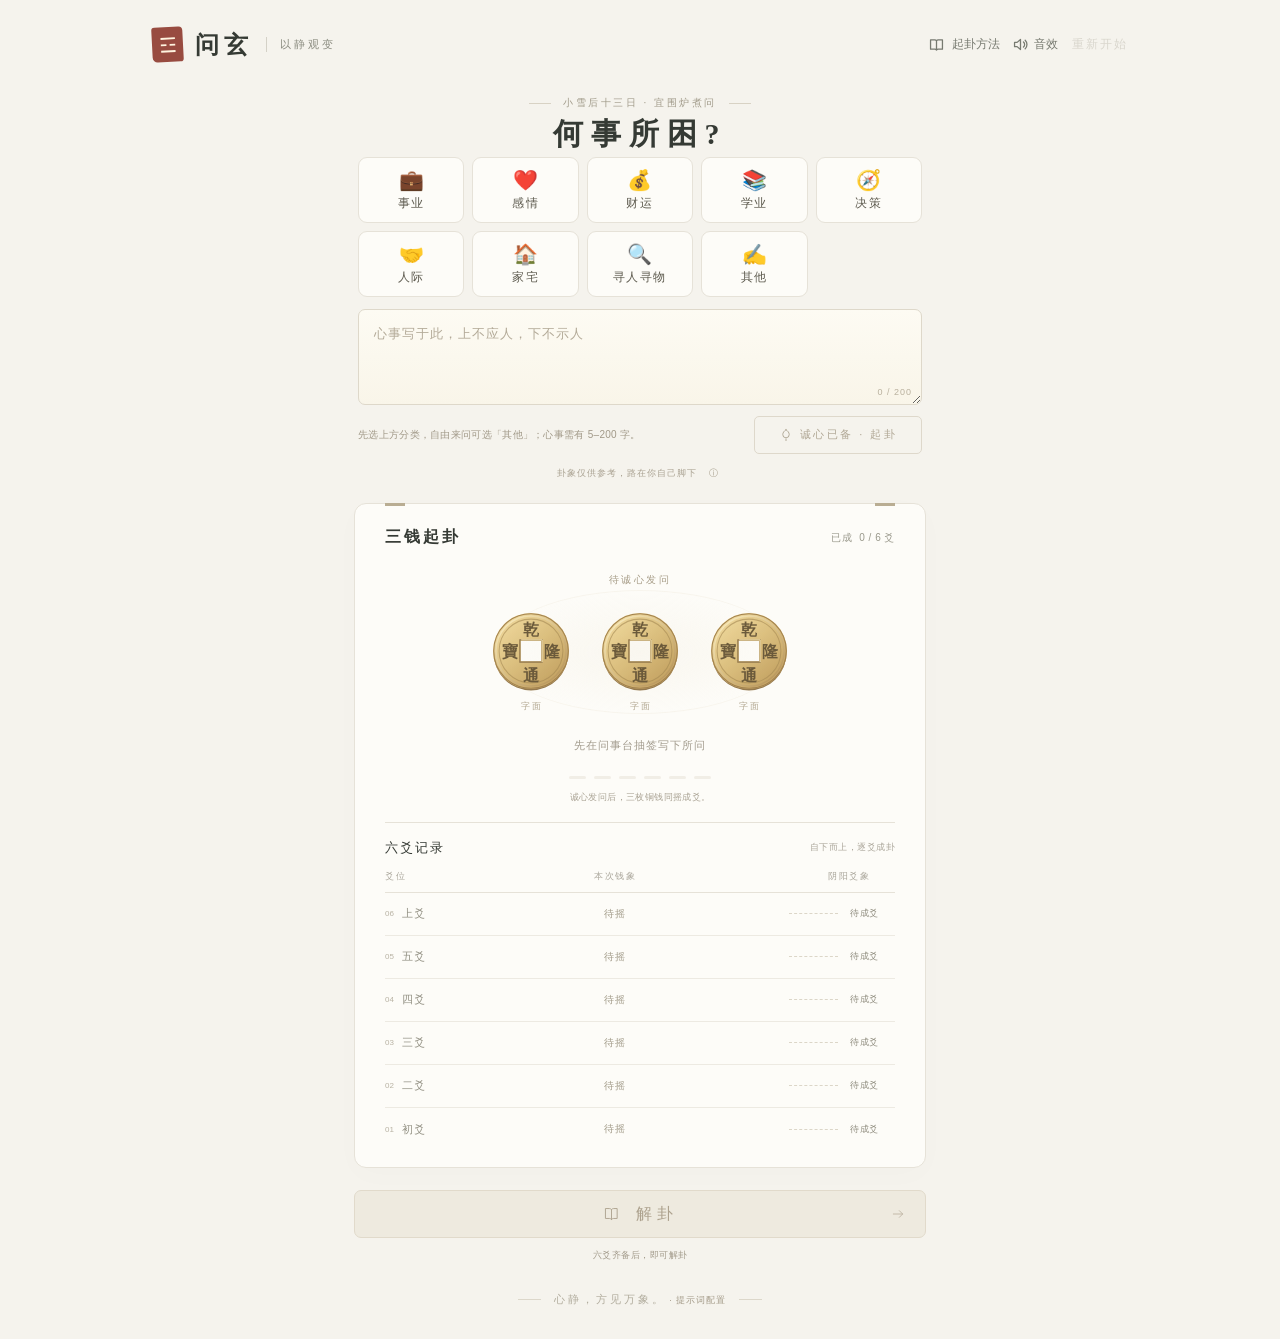
<file: src/index.html>
<!DOCTYPE html>
<html lang="zh-CN">
<head>
  <meta charset="UTF-8">
  <meta name="viewport" content="width=device-width, initial-scale=1">
  <meta name="theme-color" content="#f5f3ed">
  <meta name="description" content="问玄：三枚铜钱，轻摇六次。一摇一爻，自下而上，静观本卦与变卦。支持本地离线使用。">
  <title>问玄 · 一念起，六爻生</title>
  <link rel="icon" href="[data-uri]" type="image/svg+xml">
  <link rel="stylesheet" href="css/style.css">
  <link rel="stylesheet" href="css/paipan.css">
  <link rel="stylesheet" href="css/reading.css">
  <script src="js/hexagram.js" defer></script>
  <script src="js/vendor/lunar.min.js" defer></script>
  <script src="js/liuyao.js" defer></script>
  <script src="js/paipan.js" defer></script>
  <script src="js/ask-data.js" defer></script>
  <script src="js/app.js" defer></script>
</head>
<body>
  <svg class="svg-library" xmlns="http://www.w3.org/2000/svg" aria-hidden="true">
    <defs>
      <linearGradient id="coin-gold" x1="8" y1="6" x2="55" y2="60" gradientUnits="userSpaceOnUse"><stop stop-color="#efd58f"/><stop offset=".48" stop-color="#d5b468"/><stop offset="1" stop-color="#b48b40"/></linearGradient>
      <linearGradient id="coin-edge" x1="8" y1="5" x2="55" y2="59" gradientUnits="userSpaceOnUse"><stop stop-color="#fff0ba"/><stop offset="1" stop-color="#a47a36"/></linearGradient>
      <!-- Both the face and the lower edge have the same real square cutout. -->
      <symbol id="coin-shell" viewBox="0 0 64 64">
        <path fill="#80602d" fill-rule="evenodd" d="M32 5a28.5 28.5 0 1 1 0 57 28.5 28.5 0 0 1 0-57ZM24 24H40V40H24Z"/>
        <path fill="url(#coin-gold)" fill-rule="evenodd" d="M32 3a29 29 0 1 1 0 58 29 29 0 0 1 0-58ZM24 24H40V40H24Z"/>
        <circle cx="32" cy="32" r="28.4" fill="none" stroke="#916b2f" stroke-width=".8"/>
        <circle cx="32" cy="32" r="26.7" fill="none" stroke="url(#coin-edge)" stroke-width="1.2"/>
        <circle cx="32" cy="32" r="24.3" fill="none" stroke="#957435" stroke-opacity=".6" stroke-width=".8"/>
        <path d="M23.5 23.5H40.5V40.5H23.5Z" fill="none" stroke="#80602d" stroke-width=".9" stroke-linejoin="miter"/>
        <path d="M24.5 23.5H40.5V40.5" fill="none" stroke="#fae3a4" stroke-width=".75" stroke-linecap="butt"/>
      </symbol>
      <symbol id="coin-front" viewBox="0 0 64 64">
        <use href="#coin-shell" width="64" height="64"/>
        <g fill="#503c18" font-size="12" font-family="'Songti SC',SimSun,serif" font-weight="700" text-anchor="middle"><text x="32" y="19.5">乾</text><text x="48" y="36.5">隆</text><text x="32" y="55">通</text><text x="16" y="36.5">寶</text></g>
      </symbol>
      <symbol id="coin-back" viewBox="0 0 64 64">
        <use href="#coin-shell" width="64" height="64"/>
        <g stroke="#574019" stroke-width="1.7" stroke-linecap="round" stroke-linejoin="round" fill="none"><path d="M15 22v19m-3-15 6-3m-6 10 6-4m-6 11 6-4M49 22v19m-3-17 6 3m-6 3 6 3m-6 3 6 3"/><path d="M27 15h10m-8-3 3 3-3 3m-2 31h10m-2-3-3 3 3 3" stroke-width="1.35"/></g>
      </symbol>
      <symbol id="icon-arrow" viewBox="0 0 24 24"><path d="M5 12h14m-5-5 5 5-5 5"/></symbol>
    </defs>
  </svg>

  <header class="site-header">
    <a class="brand" href="#question-section" aria-label="问玄，返回问事台">
      <span class="brand-seal" aria-hidden="true"><svg viewBox="0 0 30 30"><path d="M6 7h18M6 15h7m4 0h7M6 23h18"/></svg></span>
      <span class="brand-name">问玄</span><span class="brand-divider"></span><span class="brand-note">以静观变</span>
    </a>
    <div class="header-actions">
      <button class="method-button" id="open-method" type="button" aria-haspopup="dialog"><svg viewBox="0 0 20 20" aria-hidden="true"><path d="M3 4.5h5a3 3 0 0 1 2 1 3 3 0 0 1 2-1h5v11h-5a3 3 0 0 0-2 1 3 3 0 0 0-2-1H3Z M10 5.5v11"/></svg>起卦方法</button>
      <button class="sound-toggle" id="sound-toggle" type="button" aria-pressed="true"><svg viewBox="0 0 20 20" aria-hidden="true"><path d="M3 7.5h3l4-3.5v12l-4-3.5H3ZM13.5 7a4 4 0 0 1 0 6M15.5 5a7 7 0 0 1 0 10"/><path class="mute-line" d="M3.5 16.5 16.5 3.5"/></svg><span>音效</span></button>
      <button class="restart-button" id="restart-app" type="button" disabled title="清空当前所问、卦象、排盘与解读，从问事台重新开始">重新开始</button>
    </div>
  </header>

  <main>
    <section class="question-section ask-stage" id="question-section" aria-label="问事台">
      <p class="ask-atmosphere" id="ask-atmosphere">宜静心 · 宜问事</p>
      <h1 class="ask-title">何事所困?</h1>
      <form class="question-form" id="question-form">
        <div class="ask-categories" id="ask-categories" role="listbox" aria-label="问事分类"></div>
        <p class="ask-tagline" id="ask-tagline" role="status" aria-live="polite" hidden></p>
        <div class="ask-subs" id="ask-subs" hidden></div>
        <div class="ask-paper">
          <textarea class="question-input" id="question-input" name="question" rows="3" maxlength="200" placeholder="心事写于此，上不应人，下不示人" aria-describedby="question-help" required></textarea>
          <span class="ask-count" id="ask-count" aria-hidden="true">0 / 200</span>
        </div>
        <div class="question-footer">
          <p class="question-help" id="question-help" role="status" aria-live="polite">先选上方分类，自由来问可选「其他」；心事需有 5–200 字。</p>
          <button class="lock-question ask-confirm" id="lock-question" type="submit" aria-describedby="question-help" disabled><svg viewBox="0 0 20 20" aria-hidden="true"><path d="M10 2.5c2.6 1.7 4.6 4.1 4.6 6.9a4.6 4.6 0 1 1-9.2 0c0-2.8 2-5.2 4.6-6.9ZM10 15.6v2.4"/></svg><span id="lock-question-label">诚心已备 · 起卦</span></button>
        </div>
        <span class="question-state" id="question-state" hidden></span>
      </form>
      <div class="ask-disclaimer">
        <span class="ask-disclaimer-short">卦象仅供参考，路在你自己脚下</span>
        <button class="ask-disclaimer-toggle" id="ask-disclaimer-toggle" type="button" aria-expanded="false" aria-label="展开完整免责声明">ⓘ</button>
        <p class="ask-disclaimer-full" id="ask-disclaimer-full" hidden>内容基于传统文化典籍生成，仅供文化娱乐参考，不构成医疗、法律、投资、婚姻等专业建议。</p>
      </div>
    </section>

    <section class="casting-card" id="casting-card" aria-labelledby="casting-title">
      <div class="card-heading"><h2 id="casting-title">三钱起卦</h2><span class="direction-note">已成 <span id="cast-progress">0 / 6 爻</span></span></div>
      <div class="coin-stage is-awaiting" id="coin-stage">
        <p class="stage-kicker" id="stage-kicker">待诚心发问</p>
        <button class="coin-control" id="coin-control" type="button" aria-label="请先在问事台诚心发问" aria-describedby="coin-hint" disabled><span class="coin-sparkles" aria-hidden="true"><i></i><i></i><i></i><i></i><i></i><i></i></span></button>
        <p class="coin-hint" id="coin-hint"><svg class="coin-click-icon" viewBox="0 0 24 24" aria-hidden="true"><path d="M9 12V5a2 2 0 0 1 4 0v6l1-1a2 2 0 0 1 3 1h1a2 2 0 0 1 2 2v3c0 3-2 5-5 5h-2c-2 0-3-1-4-2l-4-5a2 2 0 0 1 3-2l1 1Z"/><path d="M3 5h2m0-4 1 2m9-1-1 1"/></svg><span id="coin-hint-text">先在问事台抽签写下所问，再开始摇卦</span></p>
        <div class="progress-steps" id="progress-steps" aria-hidden="true"><span class="step-dot"></span><span class="step-dot"></span><span class="step-dot"></span><span class="step-dot"></span><span class="step-dot"></span><span class="step-dot"></span></div>
        <p class="cast-status" id="cast-status" role="status" aria-live="polite">诚心发问后，三枚铜钱同摇成爻。</p>
      </div>
      <div class="record-heading"><h3>六爻记录</h3><span>自下而上，逐爻成卦</span></div>
      <div class="column-headings" aria-hidden="true"><span>爻位</span><span>本次钱象</span><span>阴阳爻象</span></div>
      <div class="coin-rows" id="coin-rows" aria-label="六次摇卦记录，上爻在上，初爻在下"></div>
    </section>

    <div class="interpret-action">
      <button class="interpret-button" id="interpret-button" type="button" aria-controls="result-section" aria-expanded="false" disabled><svg class="interpret-icon" viewBox="0 0 24 24" aria-hidden="true"><path d="M4 5h5a4 4 0 0 1 3 1.5A4 4 0 0 1 15 5h5v14h-5a4 4 0 0 0-3 1.5A4 4 0 0 0 9 19H4ZM12 6.5v14"/></svg><span id="interpret-label">解卦</span><svg class="interpret-arrow" viewBox="0 0 24 24" aria-hidden="true"><use href="#icon-arrow"/></svg></button>
      <p class="interpret-hint" id="interpret-hint" role="status" aria-live="polite">六爻齐备后，即可解卦</p>
    </div>

    <section class="result-section" id="result-section" aria-labelledby="result-title" tabindex="-1" hidden>
      <div class="section-heading"><h2 id="result-title">卦成 · 观象</h2><span id="moving-count"></span></div>
      <div class="result-pair">
        <article class="hexagram-result"><div class="result-kicker">本 卦 <span>此刻之象</span></div><div class="hexagram-body"><div class="hexagram-lines" id="primary-lines" aria-hidden="true"></div><div class="hexagram-description"><p class="hexagram-number" id="primary-number"></p><h3 id="primary-name"></h3><p class="trigram-names" id="primary-trigrams"></p><p class="gua-ci" id="primary-guaci" hidden></p></div></div></article>
        <span class="result-arrow" aria-hidden="true"><svg><use href="#icon-arrow"/></svg></span>
        <article class="hexagram-result changed-result"><div class="result-kicker">变 卦 <span>变化之象</span></div><div class="hexagram-body"><div class="hexagram-lines" id="changed-lines" aria-hidden="true"></div><div class="hexagram-description"><p class="hexagram-number" id="changed-number"></p><h3 id="changed-name"></h3><p class="trigram-names" id="changed-trigrams"></p><p class="gua-ci" id="changed-guaci" hidden></p></div></div></article>
      </div>
      <p class="change-explanation" id="change-explanation"></p>
      <article class="ai-reading" id="ai-reading" aria-labelledby="reading-title" hidden>
        <div class="reading-heading"><h3 id="reading-title">解卦 · 回应所问</h3><span class="reading-state" id="reading-state" role="status" aria-live="polite">解读中</span></div>
        <p class="reading-question" id="reading-question"></p>
        <div class="reading-status" id="reading-status" role="status" aria-live="polite"><span class="reading-spinner" aria-hidden="true"></span><span id="reading-status-text">正在结合所问与卦象解读，请稍候…</span></div>
        <div class="reading-content" id="reading-content" hidden></div>
        <p class="reading-error" id="reading-error" role="alert" hidden></p>
        <div class="followup-panel" id="followup-panel" hidden>
          <p class="followup-title" id="followup-title">还有所惑？就此卦追问（剩余 3 次）</p>
          <textarea class="followup-input" id="followup-input" rows="2" maxlength="200" placeholder="就这一卦，把疑问写清楚…"></textarea>
          <div class="followup-actions">
            <span class="followup-count" id="followup-count">0 / 200</span>
            <button class="followup-button" id="followup-button" type="button" disabled>追问</button>
          </div>
          <p class="followup-error" id="followup-error" role="alert" hidden></p>
        </div>
        <p class="followup-closed" id="followup-closed" hidden>此卦已尽，建议心定后另择时再问。</p>
        <a class="reading-service-link" id="reading-service-link" href="http://127.0.0.1:3000" hidden>打开本地服务页面</a>
      </article>
    </section>

    <footer class="site-footer"><span class="footer-line"></span><span>心静，方见万象。<a class="prompt-link" href="prompt.html" target="_blank" rel="noopener"> · 提示词配置</a></span><span class="footer-line"></span></footer>
  </main>

  <dialog id="method-dialog" aria-labelledby="method-title">
    <div class="dialog-heading"><span class="eyebrow">三钱起卦</span><button class="close-button" id="close-method" type="button" aria-label="关闭起卦方法"><svg viewBox="0 0 20 20" aria-hidden="true"><path d="m5 5 10 10M15 5 5 15"/></svg></button></div>
    <h2 id="method-title">静心一念，六爻成卦。</h2>
    <ol class="method-steps"><li><span>01</span><div><h3>抽签写下心事</h3><p>先在问事台选一支分类签，再用模板或自由写下 5–200 字的心事；自由来问可选「其他」。点击「诚心已备 · 起卦」，疏文焚化后不可修改，铜钱即可开始摇卦。</p></div></li><li><span>02</span><div><h3>三枚铜钱，轻摇六次</h3><p>轻点任意一枚铜钱，三钱同时翻转，落成一爻。同样的三枚铜钱重复摇六次，记录从最下方初爻依次向上，直到上爻。</p></div></li><li><span>03</span><div><h3>观本卦，知其变</h3><p>阳爻为一条实线，阴爻为两段断线。动爻以朱砂红标记，阴阳互换后形成变卦。六爻成卦后铜钱锁定，点击「解卦」查看本卦、变卦与动爻说明。</p></div></li></ol>
    <div class="method-note"><svg aria-hidden="true" viewBox="0 0 64 64"><use href="#coin-front"/></svg><p><strong>字面</strong>有「乾隆通寶」四字<br><strong>背面</strong>为纹饰图案</p></div>
    <button class="dialog-confirm" id="confirm-method" type="button">明白了，静心起卦</button>
  </dialog>

  <dialog class="centering-dialog" id="restart-dialog" aria-labelledby="restart-title">
    <p class="centering-eyebrow">重 新 开 始</p>
    <h2 id="restart-title">从问事台重新来过？</h2>
    <p class="centering-description">当前所问、卦象、排盘与解读将一并清空，<br>此后需重新抽签写下心事。</p>
    <div class="centering-actions">
      <button class="centering-cancel" id="restart-cancel" type="button">暂不</button>
      <button class="centering-confirm" id="restart-confirm" type="button">从头开始</button>
    </div>
  </dialog>
</body>
</html>
</file>
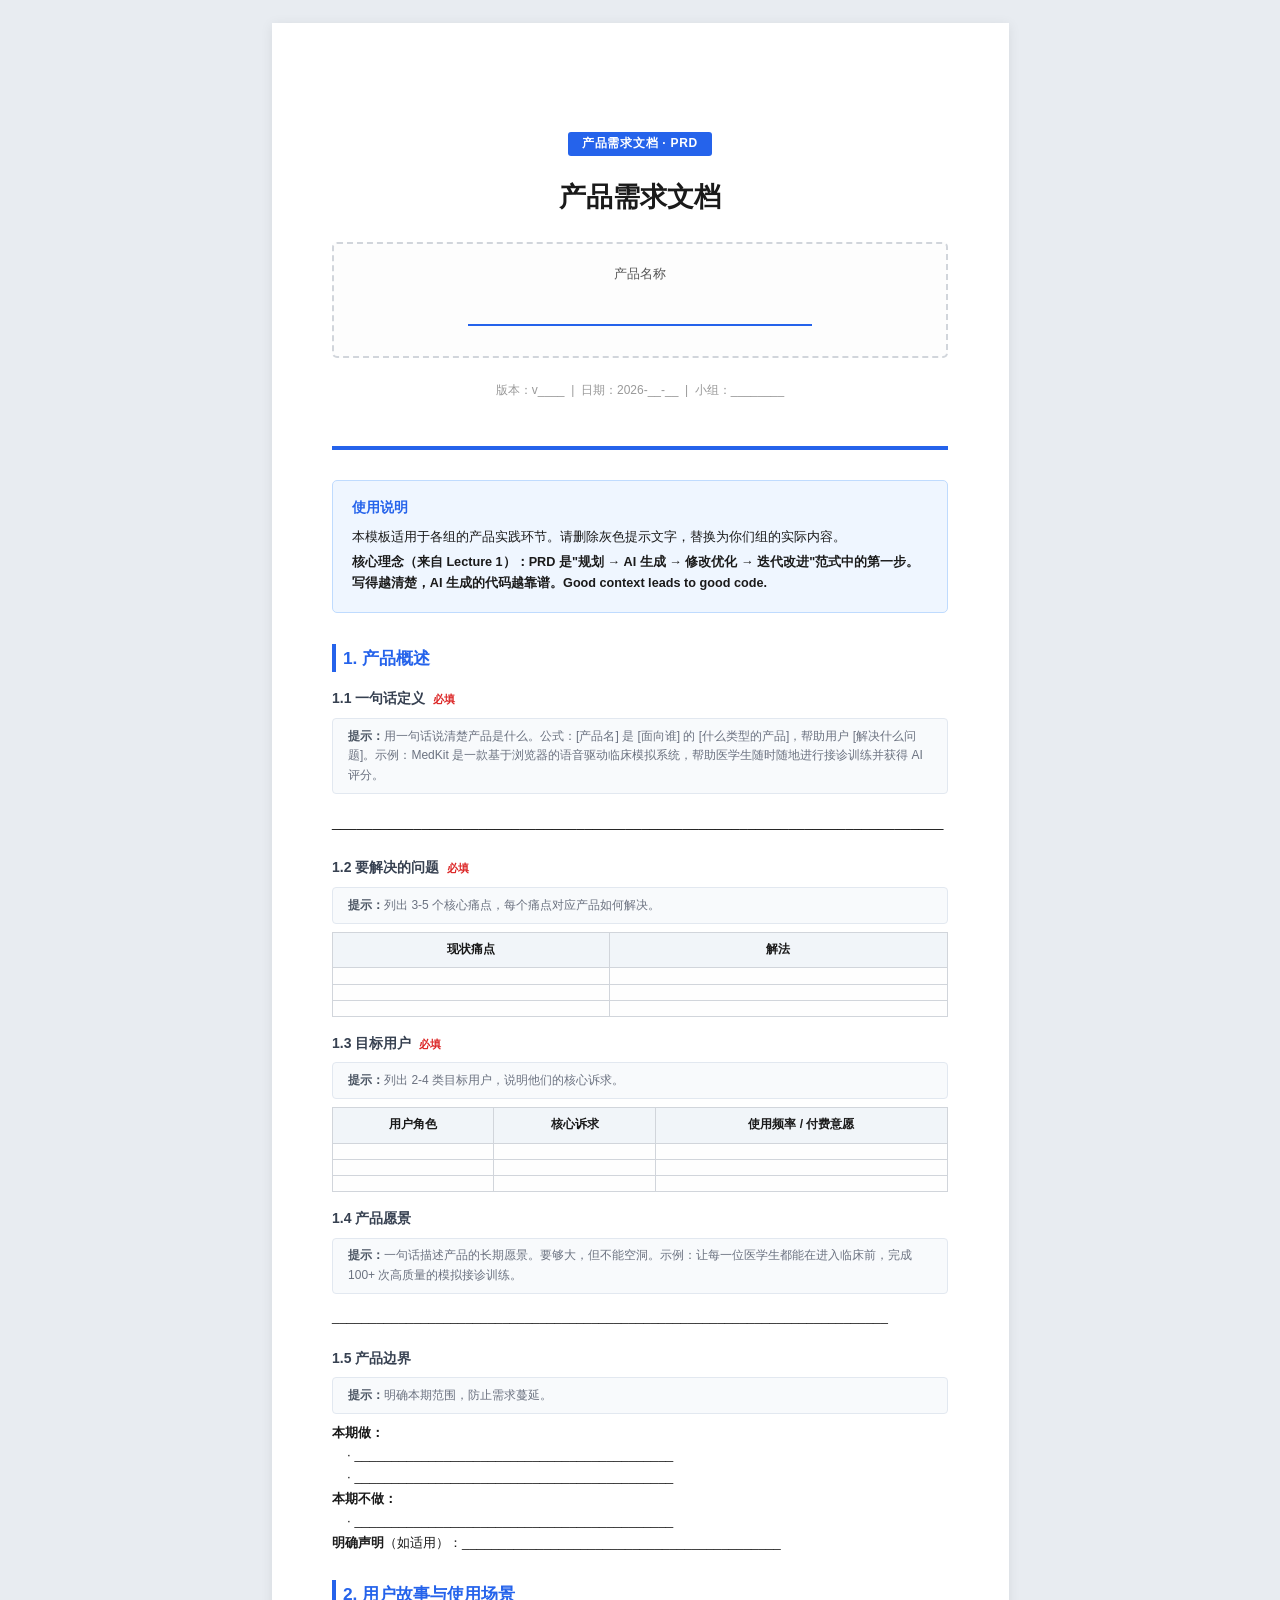
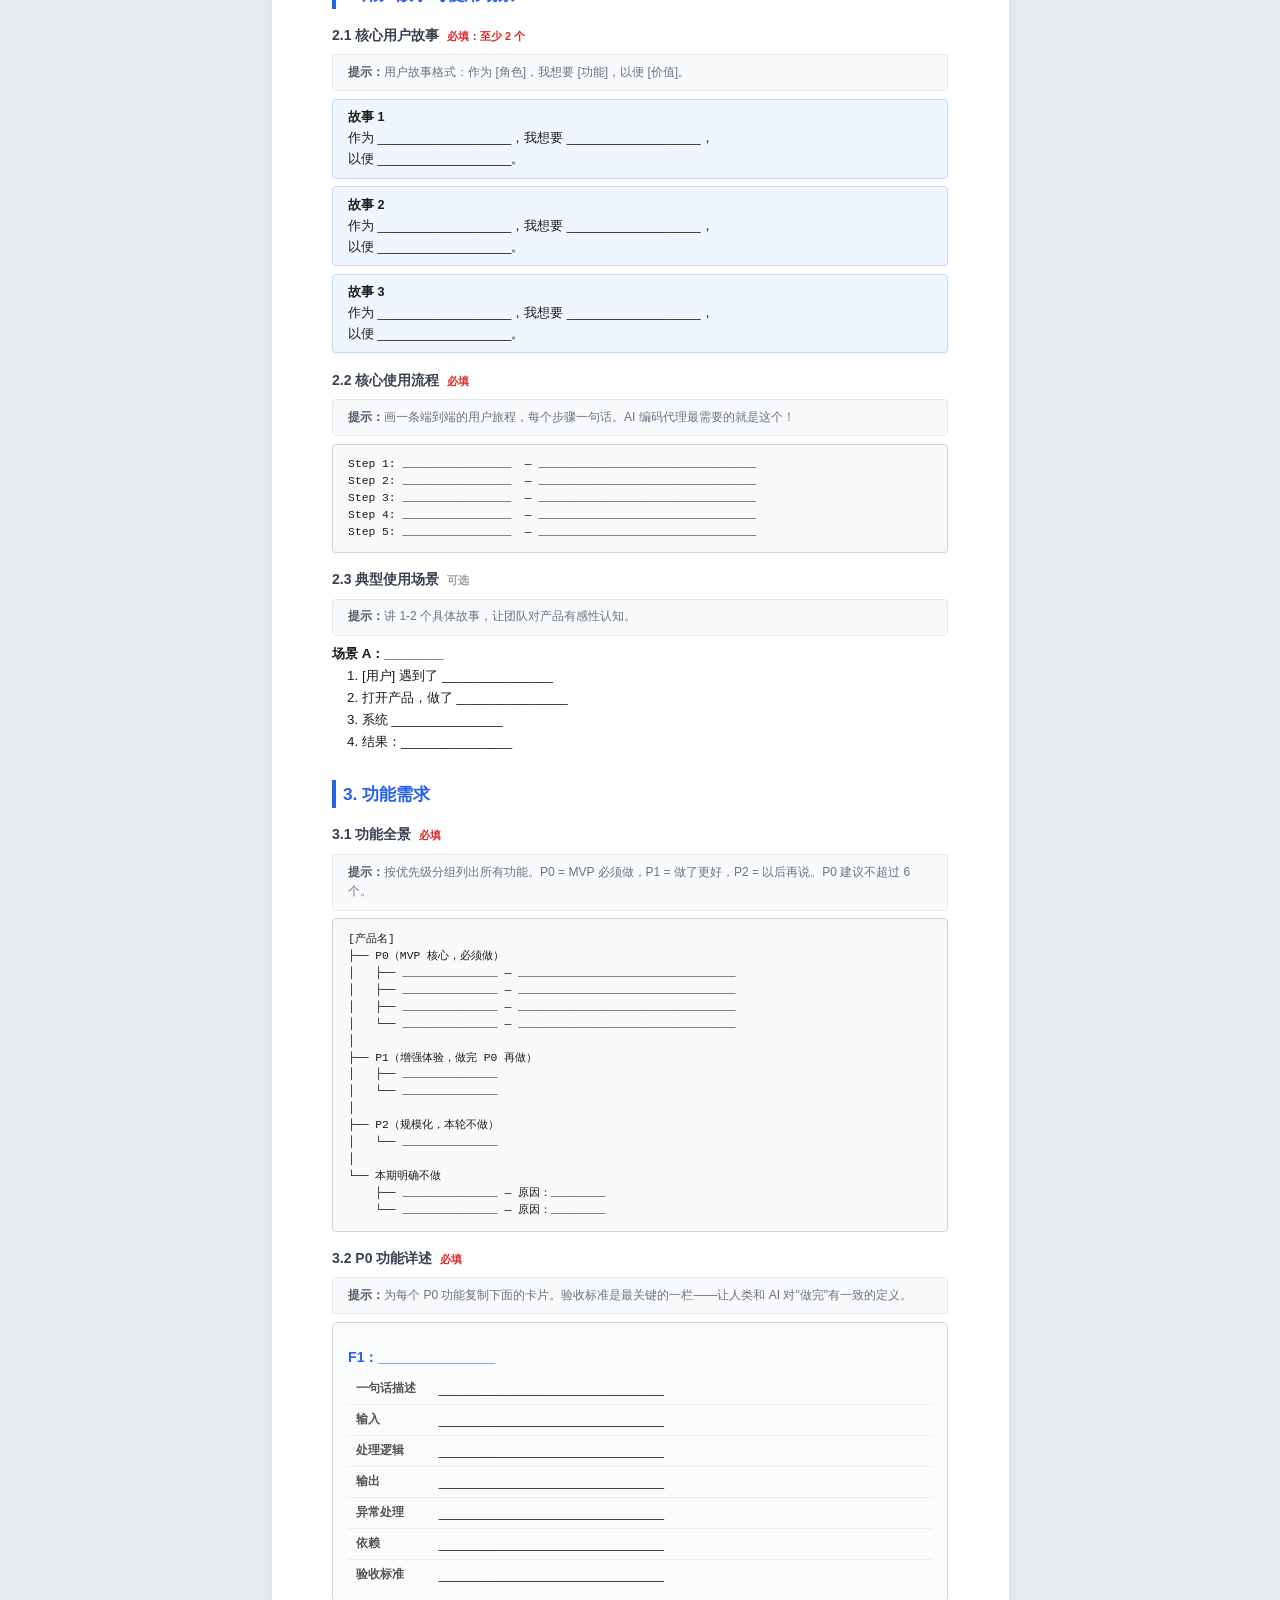
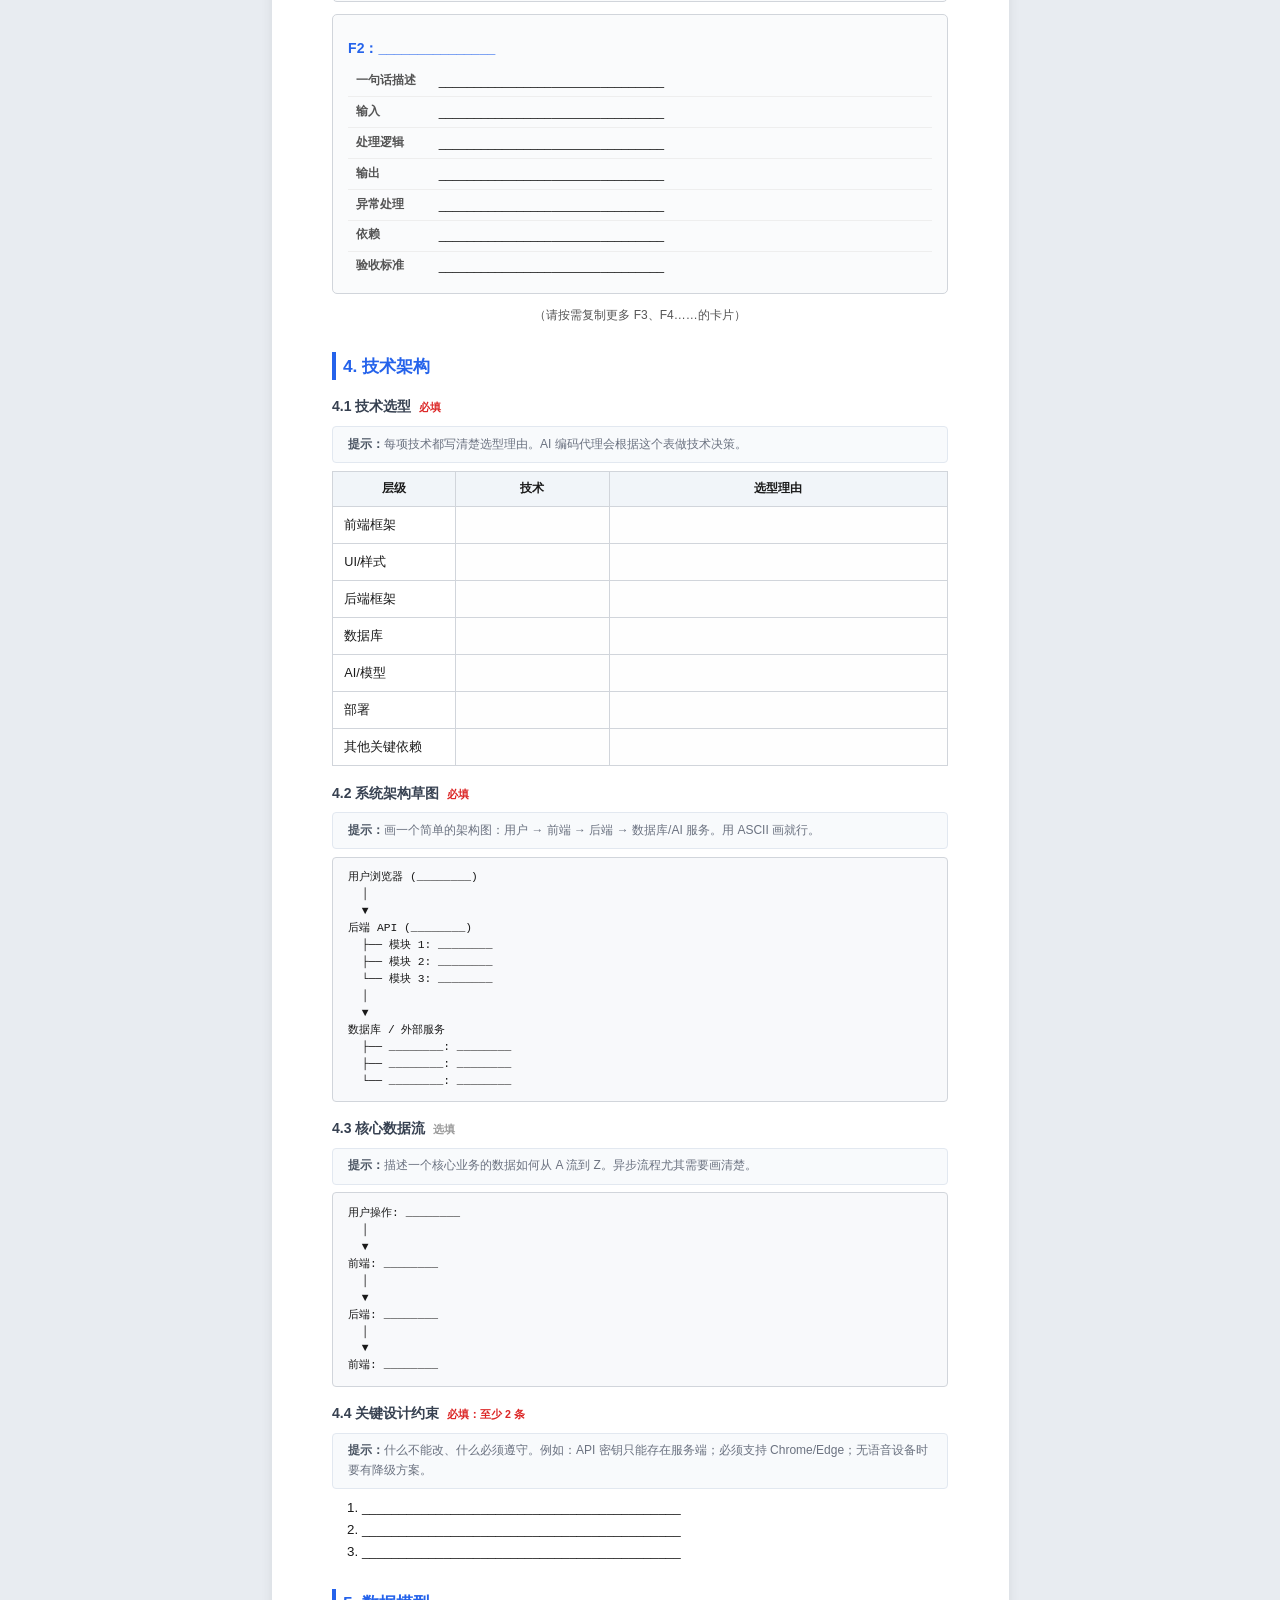
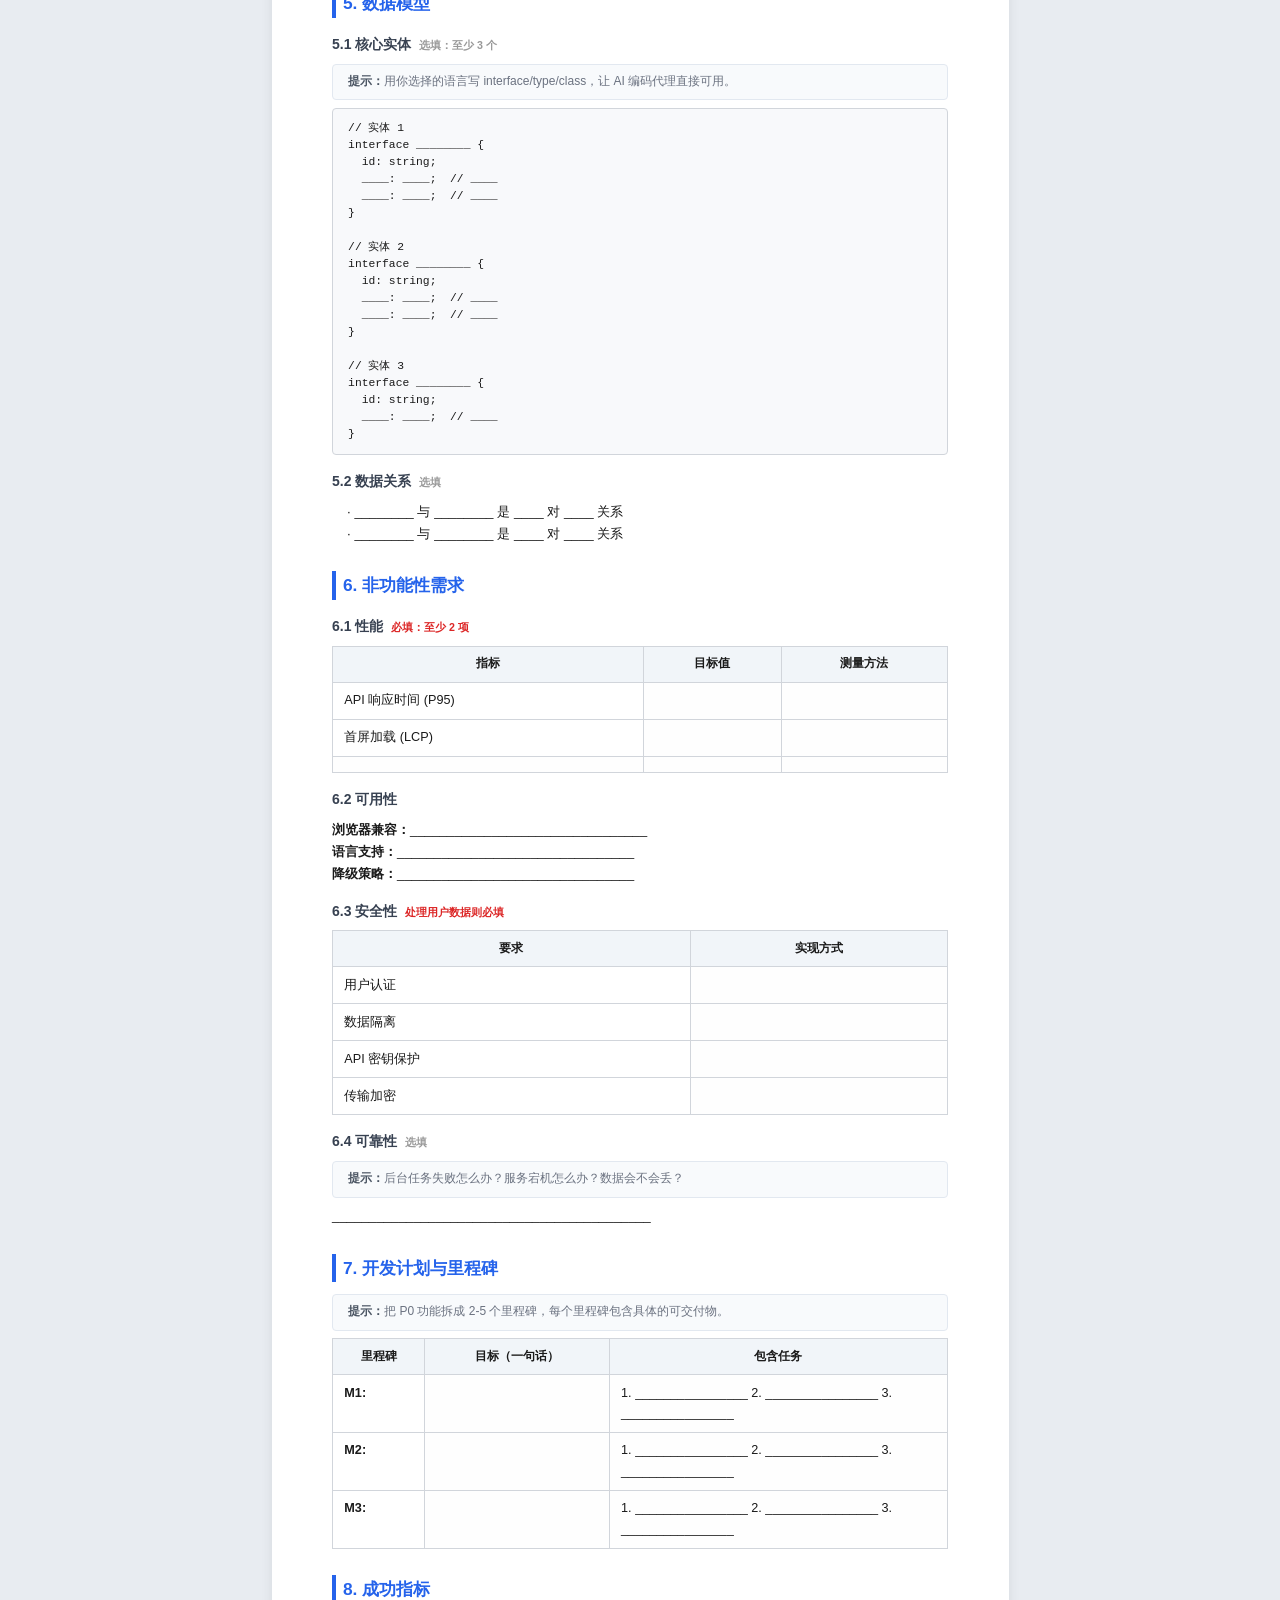
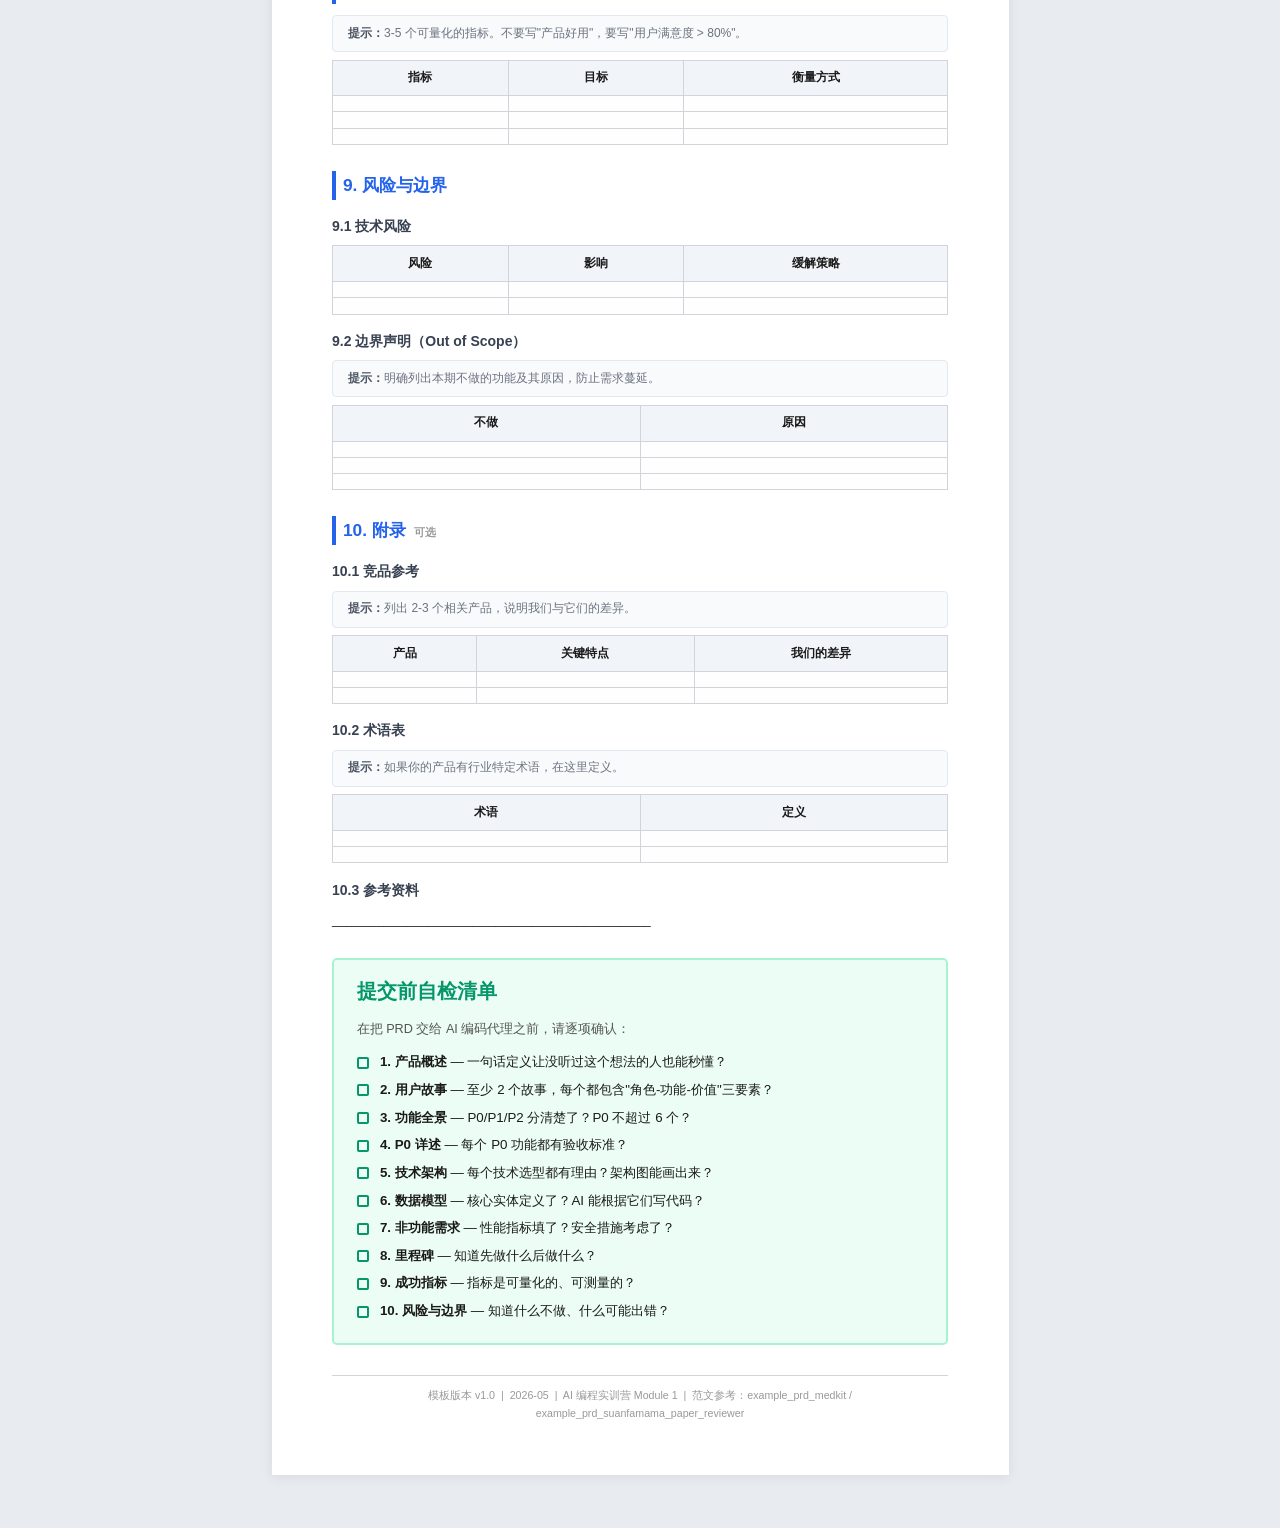
<file: prd_template.html>
<!DOCTYPE html>
<html lang="zh-CN">
<head>
<meta charset="UTF-8">
<meta name="viewport" content="width=device-width, initial-scale=1.0">
<title>PRD 模板 · AI 编程实训营</title>
<style>
  @page { size: A4; margin: 14mm 14mm 14mm 14mm; }

  *, *::before, *::after { box-sizing: border-box; margin: 0; padding: 0; }

  :root {
    --primary: #2563eb; --primary-light: #eff6ff; --text: #1a1a1a;
    --muted: #555; --faint: #999; --border: #d1d5db; --row-stripe: #f9fafb;
    --hint-bg: #f8fafc; --hint-border: #e2e8f0; --code-bg: #f8f9fb;
    --check-bg: #ecfdf5; --check-border: #a7f3d0;
  }

  body {
    font-family: "PingFang SC", "Hiragino Sans GB", "Microsoft YaHei", sans-serif;
    font-size: 10pt; line-height: 1.65; color: var(--text);
    -webkit-print-color-adjust: exact; print-color-adjust: exact;
  }
  @media screen { body { background: #e8ecf1; padding: 6mm 0; } }

  .doc {
    max-width: 195mm; margin: 0 auto; background: #fff; padding: 14mm 16mm;
  }
  @media screen { .doc { box-shadow: 0 2px 12px rgba(0,0,0,.08); margin-bottom: 8mm; } }

  /* 封面 */
  .cover {
    text-align: center; padding: 15mm 0 12mm;
    border-bottom: 4px solid var(--primary); margin-bottom: 8mm;
  }
  .cover .badge {
    display: inline-block; background: var(--primary); color: #fff;
    font-size: 9pt; font-weight: 700; padding: 2px 14px; border-radius: 3px;
    letter-spacing: 0.06em; margin-bottom: 5mm;
  }
  .cover h1 { font-size: 20pt; font-weight: 800; margin-bottom: 3mm; }
  .cover .subtitle { font-size: 11pt; color: var(--muted); }
  .cover .meta { font-size: 9pt; color: var(--faint); margin-top: 3mm; }

  /* 使用说明框 */
  .guide-box {
    background: var(--primary-light); border: 1px solid #bfdbfe;
    border-radius: 5px; padding: 4mm 5mm; margin-bottom: 8mm; font-size: 9.5pt;
  }
  .guide-box h3 { font-size: 10.5pt; margin-bottom: 2mm; color: var(--primary); }
  .guide-box p { margin-bottom: 1mm; }
  .guide-box .core { font-weight: 700; }

  /* 产品名填写 */
  .product-name {
    text-align: center; margin: 6mm 0; padding: 5mm;
    border: 2px dashed var(--border); border-radius: 5px; background: #fdfdfd;
  }
  .product-name label { font-size: 10pt; color: var(--muted); }
  .product-name .name-line {
    display: block; border-bottom: 2px solid var(--primary); width: 60%;
    margin: 3mm auto; height: 8mm;
  }

  /* 章节 */
  .sec { margin-bottom: 7mm; page-break-inside: avoid; }
  .sec h2 {
    font-size: 13pt; font-weight: 700; color: var(--primary);
    border-left: 4px solid var(--primary); padding-left: 7px; margin-bottom: 3mm;
  }
  .sec h3 { font-size: 10.5pt; font-weight: 700; margin: 4mm 0 2mm; color: #374151; }
  .sec h4 { font-size: 10pt; font-weight: 700; margin: 3mm 0 1.5mm; color: var(--muted); }

  /* 提示/注释 */
  .hint {
    background: var(--hint-bg); border: 1px solid var(--hint-border);
    border-radius: 4px; padding: 2mm 4mm; margin-bottom: 2mm; font-size: 9pt; color: #6b7280;
  }
  .hint::before { content: "提示："; font-weight: 700; color: #4b5563; }

  /* 表格 */
  table { width: 100%; border-collapse: collapse; margin: 2mm 0; }
  th, td {
    padding: 2mm 3mm; text-align: left; border: 1px solid var(--border);
    font-size: 9.5pt; vertical-align: top;
  }
  th { background: #f1f5f9; font-weight: 700; font-size: 9pt; text-align: center; }

  /* 填写格 */
  .fill { border-bottom: 1px dashed #aaa; min-width: 30mm; display: inline-block; min-height: 1.2em; }
  td .fill { border-bottom-style: none; }
  td.fill-cell { background: #fefefe; }

  /* 代码/架构块 */
  pre, code { font-family: "SF Mono", "Fira Code", "Consolas", "Monaco", monospace; font-size: 8.5pt; line-height: 1.5; }
  pre {
    background: var(--code-bg); border: 1px solid var(--border);
    border-radius: 4px; padding: 3mm 4mm; overflow-x: auto; margin: 2mm 0; white-space: pre;
  }

  /* 功能卡片 */
  .feat-card {
    background: #fafbfc; border: 1px solid var(--border); border-radius: 5px;
    padding: 3mm 4mm; margin-bottom: 3mm; page-break-inside: avoid;
  }
  .feat-card h4 { color: var(--primary); margin-bottom: 1.5mm; font-size: 10.5pt; }
  .feat-card table { margin: 0; }
  .feat-card td:first-child {
    font-weight: 600; white-space: nowrap; width: 22mm;
    font-size: 9pt; color: var(--muted);
  }
  .feat-card td { border: none; padding: 1.2mm 2mm; background: none; }
  .feat-card tr { border-bottom: 1px solid #eee; }
  .feat-card tr:last-child { border-bottom: none; }

  /* 用户故事 */
  .story-blk {
    background: var(--primary-light); border: 1px solid #bfdbfe; border-radius: 4px;
    padding: 2mm 4mm; margin: 2mm 0; font-size: 9.5pt;
  }

  /* 里程碑 */
  .ms {
    border: 1px solid var(--border); border-radius: 4px;
    padding: 2mm 4mm; margin-bottom: 2mm;
  }
  .ms strong { color: var(--primary); }

  /* 清单 */
  .checklist {
    background: var(--check-bg); border: 2px solid var(--check-border); border-radius: 5px;
    padding: 4mm 6mm; margin-top: 6mm;
  }
  .checklist h2 { border-left-color: #059669; color: #059669; margin-bottom: 3mm; }
  .checklist li { margin-bottom: 1.5mm; font-size: 10pt; }
  .checklist .box { display: inline-block; width: 12px; height: 12px; border: 2px solid #059669; border-radius: 2px; margin-right: 2mm; vertical-align: middle; }

  /* 页脚 */
  .footer {
    text-align: center; font-size: 8pt; color: var(--faint);
    margin-top: 8mm; padding-top: 3mm; border-top: 1px solid var(--border);
  }

  /* 必填标记 */
  .req { color: #dc2626; font-weight: 700; font-size: 8pt; margin-left: 1mm; }
  .opt { color: var(--faint); font-size: 8pt; margin-left: 1mm; }

  /* 打印 */
  @media print {
    body { background: #fff; }
    .doc { box-shadow: none; padding: 10mm 12mm; max-width: 100%; }
    .sec { page-break-inside: avoid; }
    h2, h3, h4 { page-break-after: avoid; }
    pre { page-break-inside: avoid; }
    .feat-card { page-break-inside: avoid; }
    .fill { border-bottom-color: #999; }
  }

  .page-break { page-break-before: always; }
</style>
</head>
<body>

<div class="doc">

<!-- ==================== 封面 ==================== -->
<div class="cover">
  <div class="badge">产品需求文档 · PRD</div>
  <h1>产品需求文档</h1>
  <div class="product-name">
    <label>产品名称</label>
    <span class="name-line"></span>
  </div>
  <p class="meta">版本：v____ &nbsp;|&nbsp; 日期：2026-__-__ &nbsp;|&nbsp; 小组：________</p>
</div>

<!-- ==================== 使用说明 ==================== -->
<div class="guide-box">
  <h3>使用说明</h3>
  <p>本模板适用于各组的产品实践环节。请删除灰色提示文字，替换为你们组的实际内容。</p>
  <p class="core">核心理念（来自 Lecture 1）：PRD 是"规划 → AI 生成 → 修改优化 → 迭代改进"范式中的第一步。<strong>写得越清楚，AI 生成的代码越靠谱。Good context leads to good code.</strong></p>
</div>

<!-- ==================== 1. 产品概述 ==================== -->
<div class="sec">
  <h2>1. 产品概述</h2>

  <h3>1.1 一句话定义 <span class="req">必填</span></h3>
  <div class="hint">用一句话说清楚产品是什么。公式：[产品名] 是 [面向谁] 的 [什么类型的产品]，帮助用户 [解决什么问题]。示例：MedKit 是一款基于浏览器的语音驱动临床模拟系统，帮助医学生随时随地进行接诊训练并获得 AI 评分。</div>
  <p style="font-size:11pt; padding:2mm 0;">___________________________________________________________________________</p>

  <h3>1.2 要解决的问题 <span class="req">必填</span></h3>
  <div class="hint">列出 3-5 个核心痛点，每个痛点对应产品如何解决。</div>
  <table>
    <tr><th style="width:45%;">现状痛点</th><th>解法</th></tr>
    <tr><td class="fill-cell"></td><td class="fill-cell"></td></tr>
    <tr><td class="fill-cell"></td><td class="fill-cell"></td></tr>
    <tr><td class="fill-cell"></td><td class="fill-cell"></td></tr>
  </table>

  <h3>1.3 目标用户 <span class="req">必填</span></h3>
  <div class="hint">列出 2-4 类目标用户，说明他们的核心诉求。</div>
  <table>
    <tr><th>用户角色</th><th>核心诉求</th><th>使用频率 / 付费意愿</th></tr>
    <tr><td class="fill-cell"></td><td class="fill-cell"></td><td class="fill-cell"></td></tr>
    <tr><td class="fill-cell"></td><td class="fill-cell"></td><td class="fill-cell"></td></tr>
    <tr><td class="fill-cell"></td><td class="fill-cell"></td><td class="fill-cell"></td></tr>
  </table>

  <h3>1.4 产品愿景</h3>
  <div class="hint">一句话描述产品的长期愿景。要够大，但不能空洞。示例：让每一位医学生都能在进入临床前，完成 100+ 次高质量的模拟接诊训练。</div>
  <p style="padding:1mm 0;">___________________________________________________________________________</p>

  <h3>1.5 产品边界</h3>
  <div class="hint">明确本期范围，防止需求蔓延。</div>
  <p><strong>本期做：</strong></p>
  <p style="padding-left:4mm;">· ___________________________________________</p>
  <p style="padding-left:4mm;">· ___________________________________________</p>
  <p><strong>本期不做：</strong></p>
  <p style="padding-left:4mm;">· ___________________________________________</p>
  <p><strong>明确声明</strong>（如适用）：___________________________________________</p>
</div>

<!-- ==================== 2. 用户故事与使用场景 ==================== -->
<div class="sec">
  <h2>2. 用户故事与使用场景</h2>

  <h3>2.1 核心用户故事 <span class="req">必填：至少 2 个</span></h3>
  <div class="hint">用户故事格式：作为 [角色]，我想要 [功能]，以便 [价值]。</div>

  <div class="story-blk">
    <p><strong>故事 1</strong></p>
    <p>作为 ___________________，我想要 ___________________，</p>
    <p>以便 ___________________。</p>
  </div>
  <div class="story-blk">
    <p><strong>故事 2</strong></p>
    <p>作为 ___________________，我想要 ___________________，</p>
    <p>以便 ___________________。</p>
  </div>
  <div class="story-blk">
    <p><strong>故事 3</strong></p>
    <p>作为 ___________________，我想要 ___________________，</p>
    <p>以便 ___________________。</p>
  </div>

  <h3>2.2 核心使用流程 <span class="req">必填</span></h3>
  <div class="hint">画一条端到端的用户旅程，每个步骤一句话。AI 编码代理最需要的就是这个！</div>
  <pre>Step 1: ________________  — ________________________________
Step 2: ________________  — ________________________________
Step 3: ________________  — ________________________________
Step 4: ________________  — ________________________________
Step 5: ________________  — ________________________________</pre>

  <h3>2.3 典型使用场景 <span class="opt">可选</span></h3>
  <div class="hint">讲 1-2 个具体故事，让团队对产品有感性认知。</div>
  <p><strong>场景 A：________</strong></p>
  <p style="padding-left:4mm;">1. [用户] 遇到了 _______________</p>
  <p style="padding-left:4mm;">2. 打开产品，做了 _______________</p>
  <p style="padding-left:4mm;">3. 系统 _______________</p>
  <p style="padding-left:4mm;">4. 结果：_______________</p>
</div>

<!-- ==================== 3. 功能需求 ==================== -->
<div class="sec">
  <h2>3. 功能需求</h2>

  <h3>3.1 功能全景 <span class="req">必填</span></h3>
  <div class="hint">按优先级分组列出所有功能。P0 = MVP 必须做，P1 = 做了更好，P2 = 以后再说。P0 建议不超过 6 个。</div>
  <pre>[产品名]
├── P0（MVP 核心，必须做）
│   ├── ______________ — ________________________________
│   ├── ______________ — ________________________________
│   ├── ______________ — ________________________________
│   └── ______________ — ________________________________
│
├── P1（增强体验，做完 P0 再做）
│   ├── ______________
│   └── ______________
│
├── P2（规模化，本轮不做）
│   └── ______________
│
└── 本期明确不做
    ├── ______________ — 原因：________
    └── ______________ — 原因：________</pre>

  <h3>3.2 P0 功能详述 <span class="req">必填</span></h3>
  <div class="hint">为每个 P0 功能复制下面的卡片。验收标准是最关键的一栏——让人类和 AI 对"做完"有一致的定义。</div>

  <div class="feat-card">
    <h4>F1：_______________</h4>
    <table>
      <tr><td>一句话描述</td><td>________________________________</td></tr>
      <tr><td>输入</td><td>________________________________</td></tr>
      <tr><td>处理逻辑</td><td>________________________________</td></tr>
      <tr><td>输出</td><td>________________________________</td></tr>
      <tr><td>异常处理</td><td>________________________________</td></tr>
      <tr><td>依赖</td><td>________________________________</td></tr>
      <tr><td>验收标准</td><td>________________________________</td></tr>
    </table>
  </div>

  <div class="feat-card">
    <h4>F2：_______________</h4>
    <table>
      <tr><td>一句话描述</td><td>________________________________</td></tr>
      <tr><td>输入</td><td>________________________________</td></tr>
      <tr><td>处理逻辑</td><td>________________________________</td></tr>
      <tr><td>输出</td><td>________________________________</td></tr>
      <tr><td>异常处理</td><td>________________________________</td></tr>
      <tr><td>依赖</td><td>________________________________</td></tr>
      <tr><td>验收标准</td><td>________________________________</td></tr>
    </table>
  </div>

  <p style="text-align:center; font-size:9pt; color:var(--muted); margin-top:2mm;">（请按需复制更多 F3、F4……的卡片）</p>
</div>

<!-- ==================== 4. 技术架构 ==================== -->
<div class="page-break"></div>

<div class="sec">
  <h2>4. 技术架构</h2>

  <h3>4.1 技术选型 <span class="req">必填</span></h3>
  <div class="hint">每项技术都写清楚选型理由。AI 编码代理会根据这个表做技术决策。</div>
  <table>
    <tr><th style="width:20%;">层级</th><th style="width:25%;">技术</th><th>选型理由</th></tr>
    <tr><td>前端框架</td><td class="fill-cell"></td><td class="fill-cell"></td></tr>
    <tr><td>UI/样式</td><td class="fill-cell"></td><td class="fill-cell"></td></tr>
    <tr><td>后端框架</td><td class="fill-cell"></td><td class="fill-cell"></td></tr>
    <tr><td>数据库</td><td class="fill-cell"></td><td class="fill-cell"></td></tr>
    <tr><td>AI/模型</td><td class="fill-cell"></td><td class="fill-cell"></td></tr>
    <tr><td>部署</td><td class="fill-cell"></td><td class="fill-cell"></td></tr>
    <tr><td>其他关键依赖</td><td class="fill-cell"></td><td class="fill-cell"></td></tr>
  </table>

  <h3>4.2 系统架构草图 <span class="req">必填</span></h3>
  <div class="hint">画一个简单的架构图：用户 → 前端 → 后端 → 数据库/AI 服务。用 ASCII 画就行。</div>
  <pre>用户浏览器 (________)
  │
  ▼
后端 API (________)
  ├── 模块 1: ________
  ├── 模块 2: ________
  └── 模块 3: ________
  │
  ▼
数据库 / 外部服务
  ├── ________: ________
  ├── ________: ________
  └── ________: ________</pre>

  <h3>4.3 核心数据流 <span class="opt">选填</span></h3>
  <div class="hint">描述一个核心业务的数据如何从 A 流到 Z。异步流程尤其需要画清楚。</div>
  <pre>用户操作: ________
  │
  ▼
前端: ________
  │
  ▼
后端: ________
  │
  ▼
前端: ________</pre>

  <h3>4.4 关键设计约束 <span class="req">必填：至少 2 条</span></h3>
  <div class="hint">什么不能改、什么必须遵守。例如：API 密钥只能存在服务端；必须支持 Chrome/Edge；无语音设备时要有降级方案。</div>
  <p style="padding-left:4mm;">1. ___________________________________________</p>
  <p style="padding-left:4mm;">2. ___________________________________________</p>
  <p style="padding-left:4mm;">3. ___________________________________________</p>
</div>

<!-- ==================== 5. 数据模型 ==================== -->
<div class="sec">
  <h2>5. 数据模型</h2>

  <h3>5.1 核心实体 <span class="opt">选填：至少 3 个</span></h3>
  <div class="hint">用你选择的语言写 interface/type/class，让 AI 编码代理直接可用。</div>
<pre>// 实体 1
interface ________ {
  id: string;
  ____: ____;  // ____
  ____: ____;  // ____
}

// 实体 2
interface ________ {
  id: string;
  ____: ____;  // ____
  ____: ____;  // ____
}

// 实体 3
interface ________ {
  id: string;
  ____: ____;  // ____
}</pre>

  <h3>5.2 数据关系 <span class="opt">选填</span></h3>
  <p style="padding-left:4mm;">· ________ 与 ________ 是 ____ 对 ____ 关系</p>
  <p style="padding-left:4mm;">· ________ 与 ________ 是 ____ 对 ____ 关系</p>
</div>

<!-- ==================== 6. 非功能性需求 ==================== -->
<div class="sec">
  <h2>6. 非功能性需求</h2>

  <h3>6.1 性能 <span class="req">必填：至少 2 项</span></h3>
  <table>
    <tr><th>指标</th><th>目标值</th><th>测量方法</th></tr>
    <tr><td>API 响应时间 (P95)</td><td class="fill-cell"></td><td class="fill-cell"></td></tr>
    <tr><td>首屏加载 (LCP)</td><td class="fill-cell"></td><td class="fill-cell"></td></tr>
    <tr><td class="fill-cell"></td><td class="fill-cell"></td><td class="fill-cell"></td></tr>
  </table>

  <h3>6.2 可用性</h3>
  <p><strong>浏览器兼容：</strong>________________________________</p>
  <p><strong>语言支持：</strong>________________________________</p>
  <p><strong>降级策略：</strong>________________________________</p>

  <h3>6.3 安全性 <span class="req">处理用户数据则必填</span></h3>
  <table>
    <tr><th>要求</th><th>实现方式</th></tr>
    <tr><td>用户认证</td><td class="fill-cell"></td></tr>
    <tr><td>数据隔离</td><td class="fill-cell"></td></tr>
    <tr><td>API 密钥保护</td><td class="fill-cell"></td></tr>
    <tr><td>传输加密</td><td class="fill-cell"></td></tr>
  </table>

  <h3>6.4 可靠性 <span class="opt">选填</span></h3>
  <div class="hint">后台任务失败怎么办？服务宕机怎么办？数据会不会丢？</div>
  <p>___________________________________________</p>
</div>

<!-- ==================== 7. 里程碑 ==================== -->
<div class="sec">
  <h2>7. 开发计划与里程碑</h2>
  <div class="hint">把 P0 功能拆成 2-5 个里程碑，每个里程碑包含具体的可交付物。</div>

  <table>
    <tr><th style="width:15%;">里程碑</th><th style="width:30%;">目标（一句话）</th><th>包含任务</th></tr>
    <tr>
      <td><strong>M1:</strong></td>
      <td class="fill-cell"></td>
      <td class="fill-cell">1. ________________ 2. ________________ 3. ________________</td>
    </tr>
    <tr>
      <td><strong>M2:</strong></td>
      <td class="fill-cell"></td>
      <td class="fill-cell">1. ________________ 2. ________________ 3. ________________</td>
    </tr>
    <tr>
      <td><strong>M3:</strong></td>
      <td class="fill-cell"></td>
      <td class="fill-cell">1. ________________ 2. ________________ 3. ________________</td>
    </tr>
  </table>
</div>

<!-- ==================== 8. 成功指标 ==================== -->
<div class="sec">
  <h2>8. 成功指标</h2>
  <div class="hint">3-5 个可量化的指标。不要写"产品好用"，要写"用户满意度 > 80%"。</div>
  <table>
    <tr><th>指标</th><th>目标</th><th>衡量方式</th></tr>
    <tr><td class="fill-cell"></td><td class="fill-cell"></td><td class="fill-cell"></td></tr>
    <tr><td class="fill-cell"></td><td class="fill-cell"></td><td class="fill-cell"></td></tr>
    <tr><td class="fill-cell"></td><td class="fill-cell"></td><td class="fill-cell"></td></tr>
  </table>
</div>

<!-- ==================== 9. 风险与边界 ==================== -->
<div class="sec">
  <h2>9. 风险与边界</h2>

  <h3>9.1 技术风险</h3>
  <table>
    <tr><th>风险</th><th>影响</th><th>缓解策略</th></tr>
    <tr><td class="fill-cell"></td><td class="fill-cell"></td><td class="fill-cell"></td></tr>
    <tr><td class="fill-cell"></td><td class="fill-cell"></td><td class="fill-cell"></td></tr>
  </table>

  <h3>9.2 边界声明（Out of Scope）</h3>
  <div class="hint">明确列出本期不做的功能及其原因，防止需求蔓延。</div>
  <table>
    <tr><th>不做</th><th>原因</th></tr>
    <tr><td class="fill-cell"></td><td class="fill-cell"></td></tr>
    <tr><td class="fill-cell"></td><td class="fill-cell"></td></tr>
    <tr><td class="fill-cell"></td><td class="fill-cell"></td></tr>
  </table>
</div>

<!-- ==================== 10. 附录 ==================== -->
<div class="sec">
  <h2>10. 附录 <span class="opt">可选</span></h2>

  <h3>10.1 竞品参考</h3>
  <div class="hint">列出 2-3 个相关产品，说明我们与它们的差异。</div>
  <table>
    <tr><th>产品</th><th>关键特点</th><th>我们的差异</th></tr>
    <tr><td class="fill-cell"></td><td class="fill-cell"></td><td class="fill-cell"></td></tr>
    <tr><td class="fill-cell"></td><td class="fill-cell"></td><td class="fill-cell"></td></tr>
  </table>

  <h3>10.2 术语表</h3>
  <div class="hint">如果你的产品有行业特定术语，在这里定义。</div>
  <table>
    <tr><th>术语</th><th>定义</th></tr>
    <tr><td class="fill-cell"></td><td class="fill-cell"></td></tr>
    <tr><td class="fill-cell"></td><td class="fill-cell"></td></tr>
  </table>

  <h3>10.3 参考资料</h3>
  <p>___________________________________________</p>
</div>

<!-- ==================== 检查清单 ==================== -->
<div class="page-break"></div>

<div class="checklist">
  <h2>提交前自检清单</h2>
  <p style="font-size:9.5pt; color:var(--muted); margin-bottom:3mm;">在把 PRD 交给 AI 编码代理之前，请逐项确认：</p>
  <ul style="list-style:none; padding:0;">
    <li><span class="box"></span> <strong>1. 产品概述</strong> — 一句话定义让没听过这个想法的人也能秒懂？</li>
    <li><span class="box"></span> <strong>2. 用户故事</strong> — 至少 2 个故事，每个都包含"角色-功能-价值"三要素？</li>
    <li><span class="box"></span> <strong>3. 功能全景</strong> — P0/P1/P2 分清楚了？P0 不超过 6 个？</li>
    <li><span class="box"></span> <strong>4. P0 详述</strong> — 每个 P0 功能都有验收标准？</li>
    <li><span class="box"></span> <strong>5. 技术架构</strong> — 每个技术选型都有理由？架构图能画出来？</li>
    <li><span class="box"></span> <strong>6. 数据模型</strong> — 核心实体定义了？AI 能根据它们写代码？</li>
    <li><span class="box"></span> <strong>7. 非功能需求</strong> — 性能指标填了？安全措施考虑了？</li>
    <li><span class="box"></span> <strong>8. 里程碑</strong> — 知道先做什么后做什么？</li>
    <li><span class="box"></span> <strong>9. 成功指标</strong> — 指标是可量化的、可测量的？</li>
    <li><span class="box"></span> <strong>10. 风险与边界</strong> — 知道什么不做、什么可能出错？</li>
  </ul>
</div>

<!-- ====== 尾注 ====== -->
<div class="footer">
  模板版本 v1.0 &nbsp;|&nbsp; 2026-05 &nbsp;|&nbsp; AI 编程实训营 Module 1 &nbsp;|&nbsp; 范文参考：example_prd_medkit / example_prd_suanfamama_paper_reviewer
</div>

</div><!-- /.doc -->

</body>
</html>
</file>
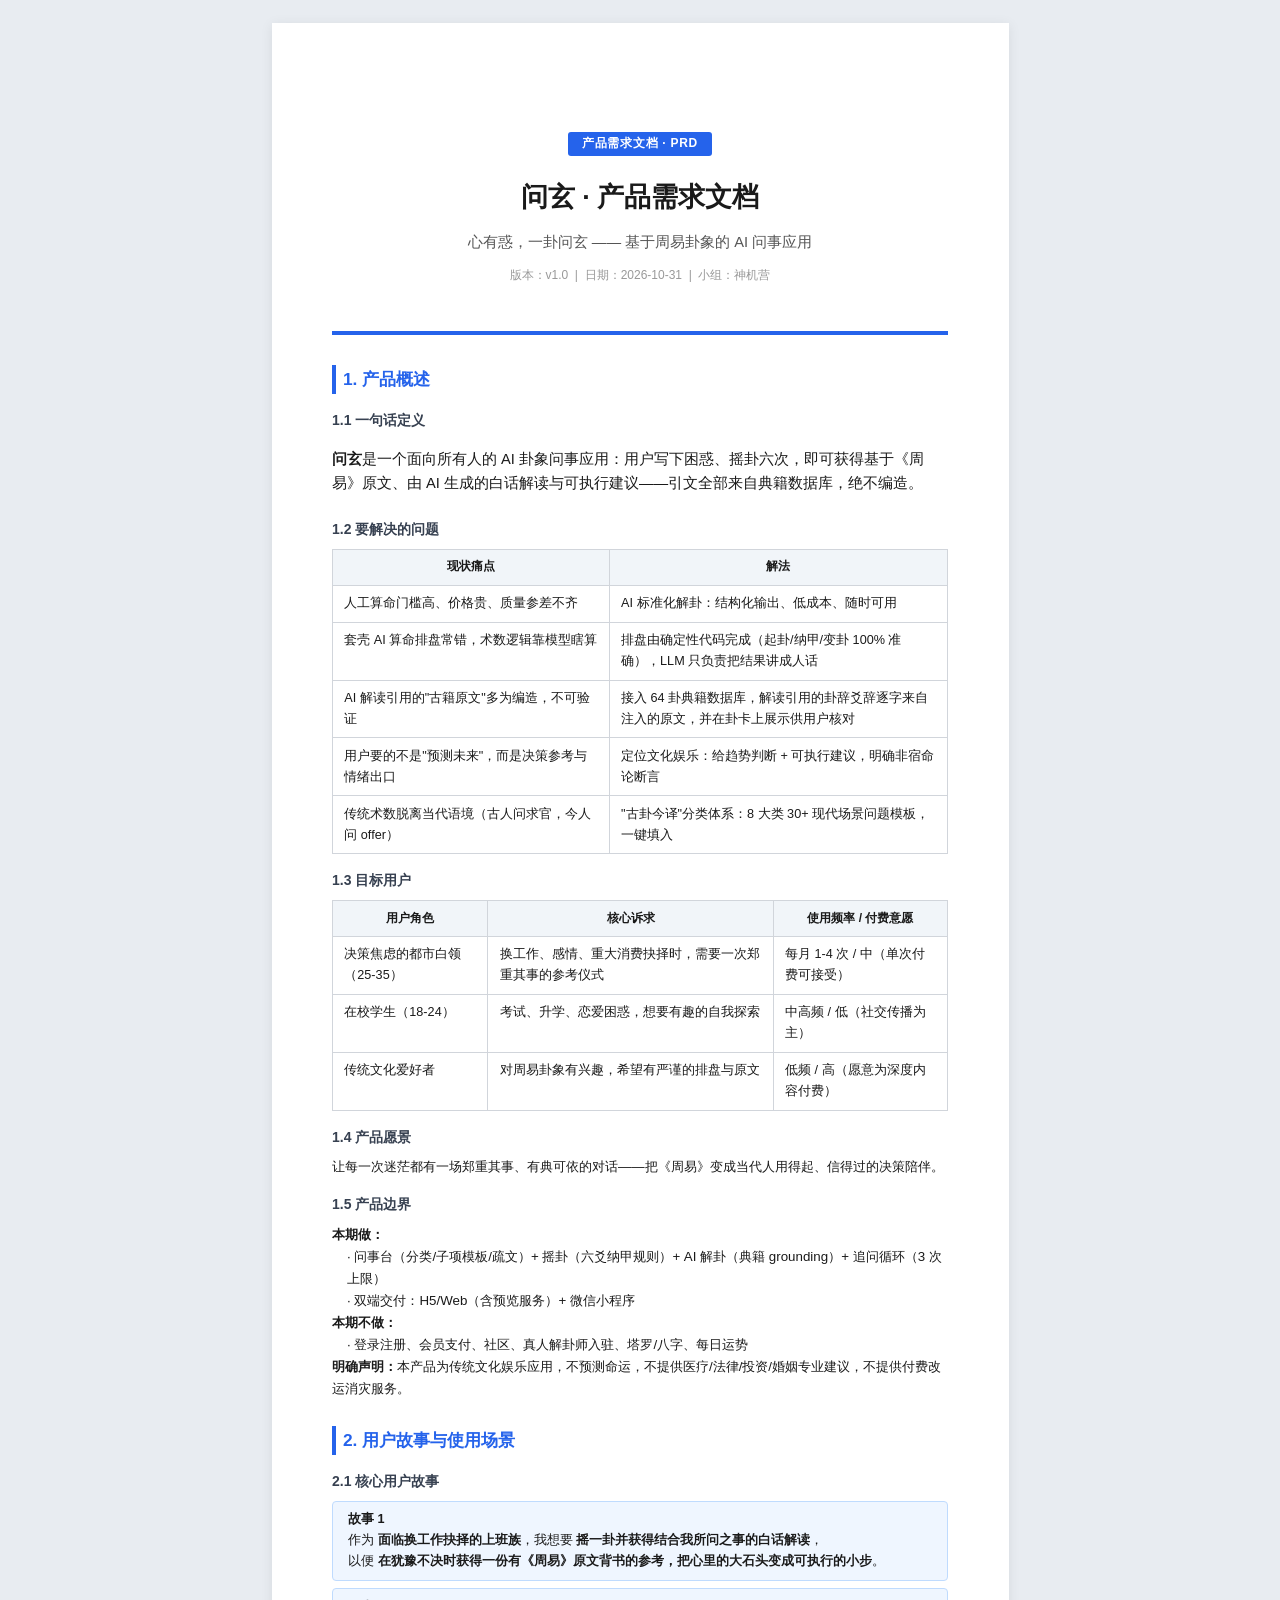
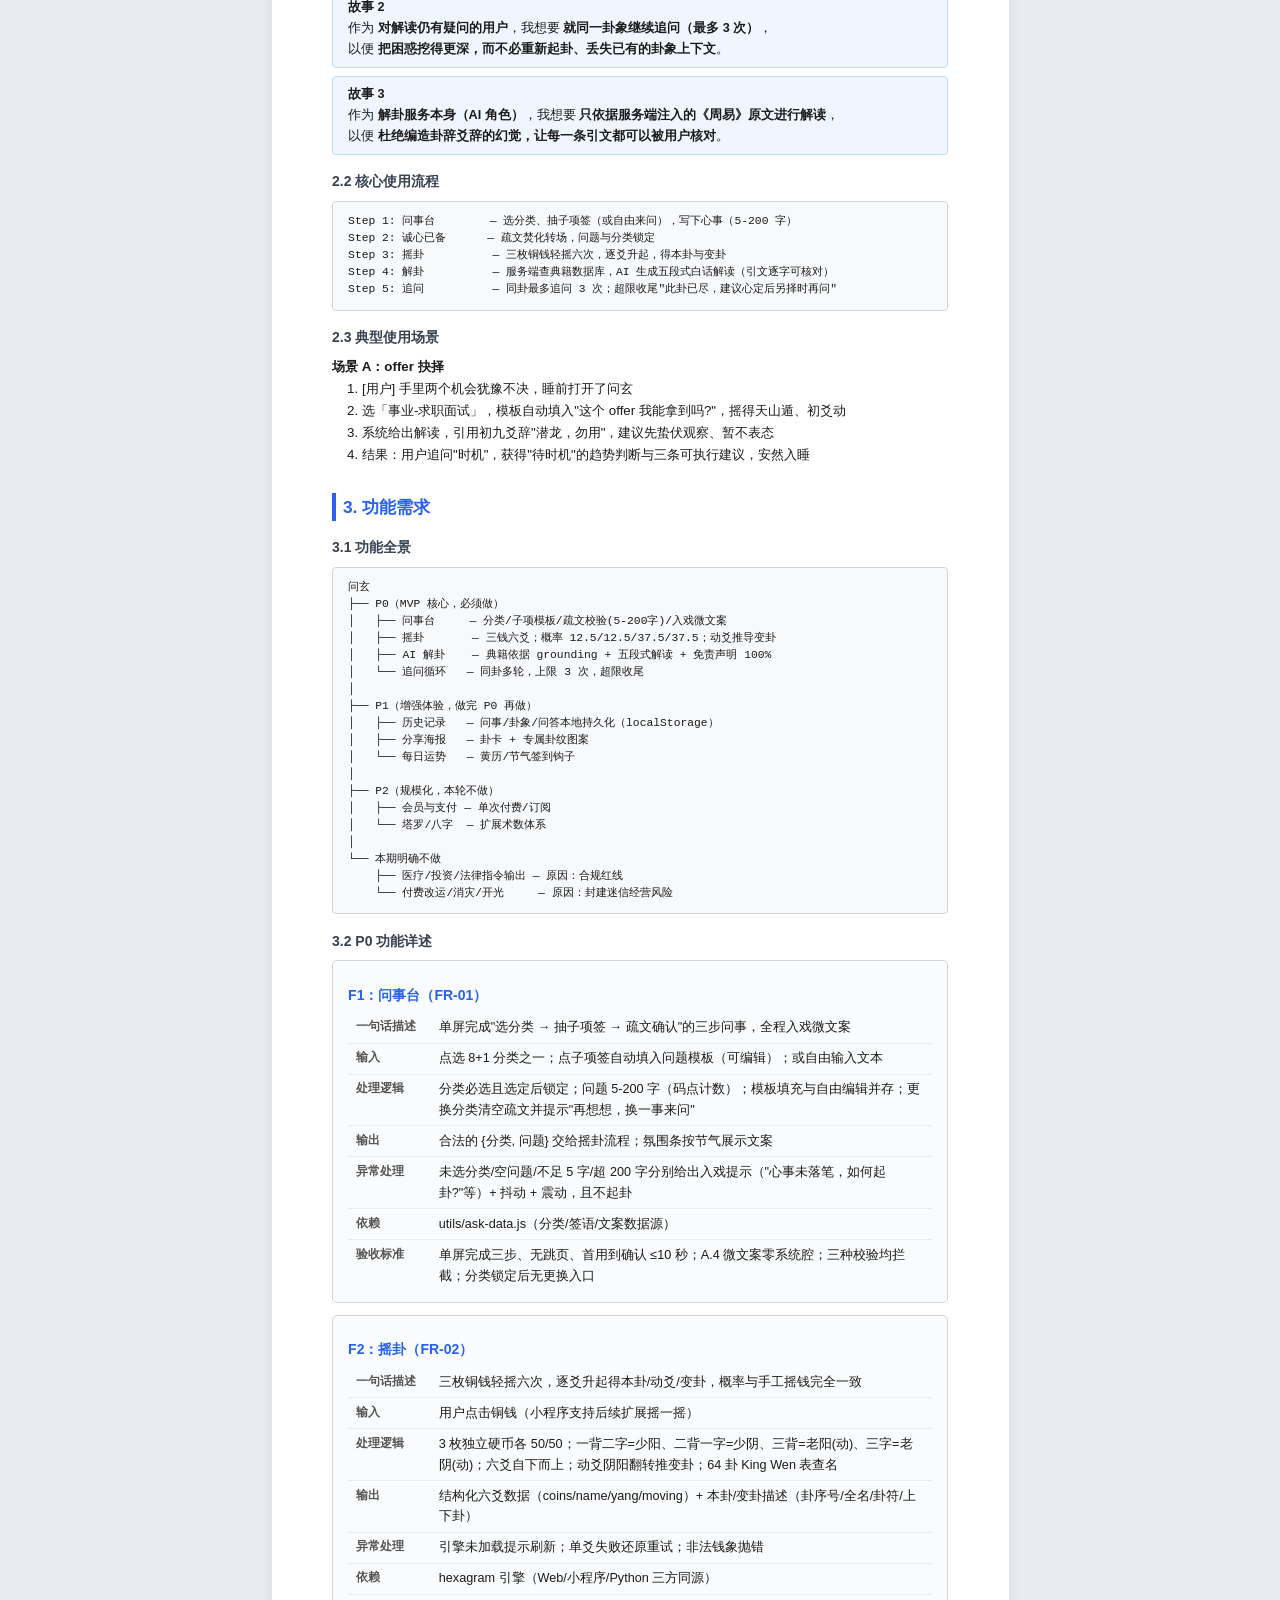
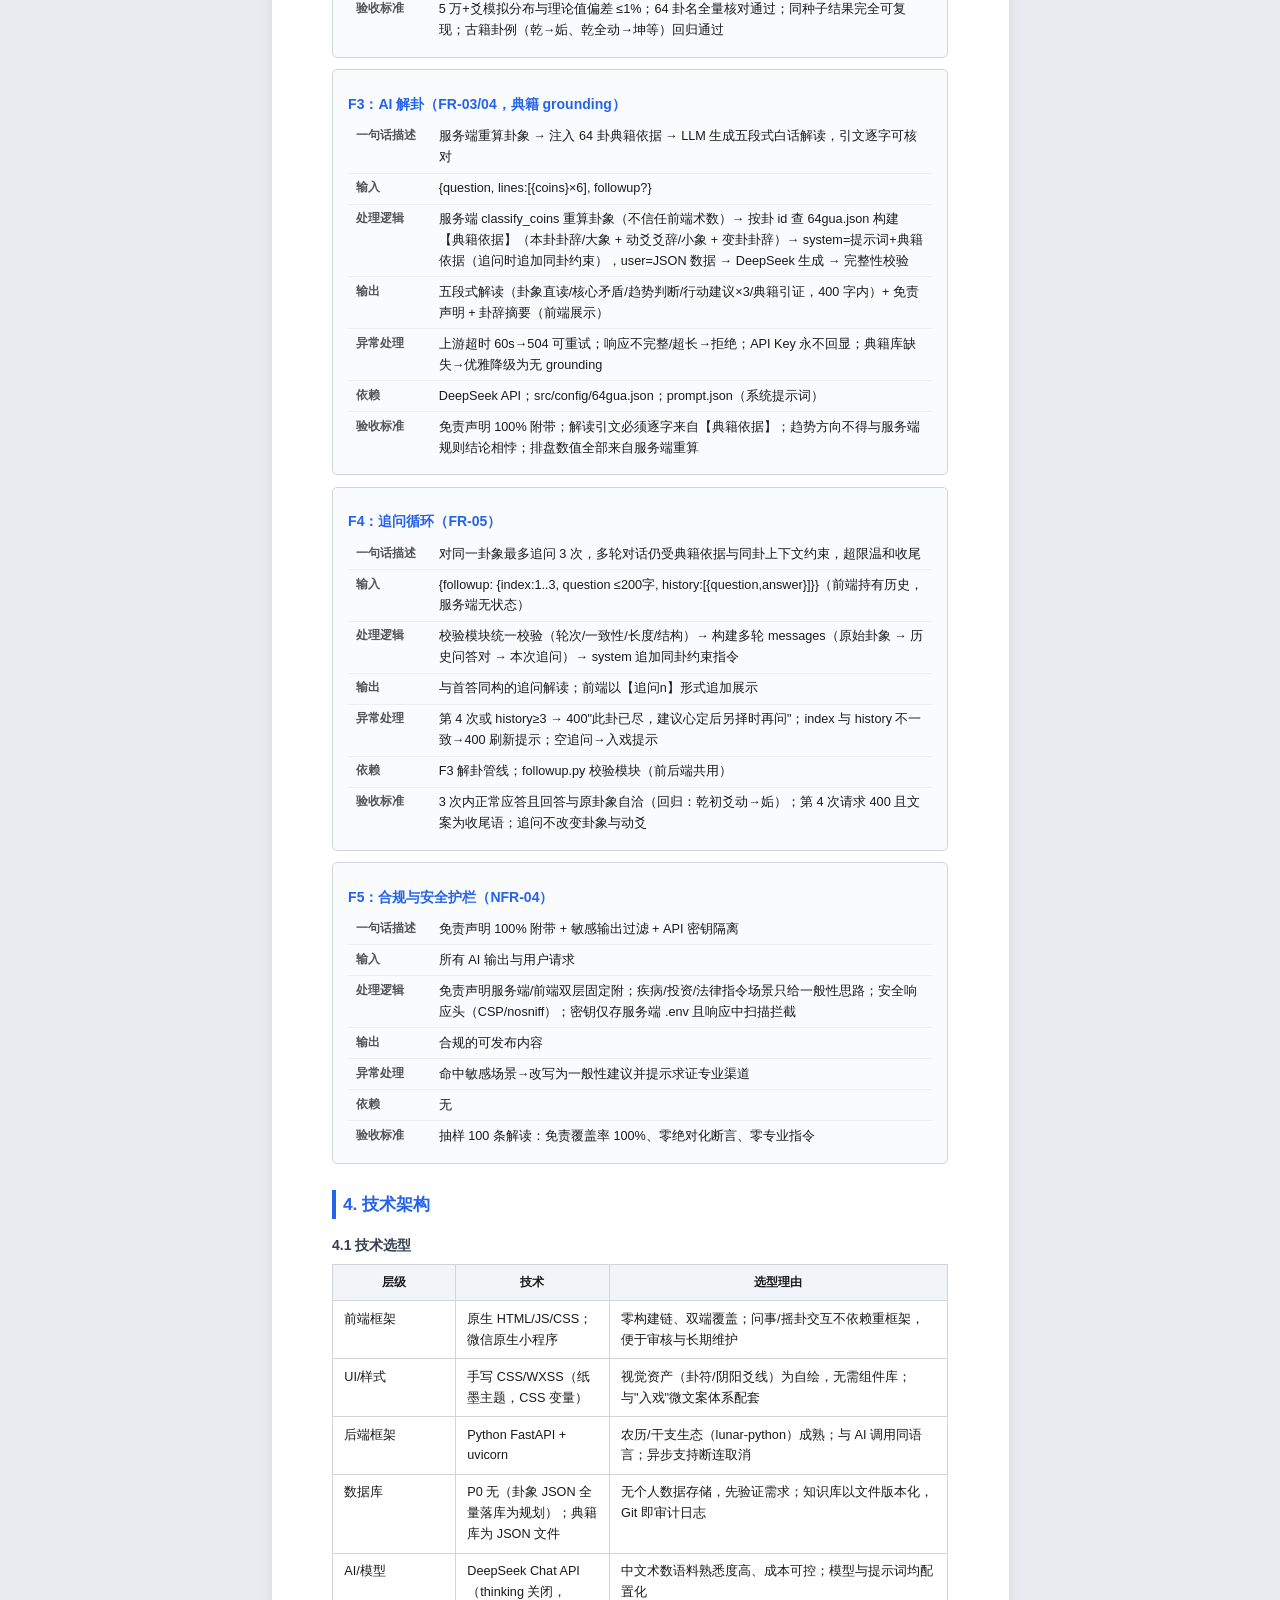
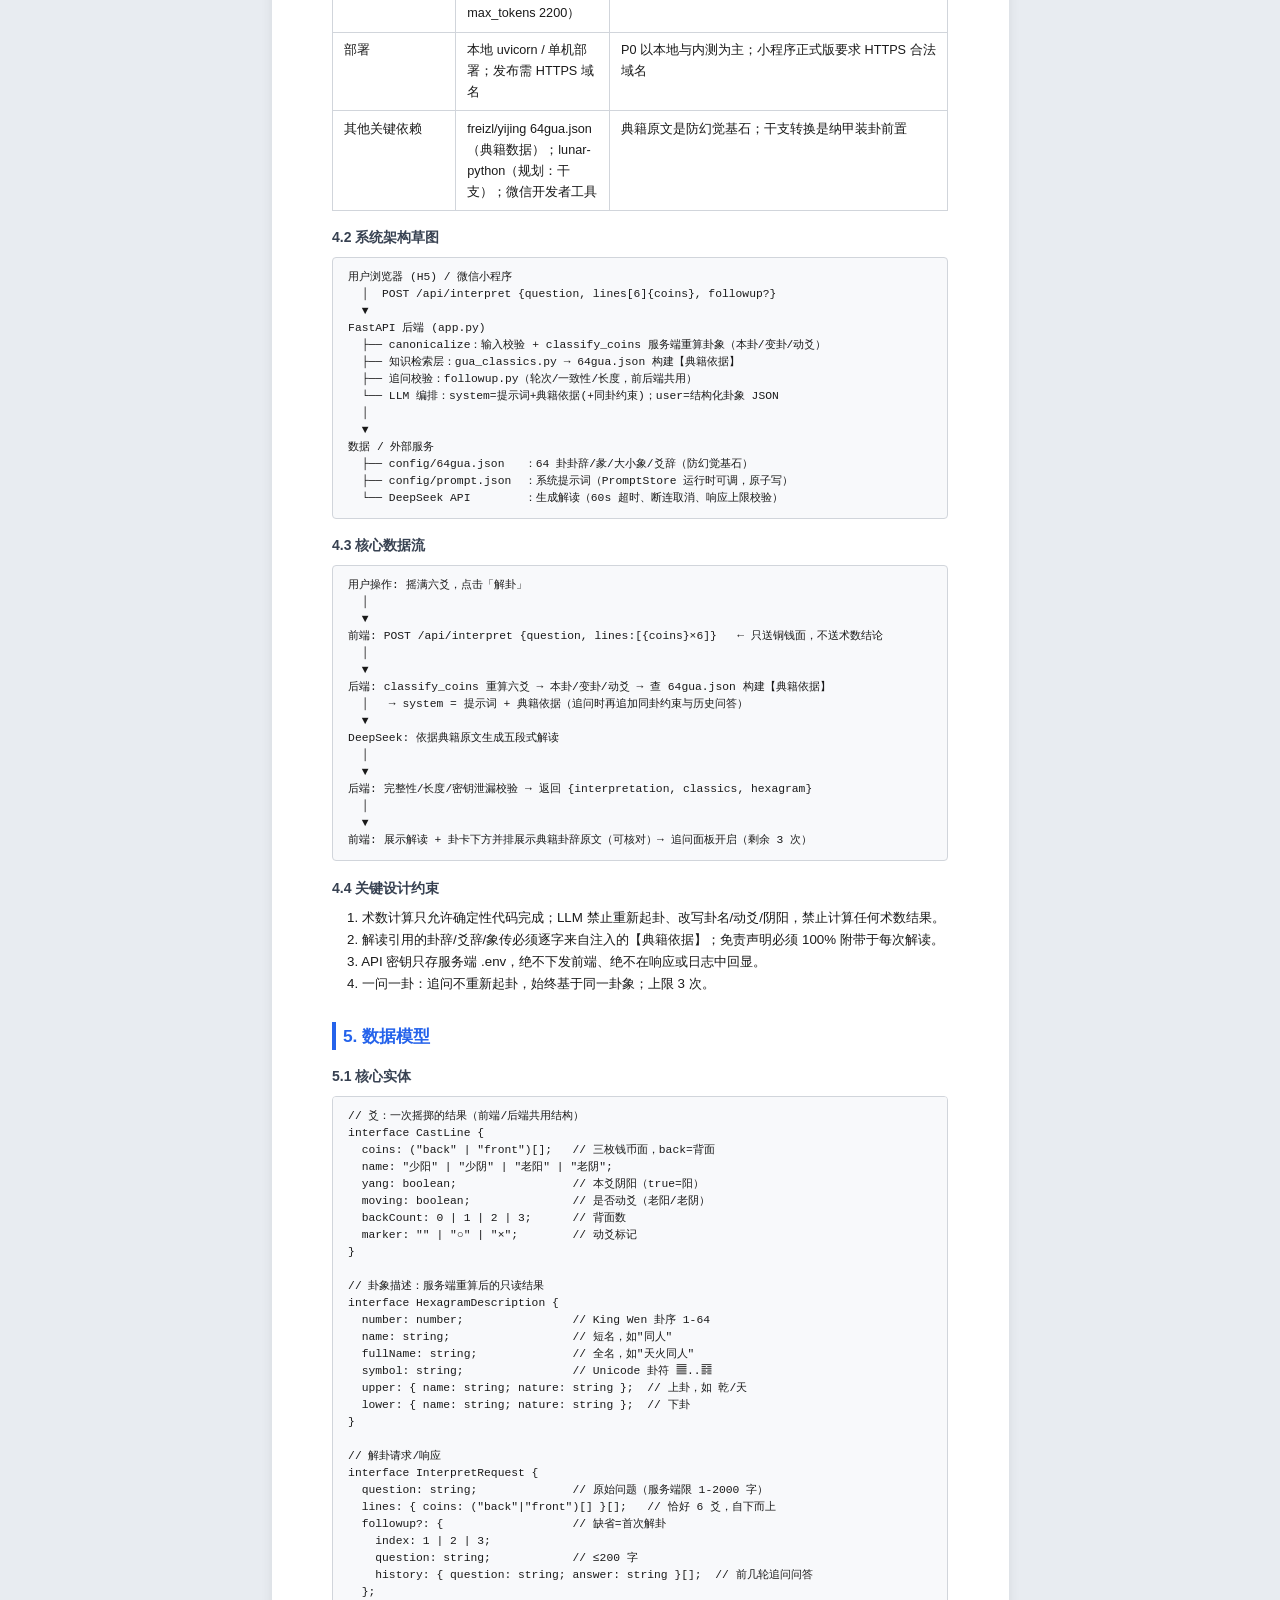
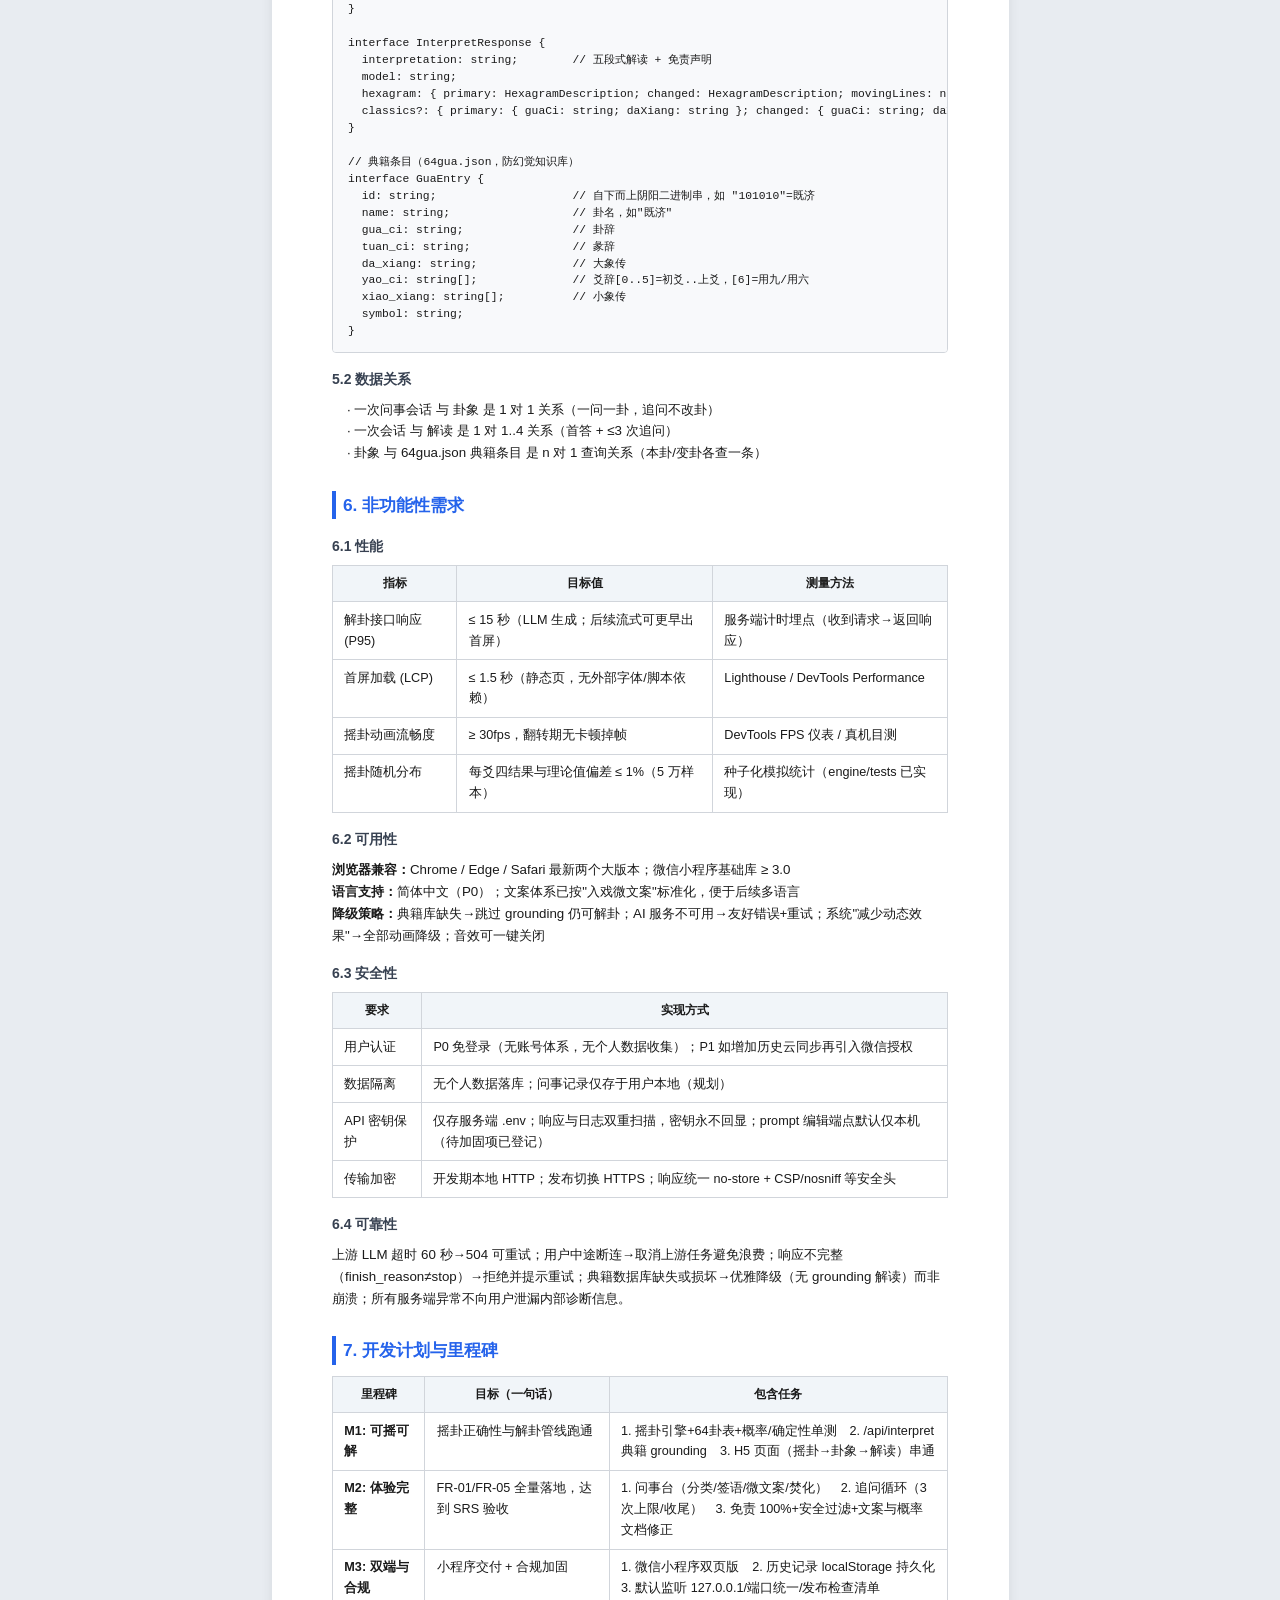
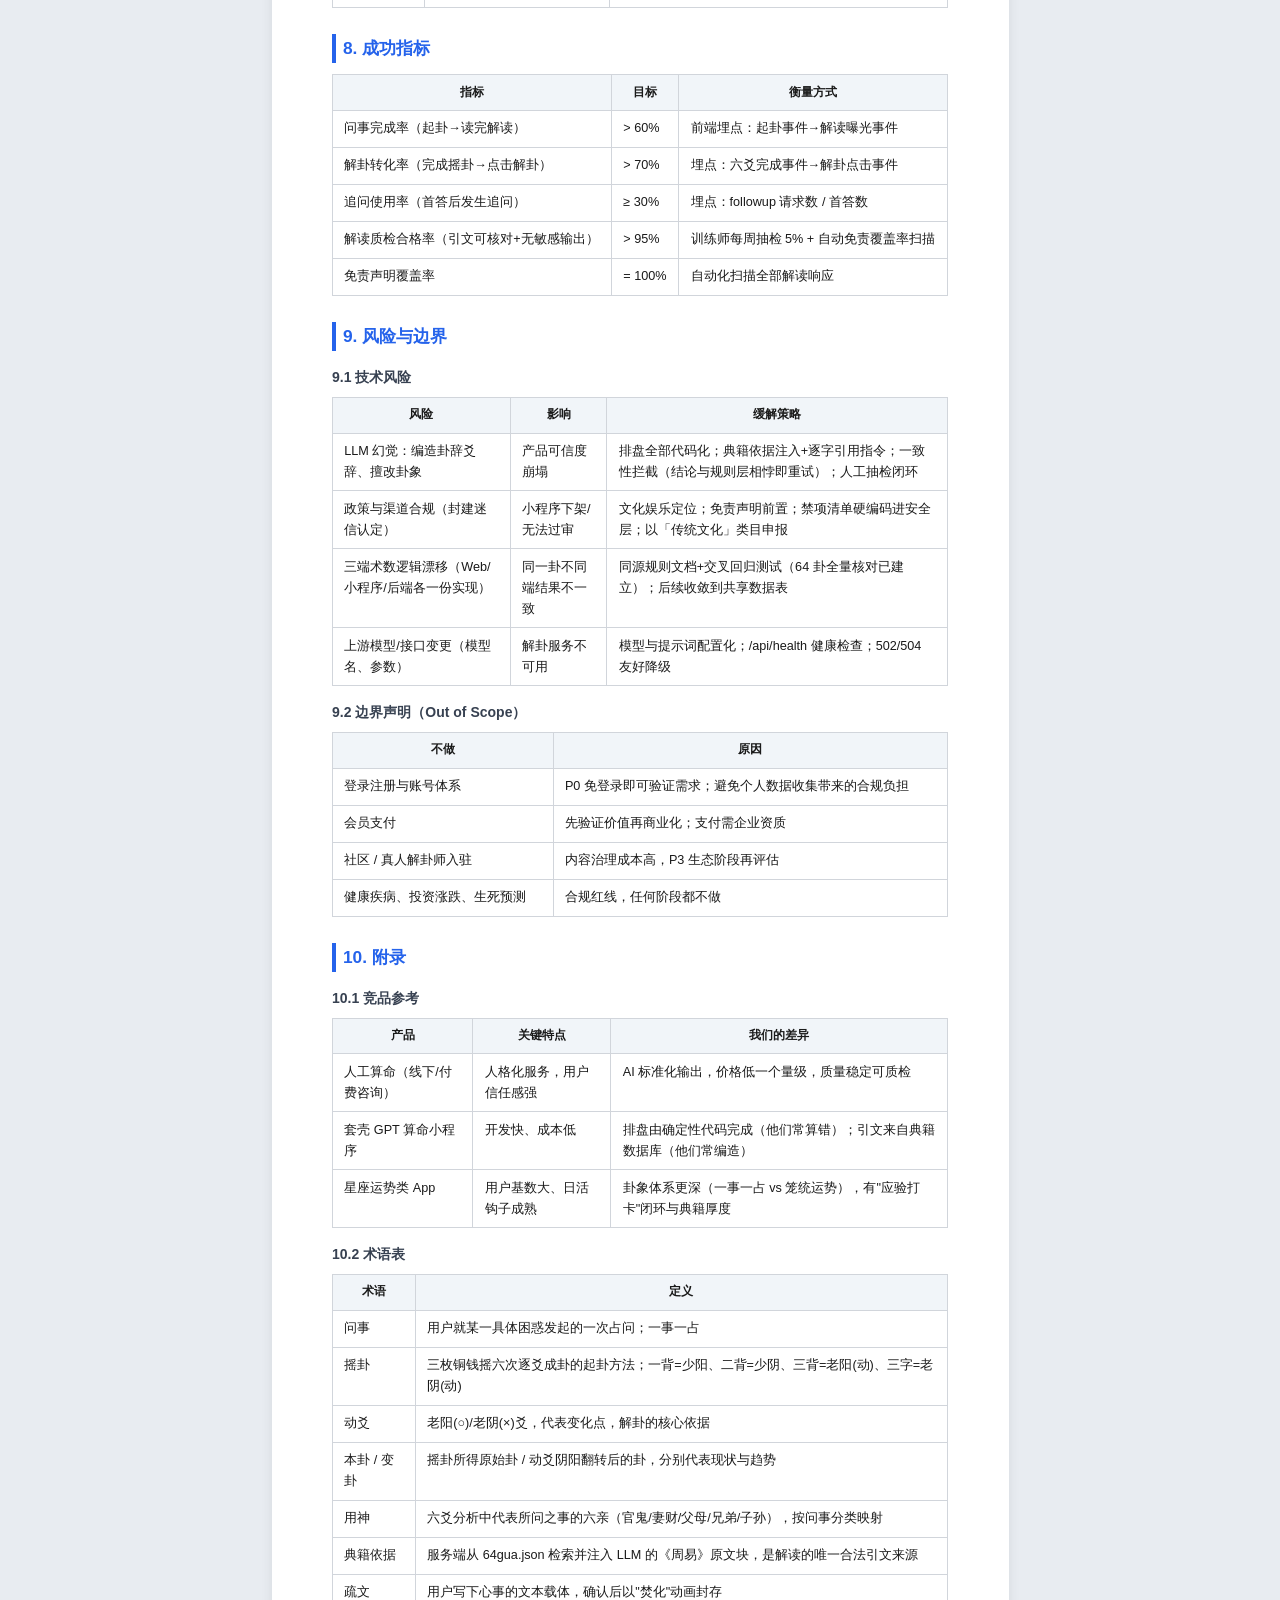
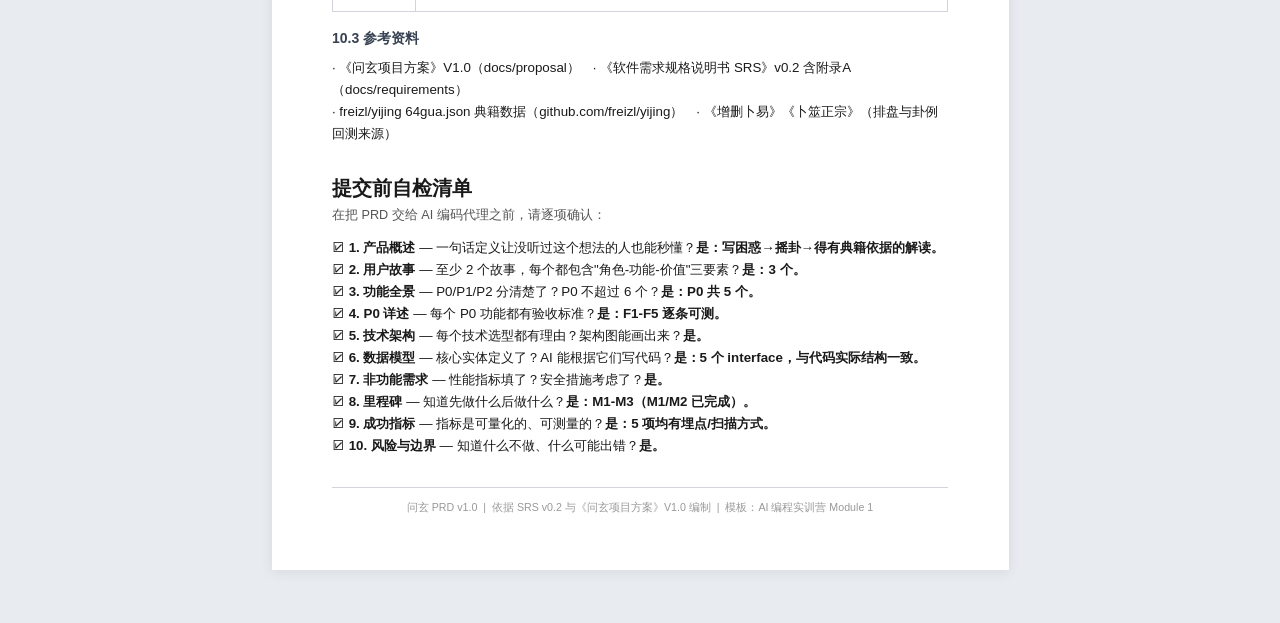
<file: wenxuan_prd.html>
<!DOCTYPE html>
<html lang="zh-CN">
<head>
<meta charset="UTF-8">
<meta name="viewport" content="width=device-width, initial-scale=1.0">
<title>问玄 · PRD 产品需求文档</title>
<style>
  @page { size: A4; margin: 14mm 14mm 14mm 14mm; }

  *, *::before, *::after { box-sizing: border-box; margin: 0; padding: 0; }

  :root {
    --primary: #2563eb; --primary-light: #eff6ff; --text: #1a1a1a;
    --muted: #555; --faint: #999; --border: #d1d5db; --row-stripe: #f9fafb;
    --hint-bg: #f8fafc; --hint-border: #e2e8f0; --code-bg: #f8f9fb;
    --check-bg: #ecfdf5; --check-border: #a7f3d0;
  }

  body {
    font-family: "PingFang SC", "Hiragino Sans GB", "Microsoft YaHei", sans-serif;
    font-size: 10pt; line-height: 1.65; color: var(--text);
    -webkit-print-color-adjust: exact; print-color-adjust: exact;
  }
  @media screen { body { background: #e8ecf1; padding: 6mm 0; } }

  .doc {
    max-width: 195mm; margin: 0 auto; background: #fff; padding: 14mm 16mm;
  }
  @media screen { .doc { box-shadow: 0 2px 12px rgba(0,0,0,.08); margin-bottom: 8mm; } }

  .cover {
    text-align: center; padding: 15mm 0 12mm;
    border-bottom: 4px solid var(--primary); margin-bottom: 8mm;
  }
  .cover .badge {
    display: inline-block; background: var(--primary); color: #fff;
    font-size: 9pt; font-weight: 700; padding: 2px 14px; border-radius: 3px;
    letter-spacing: 0.06em; margin-bottom: 5mm;
  }
  .cover h1 { font-size: 20pt; font-weight: 800; margin-bottom: 3mm; }
  .cover .subtitle { font-size: 11pt; color: var(--muted); }
  .cover .meta { font-size: 9pt; color: var(--faint); margin-top: 3mm; }

  .sec { margin-bottom: 7mm; }
  .sec h2 {
    font-size: 13pt; font-weight: 700; color: var(--primary);
    border-left: 4px solid var(--primary); padding-left: 7px; margin-bottom: 3mm;
  }
  .sec h3 { font-size: 10.5pt; font-weight: 700; margin: 4mm 0 2mm; color: #374151; }
  .sec h4 { font-size: 10pt; font-weight: 700; margin: 3mm 0 1.5mm; color: var(--muted); }

  table { width: 100%; border-collapse: collapse; margin: 2mm 0; }
  th, td {
    padding: 2mm 3mm; text-align: left; border: 1px solid var(--border);
    font-size: 9.5pt; vertical-align: top;
  }
  th { background: #f1f5f9; font-weight: 700; font-size: 9pt; text-align: center; }

  pre, code { font-family: "SF Mono", "Fira Code", "Consolas", "Monaco", monospace; font-size: 8.5pt; line-height: 1.5; }
  pre {
    background: var(--code-bg); border: 1px solid var(--border);
    border-radius: 4px; padding: 3mm 4mm; overflow-x: auto; margin: 2mm 0; white-space: pre;
  }

  .feat-card {
    background: #fafbfc; border: 1px solid var(--border); border-radius: 5px;
    padding: 3mm 4mm; margin-bottom: 3mm;
  }
  .feat-card h4 { color: var(--primary); margin-bottom: 1.5mm; font-size: 10.5pt; }
  .feat-card table { margin: 0; }
  .feat-card td:first-child {
    font-weight: 600; white-space: nowrap; width: 22mm;
    font-size: 9pt; color: var(--muted);
  }
  .feat-card td { border: none; padding: 1.2mm 2mm; background: none; }
  .feat-card tr { border-bottom: 1px solid #eee; }
  .feat-card tr:last-child { border-bottom: none; }

  .story-blk {
    background: var(--primary-light); border: 1px solid #bfdbfe; border-radius: 4px;
    padding: 2mm 4mm; margin: 2mm 0; font-size: 9.5pt;
  }

  .footer {
    text-align: center; font-size: 8pt; color: var(--faint);
    margin-top: 8mm; padding-top: 3mm; border-top: 1px solid var(--border);
  }

  .page-break { page-break-before: always; }

  @media print {
    body { background: #fff; }
    .doc { box-shadow: none; padding: 10mm 12mm; max-width: 100%; }
    h2, h3, h4 { page-break-after: avoid; }
    pre { page-break-inside: avoid; }
    .feat-card { page-break-inside: avoid; }
  }
</style>
</head>
<body>

<div class="doc">

<!-- ==================== 封面 ==================== -->
<div class="cover">
  <div class="badge">产品需求文档 · PRD</div>
  <h1>问玄 · 产品需求文档</h1>
  <div class="subtitle">心有惑，一卦问玄 —— 基于周易卦象的 AI 问事应用</div>
  <p class="meta">版本：v1.0 &nbsp;|&nbsp; 日期：2026-10-31 &nbsp;|&nbsp; 小组：神机营</p>
</div>

<!-- ==================== 1. 产品概述 ==================== -->
<div class="sec">
  <h2>1. 产品概述</h2>

  <h3>1.1 一句话定义</h3>
  <p style="font-size:11pt; padding:2mm 0;"><strong>问玄</strong>是一个面向所有人的 AI 卦象问事应用：用户写下困惑、摇卦六次，即可获得基于《周易》原文、由 AI 生成的白话解读与可执行建议——引文全部来自典籍数据库，绝不编造。</p>

  <h3>1.2 要解决的问题</h3>
  <table>
    <tr><th style="width:45%;">现状痛点</th><th>解法</th></tr>
    <tr><td>人工算命门槛高、价格贵、质量参差不齐</td><td>AI 标准化解卦：结构化输出、低成本、随时可用</td></tr>
    <tr><td>套壳 AI 算命排盘常错，术数逻辑靠模型瞎算</td><td>排盘由确定性代码完成（起卦/纳甲/变卦 100% 准确），LLM 只负责把结果讲成人话</td></tr>
    <tr><td>AI 解读引用的"古籍原文"多为编造，不可验证</td><td>接入 64 卦典籍数据库，解读引用的卦辞爻辞逐字来自注入的原文，并在卦卡上展示供用户核对</td></tr>
    <tr><td>用户要的不是"预测未来"，而是决策参考与情绪出口</td><td>定位文化娱乐：给趋势判断 + 可执行建议，明确非宿命论断言</td></tr>
    <tr><td>传统术数脱离当代语境（古人问求官，今人问 offer）</td><td>"古卦今译"分类体系：8 大类 30+ 现代场景问题模板，一键填入</td></tr>
  </table>

  <h3>1.3 目标用户</h3>
  <table>
    <tr><th>用户角色</th><th>核心诉求</th><th>使用频率 / 付费意愿</th></tr>
    <tr><td>决策焦虑的都市白领（25-35）</td><td>换工作、感情、重大消费抉择时，需要一次郑重其事的参考仪式</td><td>每月 1-4 次 / 中（单次付费可接受）</td></tr>
    <tr><td>在校学生（18-24）</td><td>考试、升学、恋爱困惑，想要有趣的自我探索</td><td>中高频 / 低（社交传播为主）</td></tr>
    <tr><td>传统文化爱好者</td><td>对周易卦象有兴趣，希望有严谨的排盘与原文</td><td>低频 / 高（愿意为深度内容付费）</td></tr>
  </table>

  <h3>1.4 产品愿景</h3>
  <p>让每一次迷茫都有一场郑重其事、有典可依的对话——把《周易》变成当代人用得起、信得过的决策陪伴。</p>

  <h3>1.5 产品边界</h3>
  <p><strong>本期做：</strong></p>
  <p style="padding-left:4mm;">· 问事台（分类/子项模板/疏文）+ 摇卦（六爻纳甲规则）+ AI 解卦（典籍 grounding）+ 追问循环（3 次上限）</p>
  <p style="padding-left:4mm;">· 双端交付：H5/Web（含预览服务）+ 微信小程序</p>
  <p><strong>本期不做：</strong></p>
  <p style="padding-left:4mm;">· 登录注册、会员支付、社区、真人解卦师入驻、塔罗/八字、每日运势</p>
  <p><strong>明确声明：</strong>本产品为传统文化娱乐应用，不预测命运，不提供医疗/法律/投资/婚姻专业建议，不提供付费改运消灾服务。</p>
</div>

<!-- ==================== 2. 用户故事与使用场景 ==================== -->
<div class="sec">
  <h2>2. 用户故事与使用场景</h2>

  <h3>2.1 核心用户故事</h3>

  <div class="story-blk">
    <p><strong>故事 1</strong></p>
    <p>作为 <strong>面临换工作抉择的上班族</strong>，我想要 <strong>摇一卦并获得结合我所问之事的白话解读</strong>，</p>
    <p>以便 <strong>在犹豫不决时获得一份有《周易》原文背书的参考，把心里的大石头变成可执行的小步</strong>。</p>
  </div>
  <div class="story-blk">
    <p><strong>故事 2</strong></p>
    <p>作为 <strong>对解读仍有疑问的用户</strong>，我想要 <strong>就同一卦象继续追问（最多 3 次）</strong>，</p>
    <p>以便 <strong>把困惑挖得更深，而不必重新起卦、丢失已有的卦象上下文</strong>。</p>
  </div>
  <div class="story-blk">
    <p><strong>故事 3</strong></p>
    <p>作为 <strong>解卦服务本身（AI 角色）</strong>，我想要 <strong>只依据服务端注入的《周易》原文进行解读</strong>，</p>
    <p>以便 <strong>杜绝编造卦辞爻辞的幻觉，让每一条引文都可以被用户核对</strong>。</p>
  </div>

  <h3>2.2 核心使用流程</h3>
  <pre>Step 1: 问事台        — 选分类、抽子项签（或自由来问），写下心事（5-200 字）
Step 2: 诚心已备      — 疏文焚化转场，问题与分类锁定
Step 3: 摇卦          — 三枚铜钱轻摇六次，逐爻升起，得本卦与变卦
Step 4: 解卦          — 服务端查典籍数据库，AI 生成五段式白话解读（引文逐字可核对）
Step 5: 追问          — 同卦最多追问 3 次；超限收尾"此卦已尽，建议心定后另择时再问"</pre>

  <h3>2.3 典型使用场景</h3>
  <p><strong>场景 A：offer 抉择</strong></p>
  <p style="padding-left:4mm;">1. [用户] 手里两个机会犹豫不决，睡前打开了问玄</p>
  <p style="padding-left:4mm;">2. 选「事业-求职面试」，模板自动填入"这个 offer 我能拿到吗?"，摇得天山遁、初爻动</p>
  <p style="padding-left:4mm;">3. 系统给出解读，引用初九爻辞"潜龙，勿用"，建议先蛰伏观察、暂不表态</p>
  <p style="padding-left:4mm;">4. 结果：用户追问"时机"，获得"待时机"的趋势判断与三条可执行建议，安然入睡</p>
</div>

<!-- ==================== 3. 功能需求 ==================== -->
<div class="sec">
  <h2>3. 功能需求</h2>

  <h3>3.1 功能全景</h3>
  <pre>问玄
├── P0（MVP 核心，必须做）
│   ├── 问事台     — 分类/子项模板/疏文校验(5-200字)/入戏微文案
│   ├── 摇卦       — 三钱六爻；概率 12.5/12.5/37.5/37.5；动爻推导变卦
│   ├── AI 解卦    — 典籍依据 grounding + 五段式解读 + 免责声明 100%
│   └── 追问循环   — 同卦多轮，上限 3 次，超限收尾
│
├── P1（增强体验，做完 P0 再做）
│   ├── 历史记录   — 问事/卦象/问答本地持久化（localStorage）
│   ├── 分享海报   — 卦卡 + 专属卦纹图案
│   └── 每日运势   — 黄历/节气签到钩子
│
├── P2（规模化，本轮不做）
│   ├── 会员与支付 — 单次付费/订阅
│   └── 塔罗/八字  — 扩展术数体系
│
└── 本期明确不做
    ├── 医疗/投资/法律指令输出 — 原因：合规红线
    └── 付费改运/消灾/开光     — 原因：封建迷信经营风险</pre>

  <h3>3.2 P0 功能详述</h3>

  <div class="feat-card">
    <h4>F1：问事台（FR-01）</h4>
    <table>
      <tr><td>一句话描述</td><td>单屏完成"选分类 → 抽子项签 → 疏文确认"的三步问事，全程入戏微文案</td></tr>
      <tr><td>输入</td><td>点选 8+1 分类之一；点子项签自动填入问题模板（可编辑）；或自由输入文本</td></tr>
      <tr><td>处理逻辑</td><td>分类必选且选定后锁定；问题 5-200 字（码点计数）；模板填充与自由编辑并存；更换分类清空疏文并提示"再想想，换一事来问"</td></tr>
      <tr><td>输出</td><td>合法的 {分类, 问题} 交给摇卦流程；氛围条按节气展示文案</td></tr>
      <tr><td>异常处理</td><td>未选分类/空问题/不足 5 字/超 200 字分别给出入戏提示（"心事未落笔，如何起卦?"等）+ 抖动 + 震动，且不起卦</td></tr>
      <tr><td>依赖</td><td>utils/ask-data.js（分类/签语/文案数据源）</td></tr>
      <tr><td>验收标准</td><td>单屏完成三步、无跳页、首用到确认 ≤10 秒；A.4 微文案零系统腔；三种校验均拦截；分类锁定后无更换入口</td></tr>
    </table>
  </div>

  <div class="feat-card">
    <h4>F2：摇卦（FR-02）</h4>
    <table>
      <tr><td>一句话描述</td><td>三枚铜钱轻摇六次，逐爻升起得本卦/动爻/变卦，概率与手工摇钱完全一致</td></tr>
      <tr><td>输入</td><td>用户点击铜钱（小程序支持后续扩展摇一摇）</td></tr>
      <tr><td>处理逻辑</td><td>3 枚独立硬币各 50/50；一背二字=少阳、二背一字=少阴、三背=老阳(动)、三字=老阴(动)；六爻自下而上；动爻阴阳翻转推变卦；64 卦 King Wen 表查名</td></tr>
      <tr><td>输出</td><td>结构化六爻数据（coins/name/yang/moving）+ 本卦/变卦描述（卦序号/全名/卦符/上下卦）</td></tr>
      <tr><td>异常处理</td><td>引擎未加载提示刷新；单爻失败还原重试；非法钱象抛错</td></tr>
      <tr><td>依赖</td><td>hexagram 引擎（Web/小程序/Python 三方同源）</td></tr>
      <tr><td>验收标准</td><td>5 万+爻模拟分布与理论值偏差 ≤1%；64 卦名全量核对通过；同种子结果完全可复现；古籍卦例（乾→姤、乾全动→坤等）回归通过</td></tr>
    </table>
  </div>

  <div class="feat-card">
    <h4>F3：AI 解卦（FR-03/04，典籍 grounding）</h4>
    <table>
      <tr><td>一句话描述</td><td>服务端重算卦象 → 注入 64 卦典籍依据 → LLM 生成五段式白话解读，引文逐字可核对</td></tr>
      <tr><td>输入</td><td>{question, lines:[{coins}×6], followup?}</td></tr>
      <tr><td>处理逻辑</td><td>服务端 classify_coins 重算卦象（不信任前端术数）→ 按卦 id 查 64gua.json 构建【典籍依据】（本卦卦辞/大象 + 动爻爻辞/小象 + 变卦卦辞）→ system=提示词+典籍依据（追问时追加同卦约束），user=JSON 数据 → DeepSeek 生成 → 完整性校验</td></tr>
      <tr><td>输出</td><td>五段式解读（卦象直读/核心矛盾/趋势判断/行动建议×3/典籍引证，400 字内）+ 免责声明 + 卦辞摘要（前端展示）</td></tr>
      <tr><td>异常处理</td><td>上游超时 60s→504 可重试；响应不完整/超长→拒绝；API Key 永不回显；典籍库缺失→优雅降级为无 grounding</td></tr>
      <tr><td>依赖</td><td>DeepSeek API；src/config/64gua.json；prompt.json（系统提示词）</td></tr>
      <tr><td>验收标准</td><td>免责声明 100% 附带；解读引文必须逐字来自【典籍依据】；趋势方向不得与服务端规则结论相悖；排盘数值全部来自服务端重算</td></tr>
    </table>
  </div>

  <div class="feat-card">
    <h4>F4：追问循环（FR-05）</h4>
    <table>
      <tr><td>一句话描述</td><td>对同一卦象最多追问 3 次，多轮对话仍受典籍依据与同卦上下文约束，超限温和收尾</td></tr>
      <tr><td>输入</td><td>{followup: {index:1..3, question ≤200字, history:[{question,answer}]}}（前端持有历史，服务端无状态）</td></tr>
      <tr><td>处理逻辑</td><td>校验模块统一校验（轮次/一致性/长度/结构）→ 构建多轮 messages（原始卦象 → 历史问答对 → 本次追问）→ system 追加同卦约束指令</td></tr>
      <tr><td>输出</td><td>与首答同构的追问解读；前端以【追问n】形式追加展示</td></tr>
      <tr><td>异常处理</td><td>第 4 次或 history≥3 → 400"此卦已尽，建议心定后另择时再问"；index 与 history 不一致→400 刷新提示；空追问→入戏提示</td></tr>
      <tr><td>依赖</td><td>F3 解卦管线；followup.py 校验模块（前后端共用）</td></tr>
      <tr><td>验收标准</td><td>3 次内正常应答且回答与原卦象自洽（回归：乾初爻动→姤）；第 4 次请求 400 且文案为收尾语；追问不改变卦象与动爻</td></tr>
    </table>
  </div>

  <div class="feat-card">
    <h4>F5：合规与安全护栏（NFR-04）</h4>
    <table>
      <tr><td>一句话描述</td><td>免责声明 100% 附带 + 敏感输出过滤 + API 密钥隔离</td></tr>
      <tr><td>输入</td><td>所有 AI 输出与用户请求</td></tr>
      <tr><td>处理逻辑</td><td>免责声明服务端/前端双层固定附；疾病/投资/法律指令场景只给一般性思路；安全响应头（CSP/nosniff）；密钥仅存服务端 .env 且响应中扫描拦截</td></tr>
      <tr><td>输出</td><td>合规的可发布内容</td></tr>
      <tr><td>异常处理</td><td>命中敏感场景→改写为一般性建议并提示求证专业渠道</td></tr>
      <tr><td>依赖</td><td>无</td></tr>
      <tr><td>验收标准</td><td>抽样 100 条解读：免责覆盖率 100%、零绝对化断言、零专业指令</td></tr>
    </table>
  </div>
</div>

<!-- ==================== 4. 技术架构 ==================== -->
<div class="page-break"></div>

<div class="sec">
  <h2>4. 技术架构</h2>

  <h3>4.1 技术选型</h3>
  <table>
    <tr><th style="width:20%;">层级</th><th style="width:25%;">技术</th><th>选型理由</th></tr>
    <tr><td>前端框架</td><td>原生 HTML/JS/CSS；微信原生小程序</td><td>零构建链、双端覆盖；问事/摇卦交互不依赖重框架，便于审核与长期维护</td></tr>
    <tr><td>UI/样式</td><td>手写 CSS/WXSS（纸墨主题，CSS 变量）</td><td>视觉资产（卦符/阴阳爻线）为自绘，无需组件库；与"入戏"微文案体系配套</td></tr>
    <tr><td>后端框架</td><td>Python FastAPI + uvicorn</td><td>农历/干支生态（lunar-python）成熟；与 AI 调用同语言；异步支持断连取消</td></tr>
    <tr><td>数据库</td><td>P0 无（卦象 JSON 全量落库为规划）；典籍库为 JSON 文件</td><td>无个人数据存储，先验证需求；知识库以文件版本化，Git 即审计日志</td></tr>
    <tr><td>AI/模型</td><td>DeepSeek Chat API（thinking 关闭，max_tokens 2200）</td><td>中文术数语料熟悉度高、成本可控；模型与提示词均配置化</td></tr>
    <tr><td>部署</td><td>本地 uvicorn / 单机部署；发布需 HTTPS 域名</td><td>P0 以本地与内测为主；小程序正式版要求 HTTPS 合法域名</td></tr>
    <tr><td>其他关键依赖</td><td>freizl/yijing 64gua.json（典籍数据）；lunar-python（规划：干支）；微信开发者工具</td><td>典籍原文是防幻觉基石；干支转换是纳甲装卦前置</td></tr>
  </table>

  <h3>4.2 系统架构草图</h3>
  <pre>用户浏览器 (H5) / 微信小程序
  │  POST /api/interpret {question, lines[6]{coins}, followup?}
  ▼
FastAPI 后端 (app.py)
  ├── canonicalize：输入校验 + classify_coins 服务端重算卦象（本卦/变卦/动爻）
  ├── 知识检索层：gua_classics.py → 64gua.json 构建【典籍依据】
  ├── 追问校验：followup.py（轮次/一致性/长度，前后端共用）
  └── LLM 编排：system=提示词+典籍依据(+同卦约束)；user=结构化卦象 JSON
  │
  ▼
数据 / 外部服务
  ├── config/64gua.json   ：64 卦卦辞/彖/大小象/爻辞（防幻觉基石）
  ├── config/prompt.json  ：系统提示词（PromptStore 运行时可调，原子写）
  └── DeepSeek API        ：生成解读（60s 超时、断连取消、响应上限校验）</pre>

  <h3>4.3 核心数据流</h3>
  <pre>用户操作: 摇满六爻，点击「解卦」
  │
  ▼
前端: POST /api/interpret {question, lines:[{coins}×6]}   ← 只送铜钱面，不送术数结论
  │
  ▼
后端: classify_coins 重算六爻 → 本卦/变卦/动爻 → 查 64gua.json 构建【典籍依据】
  │   → system = 提示词 + 典籍依据（追问时再追加同卦约束与历史问答）
  ▼
DeepSeek: 依据典籍原文生成五段式解读
  │
  ▼
后端: 完整性/长度/密钥泄漏校验 → 返回 {interpretation, classics, hexagram}
  │
  ▼
前端: 展示解读 + 卦卡下方并排展示典籍卦辞原文（可核对）→ 追问面板开启（剩余 3 次）</pre>

  <h3>4.4 关键设计约束</h3>
  <p style="padding-left:4mm;">1. 术数计算只允许确定性代码完成；LLM 禁止重新起卦、改写卦名/动爻/阴阳，禁止计算任何术数结果。</p>
  <p style="padding-left:4mm;">2. 解读引用的卦辞/爻辞/象传必须逐字来自注入的【典籍依据】；免责声明必须 100% 附带于每次解读。</p>
  <p style="padding-left:4mm;">3. API 密钥只存服务端 .env，绝不下发前端、绝不在响应或日志中回显。</p>
  <p style="padding-left:4mm;">4. 一问一卦：追问不重新起卦，始终基于同一卦象；上限 3 次。</p>
</div>

<!-- ==================== 5. 数据模型 ==================== -->
<div class="sec">
  <h2>5. 数据模型</h2>

  <h3>5.1 核心实体</h3>
<pre>// 爻：一次摇掷的结果（前端/后端共用结构）
interface CastLine {
  coins: ("back" | "front")[];   // 三枚钱币面，back=背面
  name: "少阳" | "少阴" | "老阳" | "老阴";
  yang: boolean;                 // 本爻阴阳（true=阳）
  moving: boolean;               // 是否动爻（老阳/老阴）
  backCount: 0 | 1 | 2 | 3;      // 背面数
  marker: "" | "○" | "×";        // 动爻标记
}

// 卦象描述：服务端重算后的只读结果
interface HexagramDescription {
  number: number;                // King Wen 卦序 1-64
  name: string;                  // 短名，如"同人"
  fullName: string;              // 全名，如"天火同人"
  symbol: string;                // Unicode 卦符 ䷀..䷿
  upper: { name: string; nature: string };  // 上卦，如 乾/天
  lower: { name: string; nature: string };  // 下卦
}

// 解卦请求/响应
interface InterpretRequest {
  question: string;              // 原始问题（服务端限 1-2000 字）
  lines: { coins: ("back"|"front")[] }[];   // 恰好 6 爻，自下而上
  followup?: {                   // 缺省=首次解卦
    index: 1 | 2 | 3;
    question: string;            // ≤200 字
    history: { question: string; answer: string }[];  // 前几轮追问问答
  };
}

interface InterpretResponse {
  interpretation: string;        // 五段式解读 + 免责声明
  model: string;
  hexagram: { primary: HexagramDescription; changed: HexagramDescription; movingLines: number[] };
  classics?: { primary: { guaCi: string; daXiang: string }; changed: { guaCi: string; daXiang: string } | null } | null;
}

// 典籍条目（64gua.json，防幻觉知识库）
interface GuaEntry {
  id: string;                    // 自下而上阴阳二进制串，如 "101010"=既济
  name: string;                  // 卦名，如"既济"
  gua_ci: string;                // 卦辞
  tuan_ci: string;               // 彖辞
  da_xiang: string;              // 大象传
  yao_ci: string[];              // 爻辞[0..5]=初爻..上爻，[6]=用九/用六
  xiao_xiang: string[];          // 小象传
  symbol: string;
}</pre>

  <h3>5.2 数据关系</h3>
  <p style="padding-left:4mm;">· 一次问事会话 与 卦象 是 1 对 1 关系（一问一卦，追问不改卦）</p>
  <p style="padding-left:4mm;">· 一次会话 与 解读 是 1 对 1..4 关系（首答 + ≤3 次追问）</p>
  <p style="padding-left:4mm;">· 卦象 与 64gua.json 典籍条目 是 n 对 1 查询关系（本卦/变卦各查一条）</p>
</div>

<!-- ==================== 6. 非功能性需求 ==================== -->
<div class="sec">
  <h2>6. 非功能性需求</h2>

  <h3>6.1 性能</h3>
  <table>
    <tr><th>指标</th><th>目标值</th><th>测量方法</th></tr>
    <tr><td>解卦接口响应 (P95)</td><td>≤ 15 秒（LLM 生成；后续流式可更早出首屏）</td><td>服务端计时埋点（收到请求→返回响应）</td></tr>
    <tr><td>首屏加载 (LCP)</td><td>≤ 1.5 秒（静态页，无外部字体/脚本依赖）</td><td>Lighthouse / DevTools Performance</td></tr>
    <tr><td>摇卦动画流畅度</td><td>≥ 30fps，翻转期无卡顿掉帧</td><td>DevTools FPS 仪表 / 真机目测</td></tr>
    <tr><td>摇卦随机分布</td><td>每爻四结果与理论值偏差 ≤ 1%（5 万样本）</td><td>种子化模拟统计（engine/tests 已实现）</td></tr>
  </table>

  <h3>6.2 可用性</h3>
  <p><strong>浏览器兼容：</strong>Chrome / Edge / Safari 最新两个大版本；微信小程序基础库 ≥ 3.0</p>
  <p><strong>语言支持：</strong>简体中文（P0）；文案体系已按"入戏微文案"标准化，便于后续多语言</p>
  <p><strong>降级策略：</strong>典籍库缺失→跳过 grounding 仍可解卦；AI 服务不可用→友好错误+重试；系统"减少动态效果"→全部动画降级；音效可一键关闭</p>

  <h3>6.3 安全性</h3>
  <table>
    <tr><th>要求</th><th>实现方式</th></tr>
    <tr><td>用户认证</td><td>P0 免登录（无账号体系，无个人数据收集）；P1 如增加历史云同步再引入微信授权</td></tr>
    <tr><td>数据隔离</td><td>无个人数据落库；问事记录仅存于用户本地（规划）</td></tr>
    <tr><td>API 密钥保护</td><td>仅存服务端 .env；响应与日志双重扫描，密钥永不回显；prompt 编辑端点默认仅本机（待加固项已登记）</td></tr>
    <tr><td>传输加密</td><td>开发期本地 HTTP；发布切换 HTTPS；响应统一 no-store + CSP/nosniff 等安全头</td></tr>
  </table>

  <h3>6.4 可靠性</h3>
  <p>上游 LLM 超时 60 秒→504 可重试；用户中途断连→取消上游任务避免浪费；响应不完整（finish_reason≠stop）→拒绝并提示重试；典籍数据库缺失或损坏→优雅降级（无 grounding 解读）而非崩溃；所有服务端异常不向用户泄漏内部诊断信息。</p>
</div>

<!-- ==================== 7. 里程碑 ==================== -->
<div class="sec">
  <h2>7. 开发计划与里程碑</h2>

  <table>
    <tr><th style="width:15%;">里程碑</th><th style="width:30%;">目标（一句话）</th><th>包含任务</th></tr>
    <tr>
      <td><strong>M1: 可摇可解</strong></td>
      <td>摇卦正确性与解卦管线跑通</td>
      <td>1. 摇卦引擎+64卦表+概率/确定性单测　2. /api/interpret 典籍 grounding　3. H5 页面（摇卦→卦象→解读）串通</td>
    </tr>
    <tr>
      <td><strong>M2: 体验完整</strong></td>
      <td>FR-01/FR-05 全量落地，达到 SRS 验收</td>
      <td>1. 问事台（分类/签语/微文案/焚化）　2. 追问循环（3 次上限/收尾）　3. 免责 100%+安全过滤+文案与概率文档修正</td>
    </tr>
    <tr>
      <td><strong>M3: 双端与合规</strong></td>
      <td>小程序交付 + 合规加固</td>
      <td>1. 微信小程序双页版　2. 历史记录 localStorage 持久化　3. 默认监听 127.0.0.1/端口统一/发布检查清单</td>
    </tr>
  </table>
</div>

<!-- ==================== 8. 成功指标 ==================== -->
<div class="sec">
  <h2>8. 成功指标</h2>
  <table>
    <tr><th>指标</th><th>目标</th><th>衡量方式</th></tr>
    <tr><td>问事完成率（起卦→读完解读）</td><td>> 60%</td><td>前端埋点：起卦事件→解读曝光事件</td></tr>
    <tr><td>解卦转化率（完成摇卦→点击解卦）</td><td>> 70%</td><td>埋点：六爻完成事件→解卦点击事件</td></tr>
    <tr><td>追问使用率（首答后发生追问）</td><td>≥ 30%</td><td>埋点：followup 请求数 / 首答数</td></tr>
    <tr><td>解读质检合格率（引文可核对+无敏感输出）</td><td>> 95%</td><td>训练师每周抽检 5% + 自动免责覆盖率扫描</td></tr>
    <tr><td>免责声明覆盖率</td><td>= 100%</td><td>自动化扫描全部解读响应</td></tr>
  </table>
</div>

<!-- ==================== 9. 风险与边界 ==================== -->
<div class="sec">
  <h2>9. 风险与边界</h2>

  <h3>9.1 技术风险</h3>
  <table>
    <tr><th>风险</th><th>影响</th><th>缓解策略</th></tr>
    <tr><td>LLM 幻觉：编造卦辞爻辞、擅改卦象</td><td>产品可信度崩塌</td><td>排盘全部代码化；典籍依据注入+逐字引用指令；一致性拦截（结论与规则层相悖即重试）；人工抽检闭环</td></tr>
    <tr><td>政策与渠道合规（封建迷信认定）</td><td>小程序下架/无法过审</td><td>文化娱乐定位；免责声明前置；禁项清单硬编码进安全层；以「传统文化」类目申报</td></tr>
    <tr><td>三端术数逻辑漂移（Web/小程序/后端各一份实现）</td><td>同一卦不同端结果不一致</td><td>同源规则文档+交叉回归测试（64 卦全量核对已建立）；后续收敛到共享数据表</td></tr>
    <tr><td>上游模型/接口变更（模型名、参数）</td><td>解卦服务不可用</td><td>模型与提示词配置化；/api/health 健康检查；502/504 友好降级</td></tr>
  </table>

  <h3>9.2 边界声明（Out of Scope）</h3>
  <table>
    <tr><th>不做</th><th>原因</th></tr>
    <tr><td>登录注册与账号体系</td><td>P0 免登录即可验证需求；避免个人数据收集带来的合规负担</td></tr>
    <tr><td>会员支付</td><td>先验证价值再商业化；支付需企业资质</td></tr>
    <tr><td>社区 / 真人解卦师入驻</td><td>内容治理成本高，P3 生态阶段再评估</td></tr>
    <tr><td>健康疾病、投资涨跌、生死预测</td><td>合规红线，任何阶段都不做</td></tr>
  </table>
</div>

<!-- ==================== 10. 附录 ==================== -->
<div class="sec">
  <h2>10. 附录</h2>

  <h3>10.1 竞品参考</h3>
  <table>
    <tr><th>产品</th><th>关键特点</th><th>我们的差异</th></tr>
    <tr><td>人工算命（线下/付费咨询）</td><td>人格化服务，用户信任感强</td><td>AI 标准化输出，价格低一个量级，质量稳定可质检</td></tr>
    <tr><td>套壳 GPT 算命小程序</td><td>开发快、成本低</td><td>排盘由确定性代码完成（他们常算错）；引文来自典籍数据库（他们常编造）</td></tr>
    <tr><td>星座运势类 App</td><td>用户基数大、日活钩子成熟</td><td>卦象体系更深（一事一占 vs 笼统运势），有"应验打卡"闭环与典籍厚度</td></tr>
  </table>

  <h3>10.2 术语表</h3>
  <table>
    <tr><th>术语</th><th>定义</th></tr>
    <tr><td>问事</td><td>用户就某一具体困惑发起的一次占问；一事一占</td></tr>
    <tr><td>摇卦</td><td>三枚铜钱摇六次逐爻成卦的起卦方法；一背=少阳、二背=少阴、三背=老阳(动)、三字=老阴(动)</td></tr>
    <tr><td>动爻</td><td>老阳(○)/老阴(×)爻，代表变化点，解卦的核心依据</td></tr>
    <tr><td>本卦 / 变卦</td><td>摇卦所得原始卦 / 动爻阴阳翻转后的卦，分别代表现状与趋势</td></tr>
    <tr><td>用神</td><td>六爻分析中代表所问之事的六亲（官鬼/妻财/父母/兄弟/子孙），按问事分类映射</td></tr>
    <tr><td>典籍依据</td><td>服务端从 64gua.json 检索并注入 LLM 的《周易》原文块，是解读的唯一合法引文来源</td></tr>
    <tr><td>疏文</td><td>用户写下心事的文本载体，确认后以"焚化"动画封存</td></tr>
  </table>

  <h3>10.3 参考资料</h3>
  <p>· 《问玄项目方案》V1.0（docs/proposal）　· 《软件需求规格说明书 SRS》v0.2 含附录A（docs/requirements）</p>
  <p>· freizl/yijing 64gua.json 典籍数据（github.com/freizl/yijing）　· 《增删卜易》《卜筮正宗》（排盘与卦例回测来源）</p>
</div>

<!-- ==================== 检查清单 ==================== -->
<div class="page-break"></div>

<div class="checklist">
  <h2>提交前自检清单</h2>
  <p style="font-size:9.5pt; color:var(--muted); margin-bottom:3mm;">在把 PRD 交给 AI 编码代理之前，请逐项确认：</p>
  <ul style="list-style:none; padding:0;">
    <li>☑ <strong>1. 产品概述</strong> — 一句话定义让没听过这个想法的人也能秒懂？<strong>是：写困惑→摇卦→得有典籍依据的解读。</strong></li>
    <li>☑ <strong>2. 用户故事</strong> — 至少 2 个故事，每个都包含"角色-功能-价值"三要素？<strong>是：3 个。</strong></li>
    <li>☑ <strong>3. 功能全景</strong> — P0/P1/P2 分清楚了？P0 不超过 6 个？<strong>是：P0 共 5 个。</strong></li>
    <li>☑ <strong>4. P0 详述</strong> — 每个 P0 功能都有验收标准？<strong>是：F1-F5 逐条可测。</strong></li>
    <li>☑ <strong>5. 技术架构</strong> — 每个技术选型都有理由？架构图能画出来？<strong>是。</strong></li>
    <li>☑ <strong>6. 数据模型</strong> — 核心实体定义了？AI 能根据它们写代码？<strong>是：5 个 interface，与代码实际结构一致。</strong></li>
    <li>☑ <strong>7. 非功能需求</strong> — 性能指标填了？安全措施考虑了？<strong>是。</strong></li>
    <li>☑ <strong>8. 里程碑</strong> — 知道先做什么后做什么？<strong>是：M1-M3（M1/M2 已完成）。</strong></li>
    <li>☑ <strong>9. 成功指标</strong> — 指标是可量化的、可测量的？<strong>是：5 项均有埋点/扫描方式。</strong></li>
    <li>☑ <strong>10. 风险与边界</strong> — 知道什么不做、什么可能出错？<strong>是。</strong></li>
  </ul>
</div>

<!-- ====== 尾注 ====== -->
<div class="footer">
  问玄 PRD v1.0 &nbsp;|&nbsp; 依据 SRS v0.2 与《问玄项目方案》V1.0 编制 &nbsp;|&nbsp; 模板：AI 编程实训营 Module 1
</div>

</div><!-- /.doc -->

</body>
</html>
</file>
<file: src/css/style.css>
:root {
  --paper: #f5f3ed; --card: #fdfcf8; --ink: #353a34; --muted: #969486;
  --border: #e6e2d8; --red: #984b40; --red-light: #f3e6df; --gold: #a68c58;
  --serif: "Songti SC", "STSong", "Noto Serif CJK SC", "SimSun", serif;
  --sans: "PingFang SC", "Microsoft YaHei", sans-serif;
  color-scheme: light;
}
* { box-sizing: border-box; }
body { margin: 0; background: var(--paper); color: var(--ink); font: 14px var(--sans); -webkit-font-smoothing: antialiased; }
button, a { -webkit-tap-highlight-color: transparent; }
button { color: inherit; font: inherit; cursor: pointer; }
button:focus-visible, a:focus-visible { outline: 2px solid #b58a55; outline-offset: 5px; }
button:disabled { cursor: default; }
a { color: inherit; text-decoration: none; }
.site-footer .prompt-link { color: #a49b89; font: 9px var(--sans); letter-spacing: 1px; white-space: nowrap; }
.site-footer .prompt-link:hover { color: var(--red); }
svg { display: block; }
button svg { fill: none; stroke: currentColor; stroke-width: 1.5; stroke-linecap: round; stroke-linejoin: round; }
[hidden] { display: none !important; }
.svg-library { position: absolute; width: 0; height: 0; overflow: hidden; }

.site-header { max-width: 1056px; margin: auto; padding: 27px 40px 20px; display: flex; align-items: center; justify-content: space-between; }
.brand { display: flex; align-items: center; gap: 12px; }
.brand-seal { display: grid; place-items: center; width: 31px; height: 35px; background: var(--red); border-radius: 3px 4px 3px 5px; transform: rotate(-3deg); }
.brand-seal svg { width: 24px; height: 26px; fill: none; stroke: #fff4df; stroke-width: 2.3; }
.brand-name { font: 600 24px var(--serif); letter-spacing: 5px; }
.brand-divider { height: 15px; width: 1px; background: #d4d1c7; margin: 0 1px; }
.brand-note { font-size: 11px; letter-spacing: 3px; color: #8b8c80; }
.method-button { display: flex; align-items: center; gap: 7px; background: none; border: 0; color: #777a70; font-size: 12px; padding: 9px 0 9px 10px; }
.method-button:hover { color: var(--red); }
.method-button svg { width: 17px; height: 17px; }
/* 整程序重开：只在已有卦时可用，视觉上远低于主流程，不提示「随时换一卦」。 */
.restart-button { background: none; border: 0; color: #a8a599; font: 12px var(--sans); letter-spacing: 2px; padding: 9px 0 9px 12px; transition: color .2s ease; }
.restart-button:hover:not(:disabled) { color: #7d7a70; }
.restart-button:disabled { color: #d9d6cd; }
.restart-button:focus-visible { outline: 1px dashed #b58a55; outline-offset: 3px; }
main { max-width: 572px; margin: 0 auto; padding: 0 0 26px; }
.eyebrow { font-size: 10px; letter-spacing: 4px; color: var(--red); display: flex; align-items: center; justify-content: center; gap: 14px; }
.eyebrow > span { display: inline-block; height: 1px; width: 24px; background: #c7a98f; }

.question-section { padding: 15px 4px 0; margin-bottom: 22px; }
.question-form { margin: 0; }
.question-heading { display: flex; align-items: center; justify-content: space-between; gap: 16px; margin-bottom: 11px; }
.question-label { display: flex; align-items: center; gap: 9px; font: 500 16px var(--serif); letter-spacing: 2px; }
.question-label::before { content: ""; width: 13px; height: 2px; background: #b5a17b; }
.question-state { display: flex; align-items: center; gap: 5px; color: #a39b8a; font-size: 9px; letter-spacing: 1px; white-space: nowrap; }
.question-state::before { content: ""; width: 4px; height: 4px; background: #c6bdac; border-radius: 50%; }
.question-input { display: block; width: 100%; min-width: 0; height: 78px; min-height: 78px; max-height: 200px; margin: 0; padding: 12px 15px; resize: vertical; overflow: auto; overflow-wrap: anywhere; word-break: break-word; white-space: pre-wrap; border: 1px solid #ded8ca; border-radius: 7px; background: #fdfcf8b8; color: var(--ink); font: 13px/1.9 var(--sans); letter-spacing: .5px; appearance: none; transition: border-color .2s ease, background-color .2s ease, box-shadow .2s ease; }
.question-input::placeholder { color: #b3aa98; opacity: 1; }
.question-input:focus { outline: none; border-color: #b49c6f; background: var(--card); box-shadow: 0 0 0 3px #b49c6f13; }
.question-footer { display: flex; align-items: center; justify-content: space-between; gap: 15px; margin-top: 11px; }
.question-help { flex: 1; min-width: 0; margin: 0; color: #a19988; font-size: 10px; line-height: 1.8; letter-spacing: .3px; overflow-wrap: anywhere; }
.lock-question { display: flex; flex: 0 0 auto; align-items: center; justify-content: center; gap: 7px; min-width: 116px; min-height: 34px; padding: 8px 13px; border: 1px solid var(--red); border-radius: 5px; background: var(--red); color: #fff8ee; font-size: 10px; line-height: 1.4; letter-spacing: 1px; white-space: nowrap; transition: background-color .2s ease, border-color .2s ease, color .2s ease; }
.lock-question svg { width: 14px; height: 14px; flex-shrink: 0; stroke-width: 1.35; }
.lock-question:hover:not(:disabled) { background: #874138; border-color: #874138; }
.lock-question:disabled { background: transparent; border-color: #ded8cb; color: #b0a795; opacity: 1; cursor: default; }
.question-section.is-locked .question-state { color: var(--red); }
.question-section.is-locked .question-state::before { content: "✓"; width: auto; height: auto; border-radius: 0; background: none; font-size: 10px; }
.question-section.is-locked .question-input { background: #efebe16e; border-color: #e2dacb; color: #666657; cursor: default; }
.question-section.is-locked .lock-question:disabled { color: var(--red); border-color: #ddc8bd; background: #f0e6de66; }
.question-section.is-locked .question-help { color: #9c917c; }
.question-section.has-error .question-input { border-color: #b27365; box-shadow: 0 0 0 3px #984b400d; }
.question-section.has-error .question-help { color: var(--red); }

.casting-card { background: var(--card); border: 1px solid var(--border); border-radius: 12px; padding: 23px 30px 16px; box-shadow: 0 7px 30px #42351c04; position: relative; }
.casting-card::before, .casting-card::after { content: ""; position: absolute; top: -1px; width: 20px; height: 3px; background: #b9ad93; }
.casting-card::before { left: 30px; }
.casting-card::after { right: 30px; }
.card-heading { display: flex; align-items: center; justify-content: space-between; padding-bottom: 13px; }
.card-heading h2 { font: 600 16px var(--serif); letter-spacing: 3px; margin: 0; }
.direction-note { font-size: 10px; color: #99988b; display: flex; align-items: center; gap: 7px; letter-spacing: .5px; }
.direction-note svg { width: 9px; height: 13px; fill: none; stroke: currentColor; stroke-width: 1; }
#cast-progress { font-variant-numeric: tabular-nums; white-space: nowrap; }

.coin-stage { position: relative; display: flex; flex-direction: column; align-items: center; text-align: center; padding: 11px 0 17px; isolation: isolate; }
.coin-stage::before { content: ""; position: absolute; z-index: -1; left: 50%; top: 29px; width: 288px; height: 122px; transform: translateX(-50%); border: 1px solid #bfa67113; border-radius: 50%; background: radial-gradient(ellipse, #eae1c92e 0, #eee6d515 45%, transparent 72%); pointer-events: none; }
.stage-kicker { margin: 0 0 14px; color: #a38d63; font-size: 10px; line-height: 1.5; letter-spacing: 2.5px; }
.coin-control { position: relative; isolation: isolate; display: flex; justify-content: center; align-items: flex-start; gap: 25px; width: auto; min-height: 107px; margin: 0; padding: 8px 15px 7px; border: 0; border-radius: 15px; background: transparent; appearance: none; }
.coin-control:focus-visible { outline: 2px solid #b9955b; outline-offset: 4px; background: #f3eedf55; }
.coin-sparkles { position: absolute; z-index: 0; inset: -14px 0 16px; overflow: hidden; border-radius: 50%; opacity: 0; pointer-events: none; transition: opacity .3s ease; }
.coin-sparkles::before { content: ""; position: absolute; inset: 0; background: radial-gradient(ellipse at 50% 55%, #f6d477e6 0, #ebbd529e 40%, #edcc7140 65%, transparent 80%); }
.coin-sparkles::after { content: ""; position: absolute; top: -30%; left: 0; width: 60%; height: 160%; background: linear-gradient(90deg, transparent, #ffeb9e99 30%, #fffef2 50%, #ffeb9e99 70%, transparent); opacity: 0; transform: translateX(-150%) skewX(-18deg); }
.coin-sparkles i { position: absolute; left: var(--sparkle-x); top: var(--sparkle-y); width: var(--sparkle-size); height: var(--sparkle-size); margin: calc(var(--sparkle-size) / -2) 0 0 calc(var(--sparkle-size) / -2); background: radial-gradient(circle, #fffdf2 0 16%, #f7cf69 36%, #b88323 74%); clip-path: polygon(50% 0, 61% 39%, 100% 50%, 61% 61%, 50% 100%, 39% 61%, 0 50%, 39% 39%); opacity: 0; }
.coin-sparkles i:nth-child(1) { --sparkle-x: 5%; --sparkle-y: 40%; --sparkle-size: 14px; --sparkle-delay: -.4s; }
.coin-sparkles i:nth-child(2) { --sparkle-x: 33%; --sparkle-y: 16%; --sparkle-size: 20px; --sparkle-delay: -1.8s; }
.coin-sparkles i:nth-child(3) { --sparkle-x: 33%; --sparkle-y: 70%; --sparkle-size: 14px; --sparkle-delay: -2.7s; }
.coin-sparkles i:nth-child(4) { --sparkle-x: 67%; --sparkle-y: 16%; --sparkle-size: 18px; --sparkle-delay: -1.1s; }
.coin-sparkles i:nth-child(5) { --sparkle-x: 95%; --sparkle-y: 42%; --sparkle-size: 16px; --sparkle-delay: -2.2s; }
.coin-sparkles i:nth-child(6) { --sparkle-x: 67%; --sparkle-y: 76%; --sparkle-size: 14px; --sparkle-delay: -3s; }
.coin-stage:is(.is-ready, .is-shaking) .coin-sparkles { opacity: 1; }
.coin-stage:is(.is-ready, .is-shaking) .coin-sparkles::before { animation: coin-glow 2.8s ease-in-out infinite; }
.coin-stage:is(.is-ready, .is-shaking) .coin-sparkles::after { animation: coin-shimmer 2.8s ease-in-out infinite; }
.coin-stage:is(.is-ready, .is-shaking) .coin-sparkles i { animation: coin-sparkle 2.6s var(--sparkle-delay) ease-in-out infinite; }
.coin { position: relative; z-index: 1; display: flex; align-items: center; flex-direction: column; gap: 7px; perspective: none; }
.coin-visual { position: relative; width: 84px; height: 84px; transform-style: flat; filter: none; will-change: auto; }
.coin-svg { width: 100%; height: 100%; shape-rendering: geometricPrecision; }
.coin-control .coin-svg { stroke: none; fill: initial; }
.coin-face { font-size: 9px; line-height: 12px; color: #a69a80; min-height: 12px; letter-spacing: 2px; padding-left: 2px; }
.coin-control:hover:not(:disabled) .coin-face { color: #806a42; }
.coin-hint { display: flex; align-items: center; justify-content: center; gap: 6px; margin: 12px 0 0; padding: 5px 10px; border: 1px solid transparent; border-radius: 20px; font-size: 11px; line-height: 1.6; color: #8e8b7a; letter-spacing: 1px; }
.coin-click-icon { display: none; width: 17px; height: 17px; flex-shrink: 0; fill: none; stroke: currentColor; stroke-width: 1.5; stroke-linecap: round; stroke-linejoin: round; }
.coin-stage.is-ready .coin-visual::after { content: ""; position: absolute; inset: -4px; border: 1px solid #cc9a35cc; border-radius: 50%; box-shadow: 0 0 0 5px #e8ba491f, 0 0 18px #e5b54880; pointer-events: none; animation: coin-invite 2.4s ease-in-out infinite; }
.coin-stage.is-ready .coin-hint { color: var(--red); background: #f5eee2; border-color: #e6d8be; }
.coin-stage.is-ready .coin-click-icon { display: block; }
.coin-stage.is-ready .coin-control:hover { background: #f3eedf80; }
.progress-steps { display: flex; align-items: center; justify-content: center; gap: 8px; margin-top: 15px; height: 4px; }
.step-dot { display: block; width: 17px; height: 3px; border-radius: 2px; background: #e9e4d8; transition: background-color .3s ease, width .3s ease; }
.step-dot.is-current { background: #bca26e; width: 23px; }
.step-dot.is-complete { background: var(--red); opacity: .7; }
.coin-stage.is-complete .stage-kicker { color: var(--red); }
.coin-stage.is-shaking .coin-control { cursor: wait; }
.coin-stage.is-shaking .coin { perspective: 500px; }
.coin-stage.is-shaking .coin-visual { animation: coin-toss .44s calc(var(--coin-index, 0) * -85ms) ease-in-out infinite; transform-style: preserve-3d; will-change: transform; }
.coin-stage.is-settled .coin-visual { animation: coin-settle .38s calc(var(--coin-index, 0) * 35ms) ease-out; }
.coin-stage.is-awaiting .coin-control { opacity: .84; cursor: default; }
.coin-stage.is-awaiting .stage-kicker { color: #a79d88; }
.coin-stage.is-awaiting .coin-hint { color: #a29b8d; }
.coin-stage.is-awaiting .progress-steps { opacity: .55; }
.cast-status { min-height: 15px; margin: 0 0 13px; color: #aaa394; text-align: center; font-size: 9px; line-height: 1.6; letter-spacing: .4px; }
.cast-status:empty { min-height: 0; margin-bottom: 12px; }
.coin-stage .cast-status { margin: 10px 0 0; }

.record-heading { display: flex; align-items: center; justify-content: space-between; gap: 12px; border-top: 1px solid var(--border); padding: 16px 0 13px; }
.record-heading h3 { margin: 0; font: 500 13px var(--serif); letter-spacing: 2px; }
.record-heading > span { color: #aba69a; font-size: 9px; letter-spacing: .5px; }
.column-headings, .column-headings3cols, .coin-row { display: grid; grid-template-columns: 66px minmax(0, 1fr) 116px; align-items: center; }
.column-headings, .column-headings3cols { color: #aaa69b; font-size: 9px; letter-spacing: 1.5px; border-bottom: 1px solid var(--border); padding: 0 0 9px; }
.column-headings > span:nth-child(2), .column-headings3cols > span:nth-child(2) { text-align: center; }
.column-headings > span:last-child, .column-headings3cols > span:last-child { text-align: right; padding-right: 25px; }
.coin-row { position: relative; height: 43px; border-bottom: 1px solid #edeae2; transition: background-color .25s ease; }
.coin-row:last-child { border-bottom: 0; }
.coin-row::before { content: ""; position: absolute; inset: 4px -10px; background: #f3eddd; opacity: 0; border-radius: 4px; z-index: 0; transition: opacity .25s ease; }
.coin-row > * { position: relative; z-index: 1; }
.coin-row.is-current::before { opacity: .6; }
.row-position { display: flex; align-items: center; gap: 8px; white-space: nowrap; color: #929083; font: 11px var(--serif); letter-spacing: 1px; }
.row-position small { font: 8px var(--sans); color: #b8b2a3; letter-spacing: 0; }
.row-combination { text-align: center; color: #a19a88; font-size: 10px; letter-spacing: 1px; }
.coin-row.is-settled .row-combination { color: #7d7a6c; }
.coin-row.is-current .row-position { color: #9c8150; }
.coin-row.is-current .row-combination { color: #b09a71; }
.row-result { display: flex; align-items: center; justify-content: flex-end; gap: 12px; }
.yao-icon { width: 49px; height: 9px; overflow: visible; color: var(--ink); fill: none; stroke: currentColor; stroke-width: 5.3; stroke-linecap: butt; }
.yao-icon.moving { color: var(--red); }
.pending-line { display: block; flex-shrink: 0; width: 49px; border-top: 1px dashed #dcd6c8; }
.row-result .yao-icon { flex-shrink: 0; }
.row-name { min-width: 45px; display: flex; align-items: center; gap: 5px; white-space: nowrap; font-size: 9px; color: #8f8c7e; letter-spacing: .5px; }
.coin-row.is-moving .row-name { color: var(--red); }
.moving-tag { font: 8px/1.4 var(--sans); color: var(--red); background: var(--red-light); padding: 0 3px; border-radius: 2px; letter-spacing: 0; }
.static-tag { font-size: 8px; color: #ada797; }
.coin-row.is-settled .row-result { animation: result-in .3s ease-out; }

.section-heading { display: flex; align-items: center; justify-content: space-between; margin: 25px 0 15px; }
.section-heading h2 { font: 400 14px var(--serif); letter-spacing: 2px; margin: 0; }
.section-heading > span { font-size: 10px; color: #a19f93; letter-spacing: .5px; }
.interpret-action { margin: 22px 0 0; }
.interpret-button { position: relative; display: flex; align-items: center; justify-content: center; gap: 11px; width: 100%; min-height: 48px; padding: 12px 42px; border: 1px solid var(--red); border-radius: 7px; background: var(--red); color: #fff8ed; box-shadow: 0 3px 12px #984b4010; transition: background-color .2s ease, border-color .2s ease, color .2s ease; }
.interpret-button > span { font: 400 16px/1.4 var(--serif); letter-spacing: 5px; padding-left: 5px; }
.interpret-button > svg { width: 17px; height: 17px; flex-shrink: 0; stroke-width: 1.3; }
.interpret-button > svg:last-child { position: absolute; right: 19px; width: 16px; height: 16px; opacity: .75; }
.interpret-button:hover:not(:disabled) { background: #874138; border-color: #874138; }
.interpret-button:active:not(:disabled) { background: #7e3b33; border-color: #7e3b33; box-shadow: none; }
.interpret-button:focus-visible { outline: 2px solid #a68047; outline-offset: 4px; }
.interpret-button:disabled { background: #eeeadf; border-color: #e1dacb; color: #ada28e; box-shadow: none; cursor: default; }
.interpret-hint { min-height: 16px; margin: 9px 8px 0; color: #a19989; font-size: 9px; line-height: 1.8; letter-spacing: .5px; text-align: center; overflow-wrap: anywhere; }
.site-footer { display: flex; align-items: center; justify-content: center; gap: 13px; margin: 29px 0 6px; color: #b2ad9e; font: 11px var(--serif); letter-spacing: 3px; }
.footer-line { height: 1px; background: #dcd7ca; width: 23px; }

.result-section { animation: result-in .5s ease-out; }
.result-section .section-heading { padding: 0 8px; }
.result-pair { display: grid; grid-template-columns: 1fr 1fr; gap: 16px; position: relative; }
.hexagram-result { background: var(--card); border: 1px solid var(--border); border-radius: 8px; padding: 17px 19px; }
.result-kicker { font-size: 11px; letter-spacing: 1px; display: flex; align-items: center; justify-content: space-between; }
.result-kicker > span { color: #a5a194; font-size: 9px; letter-spacing: 0; }
.hexagram-body { display: flex; align-items: center; gap: 19px; margin-top: 19px; }
.hexagram-lines { display: flex; flex-direction: column; gap: 6px; }
.hexagram-lines .yao-icon { width: 48px; height: 7px; stroke-width: 5.5; }
.hexagram-description { min-width: 0; }
.hexagram-number { font-size: 8px; color: #aaa393; margin: 0 0 5px; letter-spacing: 1px; }
.hexagram-description h3 { font: 500 23px var(--serif); letter-spacing: 1px; margin: 0 0 7px; }
.trigram-names { font-size: 9px; color: #9a9688; margin: 0; letter-spacing: .5px; line-height: 1.6; }
.result-arrow { position: absolute; width: 24px; height: 24px; border: 1px solid var(--border); border-radius: 50%; left: 50%; top: 50%; transform: translate(-50%, -50%); display: grid; place-items: center; background: var(--paper); color: #a8a08e; }
.result-arrow svg { width: 13px; height: 13px; fill: none; stroke: currentColor; stroke-width: 1.2; }
.change-explanation { font-size: 10px; text-align: center; color: #969285; line-height: 1.8; margin: 13px 4px 0; }

.ai-reading { margin-top: 23px; padding: 23px 25px 25px; background: var(--card); border: 1px solid var(--border); border-radius: 9px; }
.reading-heading { display: flex; align-items: center; justify-content: space-between; gap: 12px; margin-bottom: 17px; }
.reading-heading h3 { margin: 0; font: 500 17px/1.5 var(--serif); letter-spacing: 2px; }
.reading-state { color: #a08c67; font-size: 10px; letter-spacing: 1px; white-space: nowrap; }
.reading-question { margin: 0 0 21px; padding: 2px 0 2px 12px; border-left: 2px solid #c2ab7c; color: #89816f; font-size: 12px; line-height: 1.9; white-space: pre-wrap; overflow-wrap: anywhere; }
.reading-status { display: flex; align-items: center; gap: 10px; padding: 14px 0 4px; color: #a49a87; font-size: 11px; line-height: 1.9; }
.reading-spinner { width: 14px; height: 14px; flex: 0 0 14px; border: 1.5px solid #e2d8c5; border-top-color: var(--red); border-radius: 50%; animation: reading-turn 1s linear infinite; }
.reading-content { color: #57584c; font-size: 13px; line-height: 2.1; white-space: pre-wrap; overflow-wrap: anywhere; tab-size: 2; }
.reading-error { margin: 5px 0 0; color: var(--red); font-size: 12px; line-height: 1.9; overflow-wrap: anywhere; }
.reading-service-link { display: inline-block; margin-top: 13px; padding-bottom: 3px; border-bottom: 1px solid #ba8a79; color: var(--red); font-size: 12px; }
.ai-reading[data-state="success"] .reading-state { color: var(--red); }
.ai-reading[data-state="error"] .reading-state { color: #a09889; }
@keyframes reading-turn { to { transform: rotate(360deg); } }
@media (max-width: 640px) {
  .ai-reading { margin-top: 20px; padding: 20px 19px 22px; }
  .reading-heading { margin-bottom: 14px; }
  .reading-heading h3 { font-size: 15px; letter-spacing: 1px; }
  .reading-state { font-size: 9px; }
  .reading-question { margin-bottom: 17px; font-size: 11px; padding-left: 10px; }
  .reading-content { font-size: 12px; line-height: 2; }
  .reading-status, .reading-error { font-size: 10px; }
}

dialog { width: min(440px, calc(100% - 36px)); max-height: calc(100dvh - 36px); overflow-y: auto; padding: 25px 28px 26px; background: var(--card); color: var(--ink); border: 1px solid var(--border); border-radius: 12px; box-shadow: 0 20px 90px #29231d26; }
dialog::backdrop { background: #24251f55; backdrop-filter: blur(3px); }
.dialog-heading { display: flex; justify-content: space-between; align-items: center; }
.dialog-heading .eyebrow { justify-content: flex-start; margin: 0; font-size: 9px; }
.close-button { border: 0; background: transparent; color: #8c897c; padding: 5px; }
.close-button svg { width: 19px; height: 19px; }
dialog h2 { font: 400 24px/1.6 var(--serif); letter-spacing: 1px; margin: 13px 0 24px; }
.method-steps { list-style: none; padding: 0; margin: 0; display: flex; flex-direction: column; gap: 21px; }
.method-steps li { display: flex; gap: 15px; }
.method-steps li > span { font: 14px var(--serif); color: #b3a58b; padding-top: 2px; }
.method-steps h3 { font-size: 12px; font-weight: 500; margin: 0 0 7px; letter-spacing: 1px; }
.method-steps p { font-size: 11px; line-height: 1.9; color: #929083; margin: 0; }
.method-note { display: flex; align-items: center; gap: 13px; background: #f2efe6; border-radius: 5px; padding: 12px 16px; margin-top: 24px; }
.method-note > svg { width: 41px; height: 41px; flex-shrink: 0; }
.method-note p { font-size: 10px; line-height: 1.9; color: #99907b; margin: 0; }
.method-note strong { font-weight: 500; color: #776b52; margin-right: 9px; }
.dialog-confirm { border: 1px solid #a7685c; border-radius: 4px; background: transparent; color: var(--red); font-size: 12px; letter-spacing: 1px; width: 100%; padding: 12px; margin-top: 21px; }
.dialog-confirm:hover { background: var(--red-light); }

.centering-dialog { width: min(414px, calc(100% - 36px)); max-height: calc(100dvh - 36px); padding: 31px 32px 28px; text-align: center; background: #fcfaf4; border-color: #ddd4c2; border-radius: 13px; box-shadow: 0 24px 100px #28271e33; }
.centering-dialog[open] { animation: centering-enter .35s ease-out both; }
.centering-dialog::backdrop { background: #30312766; backdrop-filter: blur(5px); }
.centering-close { position: absolute; top: 10px; right: 10px; display: grid; place-items: center; width: 34px; height: 34px; padding: 8px; border: 0; border-radius: 50%; background: transparent; color: #a19b8b; }
.centering-close:hover { color: #766c57; background: #eae3d540; }
.centering-close:focus-visible { outline-offset: 1px; }
.centering-close svg { width: 18px; height: 18px; stroke-width: 1.3; }
.centering-eyebrow { margin: 0; color: #a48c60; font-size: 9px; line-height: 1.6; letter-spacing: 3px; padding-left: 3px; }
.centering-emblem { position: relative; display: grid; place-items: center; width: 91px; height: 91px; margin: 29px auto 27px; border: 1px solid #b9a06a57; border-radius: 50%; background: radial-gradient(circle, #ece1c43b, transparent 72%); }
.centering-emblem::before, .centering-emblem::after { content: ""; position: absolute; border: 1px solid #baa16d30; border-radius: 50%; pointer-events: none; animation: centering-breathe 4.5s ease-in-out infinite; }
.centering-emblem::before { inset: -9px; }
.centering-emblem::after { inset: -18px; border-color: #baa16d1c; animation-delay: -2.25s; }
.centering-emblem > span { color: #92805b; font: 400 37px/1 var(--serif); padding-bottom: 2px; }
.centering-dialog h2 { margin: 0 0 11px; color: var(--ink); font: 400 23px/1.5 var(--serif); letter-spacing: 1px; }
.centering-description { margin: 0; color: #999080; font-size: 11px; line-height: 2.15; letter-spacing: .3px; }
.centering-question { max-height: 90px; margin: 19px 0 20px; padding: 11px 14px 12px; overflow-y: auto; overflow-wrap: anywhere; word-break: break-word; white-space: pre-wrap; border: 1px solid #e9e2d5; border-radius: 5px; background: #f3efe5a6; color: #807865; font-size: 11px; line-height: 1.85; text-align: left; }
.centering-question::before { content: "所问之事"; display: block; margin-bottom: 4px; color: #aaa08b; font-size: 8px; line-height: 1.6; letter-spacing: 1px; }
.centering-confirm { display: block; width: 100%; min-height: 42px; padding: 12px 14px; border: 1px solid var(--red); border-radius: 5px; background: var(--red); color: #fff8ed; font-size: 12px; line-height: 1.4; letter-spacing: 1px; transition: background-color .2s ease, border-color .2s ease; }
.centering-confirm:hover { background: #874138; border-color: #874138; }
.centering-actions { display: flex; gap: 10px; margin-top: 23px; }
.centering-actions .centering-confirm { width: auto; flex: 1; margin: 0; }
.centering-cancel { flex: 1; min-height: 42px; padding: 12px 14px; border: 1px solid #ddd4c2; border-radius: 5px; background: transparent; color: #8c8678; font-size: 12px; line-height: 1.4; letter-spacing: 1px; transition: color .2s ease, border-color .2s ease; }
.centering-cancel:hover { color: #5f5a4e; border-color: #c9bda6; }
#restart-dialog .centering-description { font-size: 13px; line-height: 2; }
#restart-dialog .centering-actions button:focus-visible { outline: 1px dashed #b58a55; outline-offset: -4px; }

@keyframes centering-enter {
  from { opacity: 0; transform: translateY(7px); }
  to { opacity: 1; transform: none; }
}
@keyframes centering-breathe {
  0%, 100% { transform: scale(.985); opacity: .55; }
  50% { transform: scale(1.045); opacity: 1; }
}

@keyframes coin-toss {
  0%, 100% { transform: translateY(0) rotateY(0) rotateZ(-4deg); }
  35% { transform: translateY(-14px) rotateY(145deg) rotateZ(7deg); }
  70% { transform: translateY(-4px) rotateY(290deg) rotateZ(-5deg); }
}
@keyframes coin-invite {
  0%, 100% { opacity: .65; transform: scale(.98); }
  50% { opacity: 1; transform: scale(1.05); }
}
@keyframes coin-glow {
  0%, 100% { opacity: .7; transform: scale(.96); }
  50% { opacity: 1; transform: scale(1.05); }
}
@keyframes coin-shimmer {
  0%, 4% { opacity: 0; transform: translateX(-150%) skewX(-18deg); }
  20% { opacity: 1; }
  55%, 100% { opacity: 0; transform: translateX(300%) skewX(-18deg); }
}
@keyframes coin-sparkle {
  0%, 100% { opacity: .18; transform: scale(.55) rotate(-15deg); }
  30% { opacity: 1; transform: scale(1.3) rotate(0); }
  65% { opacity: .55; transform: scale(.85) rotate(15deg); }
}
@keyframes coin-settle {
  0% { transform: translateY(-7px) rotateZ(6deg); }
  50% { transform: translateY(2px) rotateZ(-3deg); }
  100% { transform: none; }
}
@keyframes result-in {
  from { opacity: 0; transform: translateY(4px); }
  to { opacity: 1; transform: none; }
}

@media (min-width: 1400px) {
  .site-header { padding-top: 32px; }
  .question-section { padding-top: 21px; }
}
@media (max-width: 640px) {
  .site-header { padding: 19px 22px 12px; }
  .brand { gap: 9px; }
  .brand-name { font-size: 22px; letter-spacing: 4px; }
  .brand-note { font-size: 10px; letter-spacing: 2px; }
  .brand-seal { width: 27px; height: 31px; }
  .brand-seal svg { width: 22px; height: 25px; }
  .method-button { font-size: 11px; gap: 5px; }
  .method-button svg { width: 15px; height: 15px; stroke-width: 1.3; }
  main { width: auto; margin: 0 18px; max-width: none; padding-bottom: 23px; }
  .eyebrow { font-size: 9px; letter-spacing: 3px; gap: 11px; }
  .question-section { padding: 14px 3px 0; margin-bottom: 20px; }
  .question-label { font-size: 15px; }
  .question-state { font-size: 8px; letter-spacing: .5px; }
  .question-input { padding: 11px 13px; font-size: 14px; line-height: 1.8; letter-spacing: .2px; }
  .question-footer { gap: 12px; margin-top: 10px; }
  .question-help { font-size: 9px; letter-spacing: 0; }
  .lock-question { min-width: 108px; min-height: 34px; padding: 8px 11px; font-size: 9px; gap: 6px; }
  .casting-card { padding: 20px 21px 12px; border-radius: 10px; }
  .casting-card::before { left: 21px; }
  .casting-card::after { right: 21px; }
  .card-heading { padding-bottom: 10px; }
  .card-heading h2 { font-size: 15px; letter-spacing: 2px; }
  .direction-note { font-size: 9px; gap: 5px; letter-spacing: 0; }
  .coin-stage { padding-top: 8px; padding-bottom: 15px; }
  .coin-stage::before { top: 25px; width: 248px; height: 111px; }
  .stage-kicker { font-size: 9px; margin-bottom: 12px; letter-spacing: 2px; }
  .coin-control { min-height: 93px; gap: 21px; padding: 7px 11px 4px; border-radius: 12px; }
  .coin-visual { width: 74px; height: 74px; }
  .coin { gap: 6px; }
  .coin-face { font-size: 8px; line-height: 11px; min-height: 11px; }
  .coin-hint { margin-top: 10px; font-size: 10px; letter-spacing: .8px; }
  .progress-steps { margin-top: 13px; gap: 7px; }
  .step-dot { width: 15px; }
  .step-dot.is-current { width: 21px; }
  .cast-status { font-size: 8px; margin-bottom: 11px; }
  .record-heading { padding: 14px 0 12px; }
  .record-heading h3 { font-size: 12px; }
  .record-heading > span { font-size: 8px; letter-spacing: 0; }
  .column-headings, .column-headings3cols, .coin-row { grid-template-columns: 53px minmax(0, 1fr) 100px; }
  .column-headings, .column-headings3cols { font-size: 8px; letter-spacing: 1px; padding-bottom: 8px; }
  .column-headings > span:last-child, .column-headings3cols > span:last-child { padding-right: 21px; }
  .coin-row { height: 42px; }
  .coin-row::before { inset-inline: -8px; }
  .row-position { font-size: 10px; gap: 5px; }
  .row-position small { font-size: 7px; }
  .row-combination { font-size: 9px; letter-spacing: .6px; }
  .row-result { gap: 8px; }
  .row-result .yao-icon { width: 43px; height: 8px; }
  .row-name { min-width: 43px; font-size: 8px; gap: 4px; letter-spacing: .3px; }
  .moving-tag { font-size: 7px; padding-inline: 2px; }
  .static-tag { font-size: 7px; }
  .pending-line { width: 43px; }
  .interpret-button { min-height: 46px; border-radius: 6px; }
  .interpret-button > span { font-size: 15px; }
  .interpret-hint { font-size: 8px; margin-top: 8px; }
  .section-heading h2 { font-size: 13px; }
  .section-heading > span { font-size: 9px; }
  .hexagram-result { padding: 15px 13px; }
  .result-pair { gap: 13px; }
  .result-kicker { font-size: 10px; }
  .result-kicker > span { font-size: 8px; }
  .hexagram-body { gap: 12px; margin-top: 17px; }
  .hexagram-lines { gap: 5px; }
  .hexagram-lines .yao-icon { width: 35px; height: 6px; }
  .hexagram-description h3 { font-size: 20px; }
  .hexagram-number { font-size: 7px; letter-spacing: 0; }
  .trigram-names { font-size: 8px; letter-spacing: 0; }
  .change-explanation { font-size: 9px; }
  .site-footer { font-size: 10px; margin-top: 26px; }
  .centering-dialog { padding: 28px 26px 24px; }
  .centering-emblem { width: 84px; height: 84px; margin-top: 27px; margin-bottom: 25px; }
  .centering-emblem > span { font-size: 34px; }
  .centering-dialog h2 { font-size: 21px; }
  .centering-description { font-size: 10px; }
  .centering-question { font-size: 10px; }
  .centering-confirm { min-height: 41px; font-size: 11px; }
}
@media (max-width: 370px) {
  .site-header { padding-inline: 18px; }
  .brand-note, .brand-divider { display: none; }
  main { margin-inline: 13px; }
  .question-section { padding-inline: 2px; }
  .question-footer { gap: 9px; }
  .question-help { font-size: 8px; line-height: 1.9; }
  .lock-question { min-width: 103px; padding-inline: 9px; }
  .casting-card { padding-inline: 17px; }
  .casting-card::before { left: 17px; }
  .casting-card::after { right: 17px; }
  .coin-control { gap: 16px; padding-inline: 8px; min-height: 87px; }
  .coin-visual { width: 66px; height: 66px; }
  .coin-stage::before { width: 222px; height: 104px; }
  .column-headings, .column-headings3cols, .coin-row { grid-template-columns: 49px minmax(0, 1fr) 93px; }
  .row-result { gap: 6px; }
  .row-result .yao-icon { width: 39px; }
  .row-name { min-width: 42px; gap: 3px; }
  .row-combination { font-size: 8px; }
  .pending-line { width: 39px; }
  .record-heading > span { font-size: 7px; }
  .hexagram-body { gap: 8px; }
  .hexagram-result { padding-inline: 11px; }
  .hexagram-description h3 { font-size: 16px; white-space: nowrap; }
  .result-kicker > span { font-size: 7px; }
  dialog { padding-inline: 21px; }
  .centering-dialog { padding-inline: 21px; }
  .centering-dialog h2 { font-size: 20px; letter-spacing: .5px; }
  .centering-description { font-size: 9px; letter-spacing: .2px; }
  .centering-question { padding-inline: 12px; }
}
@media (prefers-reduced-motion: reduce) {
  *, *::before, *::after { animation-duration: .01ms !important; animation-iteration-count: 1 !important; transition: none !important; scroll-behavior: auto !important; }
  .coin-stage.is-shaking .coin-visual, .coin-stage.is-settled .coin-visual, .coin-control:hover:not(:disabled) .coin-visual { transform: none; }
  .coin-stage.is-ready .coin-visual::after { animation: none !important; transform: none; }
  .coin-sparkles::before, .coin-sparkles::after, .coin-sparkles i { animation: none !important; transform: none; }
  .coin-sparkles::before { opacity: .7; }
  .coin-sparkles::after { display: none; }
  .coin-sparkles i { opacity: .4; }
  .centering-dialog[open], .centering-emblem::before, .centering-emblem::after { animation: none !important; transform: none; }
}

/* ---- 问事台(FR-01 / SRS v0.2 附录A) ---- */
.header-actions { display: flex; align-items: center; gap: 2px; }
.ask-stage { padding: 14px 4px 0; }
.ask-atmosphere { display: flex; align-items: center; justify-content: center; gap: 12px; margin: 0 0 4px; color: #a09a89; font-size: 10px; letter-spacing: 2.5px; }
.ask-atmosphere::before, .ask-atmosphere::after { content: ""; width: 22px; height: 1px; background: #d8d2c4; }
.ask-title { margin: 0 0 2px; text-align: center; font: 600 30px var(--serif); letter-spacing: 8px; color: var(--ink); }
.ask-guide { margin: 0 0 12px; text-align: center; color: #a89f8d; font-size: 11px; letter-spacing: 2px; }
.ask-categories { display: grid; grid-template-columns: repeat(5, 1fr); gap: 8px; }
@media (max-width: 430px) { .ask-categories { grid-template-columns: repeat(3, 1fr); } }
.ask-category { display: flex; flex-direction: column; align-items: center; gap: 5px; padding: 12px 4px 10px; background: var(--card); border: 1px solid var(--border); border-radius: 9px; transition: transform .18s ease, border-color .18s ease, box-shadow .18s ease; }
.ask-category:hover:not(:disabled) { transform: translateY(-2px); border-color: #cdbfa5; box-shadow: 0 6px 18px #42351c10; }
.ask-category.is-selected { border-color: var(--red); box-shadow: 0 0 0 3px #984b4014; }
.ask-category.is-selected .ask-cat-icon { transform: scale(1.12); }
.ask-category:disabled { opacity: .55; cursor: default; }
.ask-cat-icon { font-size: 20px; line-height: 1; transition: transform .18s ease; }
.ask-cat-name { font: 500 12px var(--serif); letter-spacing: 1.5px; color: #5d5a4e; }
.ask-category.is-selected .ask-cat-name { color: var(--red); }
.ask-tagline { margin: 12px 0 0; text-align: center; color: var(--red); font: 500 13px/1.8 var(--serif); letter-spacing: 2px; }
.ask-tagline.is-visible { animation: tagline-float .45s ease-out both; }
@keyframes tagline-float { from { opacity: 0; transform: translateY(7px); } to { opacity: 1; transform: none; } }
.ask-subs { display: flex; flex-wrap: wrap; gap: 7px; margin-top: 10px; }
.ask-sub { padding: 6px 12px; background: #fdfcf8; border: 1px solid #ddd5c6; border-radius: 999px; color: #6d6a5c; font-size: 11px; letter-spacing: 1px; transition: border-color .15s ease, color .15s ease, background-color .15s ease; }
.ask-sub:hover { border-color: #c9b896; color: var(--red); }
.ask-sub.is-selected { background: var(--red); border-color: var(--red); color: #fff6ea; }
.ask-sub:disabled { opacity: .55; cursor: default; }
.ask-sub-free { border-style: dashed; color: #a49b89; }
.ask-paper { position: relative; margin-top: 12px; }
.ask-paper .question-input { min-height: 96px; font-family: var(--serif); letter-spacing: 1px; background: linear-gradient(#fdfbf3, #f9f5e9); }
.ask-count { position: absolute; right: 10px; bottom: 8px; color: #b9b19e; font-size: 9px; letter-spacing: 1px; }
.ask-count.is-over { color: var(--red); font-weight: 600; }
.ask-confirm { min-width: 168px; min-height: 38px; font-size: 11px; letter-spacing: 2.5px; }
.question-section.is-locked .ask-category, .question-section.is-locked .ask-sub { opacity: .55; pointer-events: none; }
.question-section.has-error .ask-paper { animation: ask-shake .32s ease; }
@keyframes ask-shake { 0%, 100% { transform: none; } 20% { transform: translateX(-5px); } 40% { transform: translateX(5px); } 60% { transform: translateX(-3px); } 80% { transform: translateX(3px); } }
.ask-disclaimer { margin-top: 12px; text-align: center; color: #aaa292; font-size: 9px; letter-spacing: 1px; }
.ask-disclaimer-toggle { margin-left: 4px; padding: 1px 5px; border: 0; background: none; color: #a89f8d; font-size: 9px; }
.ask-disclaimer-toggle:hover { color: var(--red); }
.ask-disclaimer-full { margin: 6px auto 0; max-width: 420px; color: #a49b89; font-size: 9px; line-height: 1.8; }
.gua-ci { margin: 7px 0 0; color: #8d8574; font: 11px/1.9 var(--serif); letter-spacing: .5px; }
.followup-panel { margin-top: 15px; padding: 13px 15px 12px; background: #f7f4ec; border: 1px solid #e2dccd; border-radius: 8px; }
.followup-title { margin: 0 0 9px; color: var(--red); font: 500 12px var(--serif); letter-spacing: 1.5px; }
.followup-input { display: block; width: 100%; min-height: 56px; padding: 9px 12px; resize: vertical; border: 1px solid #ded8ca; border-radius: 7px; background: #fdfcf8; color: var(--ink); font: 12px/1.8 var(--sans); letter-spacing: .4px; appearance: none; }
.followup-input:focus { outline: none; border-color: #b49c6f; box-shadow: 0 0 0 3px #b49c6f13; }
.followup-actions { display: flex; align-items: center; justify-content: space-between; gap: 12px; margin-top: 8px; }
.followup-count { color: #b9b19e; font-size: 9px; letter-spacing: 1px; }
.followup-count.is-over { color: var(--red); font-weight: 600; }
.followup-button { min-width: 88px; min-height: 30px; border: 1px solid var(--red); border-radius: 5px; background: var(--red); color: #fff8ee; font-size: 10px; letter-spacing: 2px; transition: background-color .2s ease, border-color .2s ease; }
.followup-button:hover:not(:disabled) { background: #874138; border-color: #874138; }
.followup-button:disabled { background: transparent; border-color: #ded8cb; color: #b0a795; cursor: default; }
.followup-error { margin: 8px 0 0; color: var(--red); font-size: 10px; line-height: 1.7; }
.followup-closed { margin: 15px 0 0; text-align: center; color: #8d8574; font: 500 12px var(--serif); letter-spacing: 1.5px; }
.sound-toggle { display: flex; align-items: center; gap: 5px; background: none; border: 0; color: #777a70; font-size: 12px; padding: 9px 0 9px 10px; }
.sound-toggle:hover { color: var(--red); }
.sound-toggle svg { width: 17px; height: 17px; }
.sound-toggle .mute-line { display: none; }
.sound-toggle.is-muted { color: #c2bcae; }
.sound-toggle.is-muted .mute-line { display: block; }
.sound-toggle.is-muted svg path:not(.mute-line) { opacity: .45; }
/* 焚化仪式：斋戒焚香场景为底，疏文作符文纸。先静置可读，再受热卷曲淡出。 */
.burn-overlay { position: fixed; inset: 0; z-index: 60; display: grid; place-items: center; overflow: hidden; isolation: isolate; background: #14110d; backdrop-filter: blur(3px); cursor: pointer; }
.burn-overlay::before { content: ""; position: absolute; inset: 0; z-index: -2; background: url("../assets/ritual.jpg") center / cover no-repeat; filter: saturate(.78) brightness(.86) contrast(1.03); animation: ritual-push 2.6s ease-out both; }
.burn-overlay::after { content: ""; position: absolute; inset: 0; z-index: -1; pointer-events: none; background: radial-gradient(118% 88% at 50% 52%, rgba(10, 9, 7, 0) 22%, rgba(10, 9, 7, .46) 62%, rgba(6, 5, 4, .88) 100%), linear-gradient(180deg, rgba(9, 8, 6, .62) 0%, rgba(9, 8, 6, .22) 38%, rgba(9, 8, 6, .5) 100%); }
.burn-paper { position: relative; z-index: 1; width: min(392px, 84vw); padding: 30px 34px 38px; background: repeating-linear-gradient(90deg, rgba(122, 101, 68, .05) 0 1px, rgba(255, 255, 255, 0) 1px 3px), repeating-linear-gradient(0deg, rgba(122, 101, 68, .04) 0 1px, rgba(255, 255, 255, 0) 1px 4px), radial-gradient(125% 105% at 50% 0%, #fffdf7 0%, #f9f4e7 56%, #f0e8d6 100%); border: 1px solid #c8b691; border-radius: 3px; box-shadow: 0 18px 46px rgba(0, 0, 0, .46), 0 0 0 5px rgba(250, 245, 235, .05); transform-origin: 50% 100%; animation: paper-ritual 2.5s ease-in-out both; }
.burn-paper::before { content: ""; position: absolute; inset: 8px; border: 1px solid rgba(154, 123, 79, .34); border-radius: 2px; opacity: .72; pointer-events: none; background: linear-gradient(#9c453a, #9c453a) 0 0/11px 2px no-repeat, linear-gradient(#9c453a, #9c453a) 0 0/2px 11px no-repeat, linear-gradient(#9c453a, #9c453a) 100% 0/11px 2px no-repeat, linear-gradient(#9c453a, #9c453a) 100% 0/2px 11px no-repeat, linear-gradient(#9c453a, #9c453a) 0 100%/11px 2px no-repeat, linear-gradient(#9c453a, #9c453a) 0 100%/2px 11px no-repeat, linear-gradient(#9c453a, #9c453a) 100% 100%/11px 2px no-repeat, linear-gradient(#9c453a, #9c453a) 100% 100%/2px 11px no-repeat; }
.burn-paper::after { content: "玄"; position: absolute; right: 16px; bottom: 14px; display: grid; place-items: center; width: 25px; height: 25px; border-radius: 2px; background: #9c453a; color: #fdf8ee; font: 600 13px/1 var(--serif); box-shadow: inset 0 0 0 1px rgba(253, 248, 238, .4); opacity: .8; transform: rotate(-3deg); }
.burn-kicker { position: fixed; top: clamp(28px, 8vh, 78px); left: 0; right: 0; z-index: 2; margin: 0; text-align: center; color: rgba(233, 219, 190, .66); font: 500 13px/1.7 var(--serif); letter-spacing: 6px; text-indent: 6px; }
.burn-text { margin: 2px 0 0; max-height: 38vh; overflow: auto; color: #2e2a22; font: 17px/2.05 var(--serif); letter-spacing: 1.4px; overflow-wrap: anywhere; white-space: pre-wrap; }
.burn-text::before { content: "疏 文"; display: block; margin-bottom: 14px; padding-bottom: 10px; border-bottom: 1px solid rgba(154, 123, 79, .28); color: #a68047; font: 10px/1.6 var(--sans); letter-spacing: 6px; }
.burn-flame { position: absolute; left: 50%; bottom: -8px; width: 190px; height: 110px; transform: translateX(-50%); background: radial-gradient(ellipse at 50% 100%, rgba(240, 176, 108, .34) 0%, rgba(198, 112, 68, .26) 32%, rgba(122, 54, 38, .2) 60%, rgba(0, 0, 0, 0) 80%); filter: blur(11px); opacity: 0; animation: flame-rise .55s 1.15s ease-out both, flame-flick .2s 1.2s ease-in-out 5 alternate; }
.burn-smoke { position: absolute; left: 50%; top: -34px; width: 110px; height: 170px; transform: translateX(-50%); background: radial-gradient(ellipse, rgba(217, 212, 201, .42), rgba(0, 0, 0, 0) 70%); filter: blur(16px); opacity: 0; animation: smoke-rise 1.1s 1.5s ease-out both; }
.burn-skip { position: fixed; bottom: 26px; left: 0; right: 0; z-index: 2; text-align: center; color: rgba(205, 196, 178, .5); font-size: 12px; letter-spacing: 2px; }
/* 纸燃尽后的静心三秒：场景仍在，只留一句静心语与呼吸。 */
.burn-hush { position: fixed; inset: 0; z-index: 2; display: grid; place-items: center; margin: 0; padding: 0 28px; text-align: center; color: rgba(238, 228, 205, .92); font: 400 18px/1.8 var(--serif); letter-spacing: 7px; text-indent: 7px; opacity: 0; transition: opacity 1.1s ease; pointer-events: none; }
.burn-overlay.is-hush .burn-hush { opacity: 1; animation: hush-breathe 3s ease-in-out both; }
.burn-overlay.is-hush .burn-kicker { opacity: .3; transition: opacity .9s ease; }
.burn-overlay.is-hush .burn-skip { color: rgba(205, 196, 178, .38); }
.burn-overlay.is-hush .burn-paper { animation: none; opacity: 0; }
@keyframes hush-breathe { 0% { opacity: 0; } 18% { opacity: .96; } 55% { opacity: .58; } 100% { opacity: .92; } }
.burn-overlay.is-done { opacity: 0; transition: opacity .18s ease; }
/* 0–0.85s 完全静止可读，之后受热微旋、卷曲、变暗，最后上浮成灰。 */
@keyframes paper-ritual {
  0%, 34% { transform: none; filter: none; opacity: 1; }
  50% { transform: translateY(-2px) rotate(-.7deg) scale(.996); filter: brightness(1.02) sepia(.05); opacity: 1; }
  66% { transform: translateY(-5px) rotate(-2.6deg) scale(.94); filter: brightness(.88) sepia(.26); opacity: .96; }
  82% { transform: translateY(-11px) rotate(-3.4deg) scale(.92); filter: brightness(.8) sepia(.34); opacity: .6; }
  100% { transform: translateY(-18px) rotate(-4deg) scale(.9); filter: grayscale(.3) brightness(.8); opacity: 0; }
}
@keyframes ritual-push { from { transform: scale(1.07); opacity: .84; } to { transform: scale(1); opacity: .96; } }
@keyframes flame-rise { from { opacity: 0; transform: translateX(-50%) translateY(10px) scale(.72); } to { opacity: 1; transform: translateX(-50%) scale(1); } }
@keyframes flame-flick { to { transform: translateX(-50%) scale(1.1, .9); } }
@keyframes smoke-rise { from { opacity: .8; transform: translateX(-50%) translateY(8px) scale(.9); } to { opacity: 0; transform: translateX(-50%) translateY(-54px) scale(1.15); } }
@media (max-width: 560px) {
  .burn-paper { width: 88vw; padding: 24px 22px 34px; }
  .burn-text { font-size: 16px; letter-spacing: 1px; max-height: 34vh; }
  .burn-kicker { font-size: 12px; letter-spacing: 4px; text-indent: 4px; }
}
@media (prefers-reduced-motion: reduce) {
  .ask-category, .ask-sub, .ask-tagline.is-visible, .ask-paper, .burn-paper, .burn-flame, .burn-smoke, .burn-hush, .burn-overlay::before { animation: none !important; transition: none !important; }
  .burn-overlay { backdrop-filter: none; }
}
</file>
<file: src/css/paipan.css>
/* 六爻纳甲排盘
 * 常规排盘布局：六神列在左，主卦（六亲+干支+爻符+世应）在中，变卦同构在右。
 * 沿用问玄既有纸墨/朱砂配色，不引入新的视觉语言。 */
.paipan-panel { margin-top: 20px; padding: 18px 20px 15px; background: var(--card); border: 1px solid var(--border); border-radius: 9px; }
.paipan-head { margin-bottom: 10px; }
.paipan-head h3 { margin: 0 0 6px; font: 500 16px/1.5 var(--serif); letter-spacing: 2px; }
.pp-type { margin-left: 2px; color: #a49a87; font-size: 10px; letter-spacing: 0; font-weight: 400; }
.pp-info { margin-top: 4px; color: #8f8a7c; font-size: 10px; letter-spacing: .5px; line-height: 1.9; }
.pp-info .pp-info-label { display: inline-block; min-width: 30px; color: #a49a87; }
.pp-info .pp-sep { margin: 0 8px; color: #d8d2c4; }
.pp-moving-line { margin-top: 2px; color: var(--red); font-size: 10px; letter-spacing: .5px; line-height: 1.9; }
.paipan-scroll { overflow-x: auto; margin: 10px -4px 0; padding: 0 4px 2px; }
.paipan-table { width: 100%; min-width: 430px; border-collapse: collapse; font-size: 11px; }
.paipan-table th { padding: 0 6px 8px; border-bottom: 1px solid var(--border); color: #969285; font-size: 10px; font-weight: 500; letter-spacing: 1px; text-align: left; white-space: nowrap; }
.paipan-table th.pp-th-god { width: 34px; }
.paipan-table td { padding: 9px 6px; border-bottom: 1px solid #efebe16e; vertical-align: middle; }
.paipan-row:last-child td { border-bottom: 0; }
.pp-god { color: #a49a87; white-space: nowrap; }
.pp-line-row { display: flex; align-items: center; gap: 7px; white-space: nowrap; }
.pp-qin { color: var(--ink); }
.pp-gz { color: #8f8a7c; }
/* 爻符：块状横线，阴爻两段 */
.pp-yao { position: relative; flex: 0 0 auto; width: 38px; height: 5px; border-radius: 1px; background: #55534a; }
.pp-yao.is-yin { background: linear-gradient(to right, #55534a 0 42%, transparent 42% 58%, #55534a 58% 100%); }
.paipan-row.is-moving .pp-cell-main .pp-yao, .paipan-row.is-moving .pp-cell-main .pp-yao.is-yin { background: var(--red); }
.paipan-row.is-moving .pp-cell-main .pp-yao.is-yin { background: linear-gradient(to right, var(--red) 0 42%, transparent 42% 58%, var(--red) 58% 100%); }
/* 世应 / 动爻标记 */
.pp-flag { flex: 0 0 auto; box-sizing: border-box; min-width: 17px; height: 17px; padding: 0 2px; border: 1px solid var(--red); border-radius: 3px; color: var(--red); font-size: 10px; line-height: 15px; text-align: center; }
.pp-mark { flex: 0 0 auto; margin-left: -3px; color: var(--red); font-size: 12px; font-weight: 600; }
/* 伏神 */
.pp-hide { margin: 3px 0 0 0; color: #b0a795; font-size: 10px; white-space: nowrap; }
.paipan-note { margin: 10px 2px 0; color: #a49a87; font-size: 9px; letter-spacing: .5px; line-height: 1.8; }
@media (max-width: 640px) {
  .paipan-panel { margin-top: 17px; padding: 15px 14px 13px; }
  .paipan-head h3 { font-size: 14px; letter-spacing: 1px; }
  .paipan-table { min-width: 400px; font-size: 10px; }
  .pp-yao { width: 32px; }
  .pp-line-row { gap: 5px; }
}
</file>
<file: src/css/reading.css>
/* 解读正文的分块排版:
   卦象解析(依据)→ 三章(智者之言)→ 追问(同一卦象下的对话延续)。
   识别不到固定结构时,app.js 回退为纯文本,不依赖本文件。 */

.reading-content { display: flex; flex-direction: column; gap: 16px; white-space: normal; }

.reading-preface {
  margin: 0;
  color: #6f6d5f;
  font-size: 12px;
  line-height: 2;
}

/* 卦象解析:先读懂排盘的依据段,语气克制,视觉上比三章更淡。 */
.reading-analysis {
  position: relative;
  padding: 12px 15px 13px 17px;
  background: #faf7ef;
  border: 1px solid rgba(178, 168, 146, .38);
  border-radius: 3px;
}

.reading-analysis::before {
  content: "";
  position: absolute;
  left: 0;
  top: 12px;
  bottom: 12px;
  width: 2px;
  background: #b3a68c;
  opacity: .75;
}

.reading-analysis-title {
  margin: 0 0 8px;
  color: #7a7260;
  font: 500 13px/1.6 var(--serif);
  letter-spacing: 3px;
}

.reading-analysis .reading-paragraph {
  color: #62635a;
  font-size: 12.5px;
  line-height: 2;
}

.reading-section {
  position: relative;
  padding: 13px 16px 14px 18px;
  background: #fffdf8;
  border: 1px solid var(--border);
  border-radius: 3px;
}

.reading-section::before {
  content: "";
  position: absolute;
  left: 0;
  top: 13px;
  bottom: 13px;
  width: 2px;
  background: var(--red);
  opacity: .5;
}

.reading-section-title {
  margin: 0 0 9px;
  color: var(--red);
  font: 500 14px/1.6 var(--serif);
  letter-spacing: 3px;
}

/* 追问块:同一卦象下的对话延续,追加在首次解读之后,不覆盖前文。 */
.reading-followup {
  position: relative;
  padding: 12px 15px 13px 17px;
  background: #fffdf8;
  border: 1px solid var(--border);
  border-radius: 3px;
}

.reading-followup::before {
  content: "";
  position: absolute;
  left: 0;
  top: 12px;
  bottom: 12px;
  width: 2px;
  background: #8a8270;
  opacity: .55;
}

.reading-followup-title {
  margin: 0 0 7px;
  color: #8a8270;
  font: 500 12px/1.6 var(--serif);
  letter-spacing: 3px;
}

.reading-followup-question {
  margin: 0 0 9px;
  color: var(--red);
  font-size: 12.5px;
  line-height: 1.95;
}

.reading-paragraph {
  margin: 0 0 7px;
  color: #57584c;
  font-size: 13px;
  line-height: 2.05;
  white-space: pre-wrap;
  overflow-wrap: anywhere;
}

.reading-paragraph:last-child { margin-bottom: 0; }

@media (max-width: 640px) {
  .reading-content { gap: 13px; }
  .reading-section, .reading-analysis, .reading-followup { padding: 12px 13px 13px 15px; }
  .reading-section-title { font-size: 13px; letter-spacing: 2px; }
  .reading-paragraph { font-size: 12px; line-height: 2; }
}
</file>
